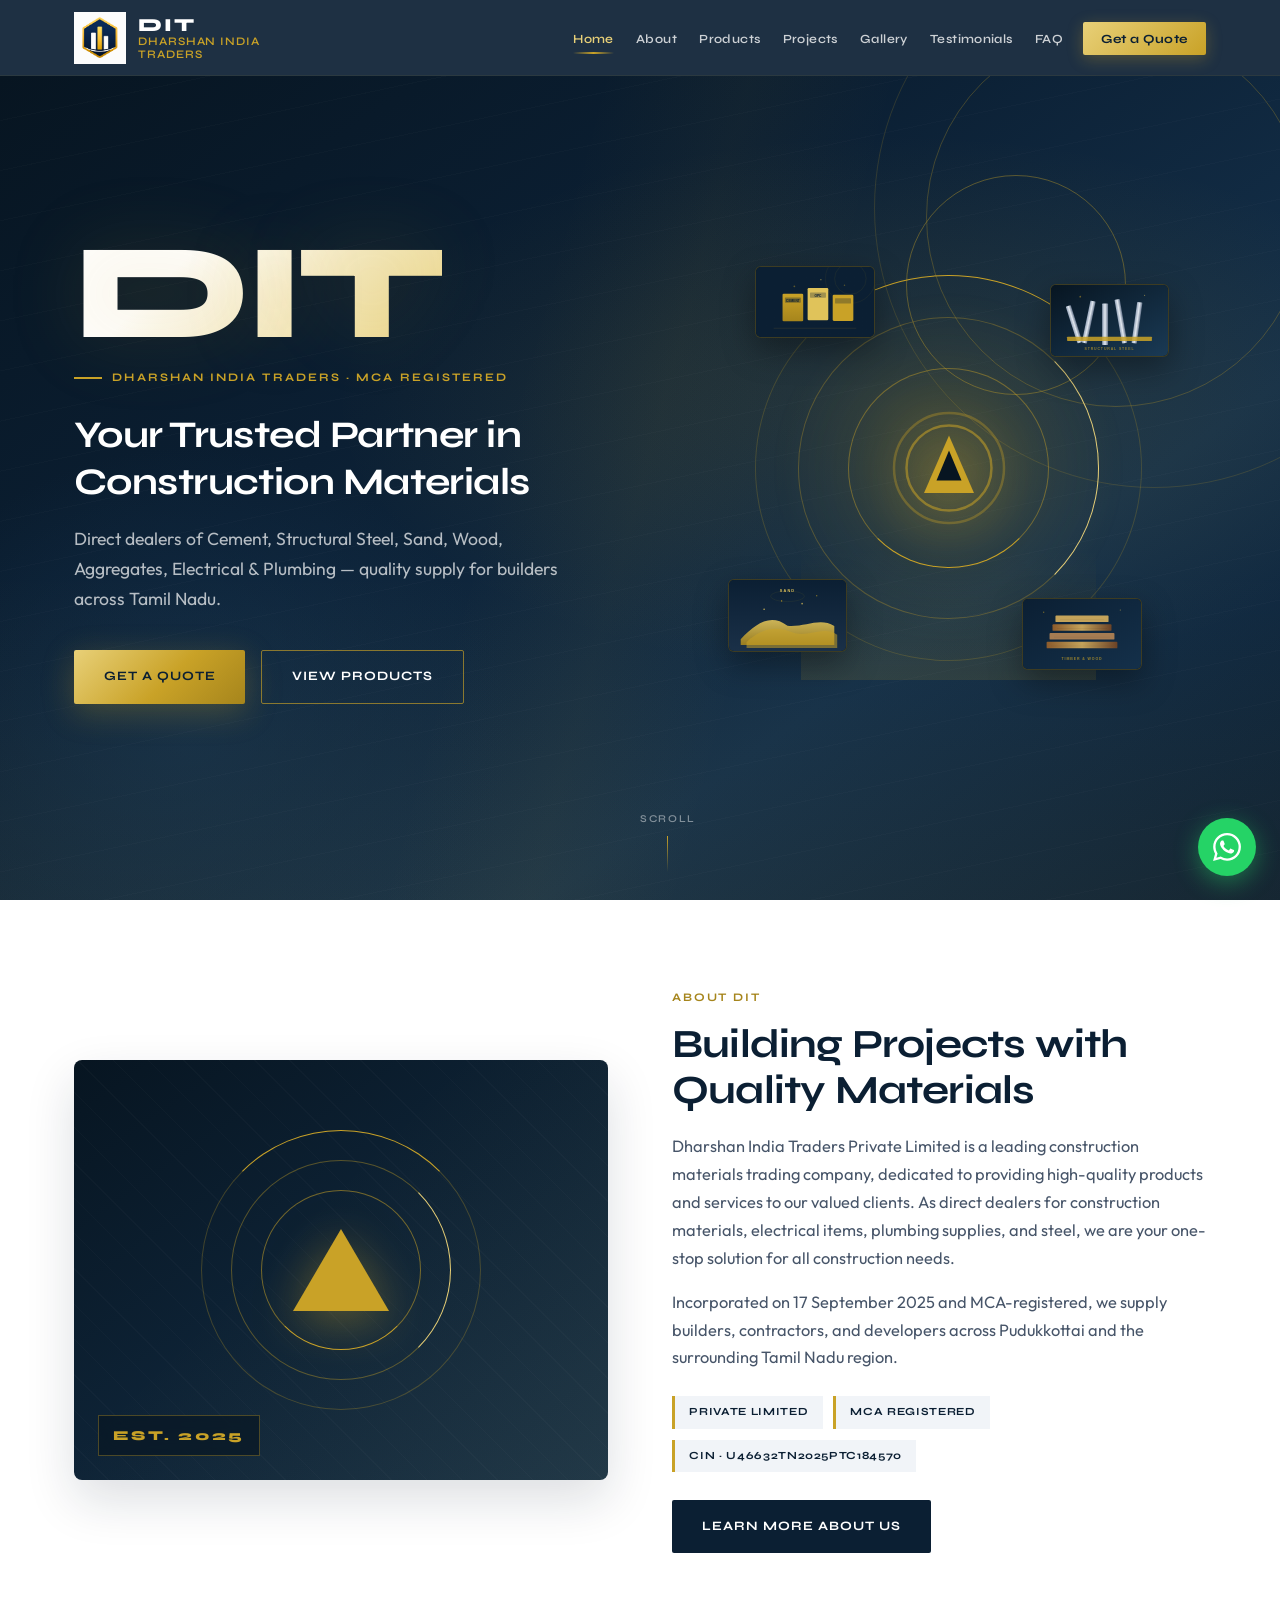
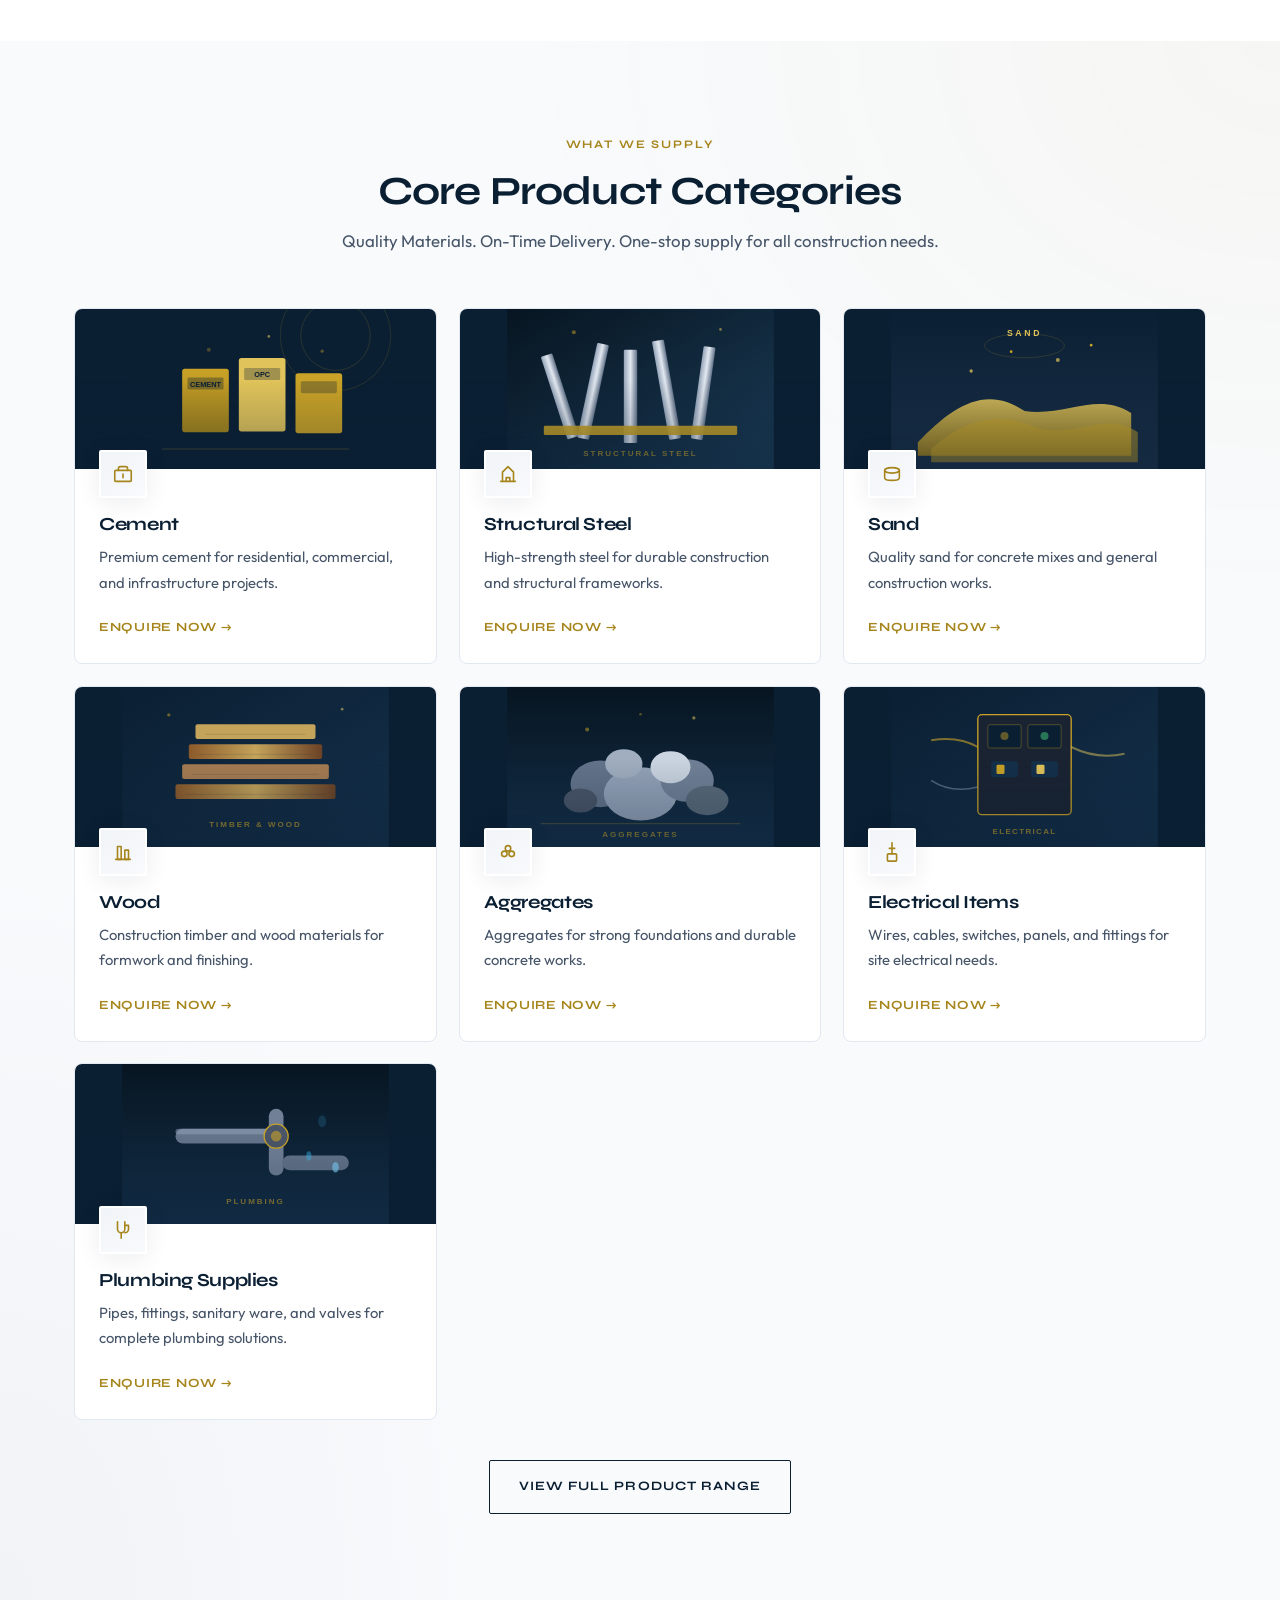
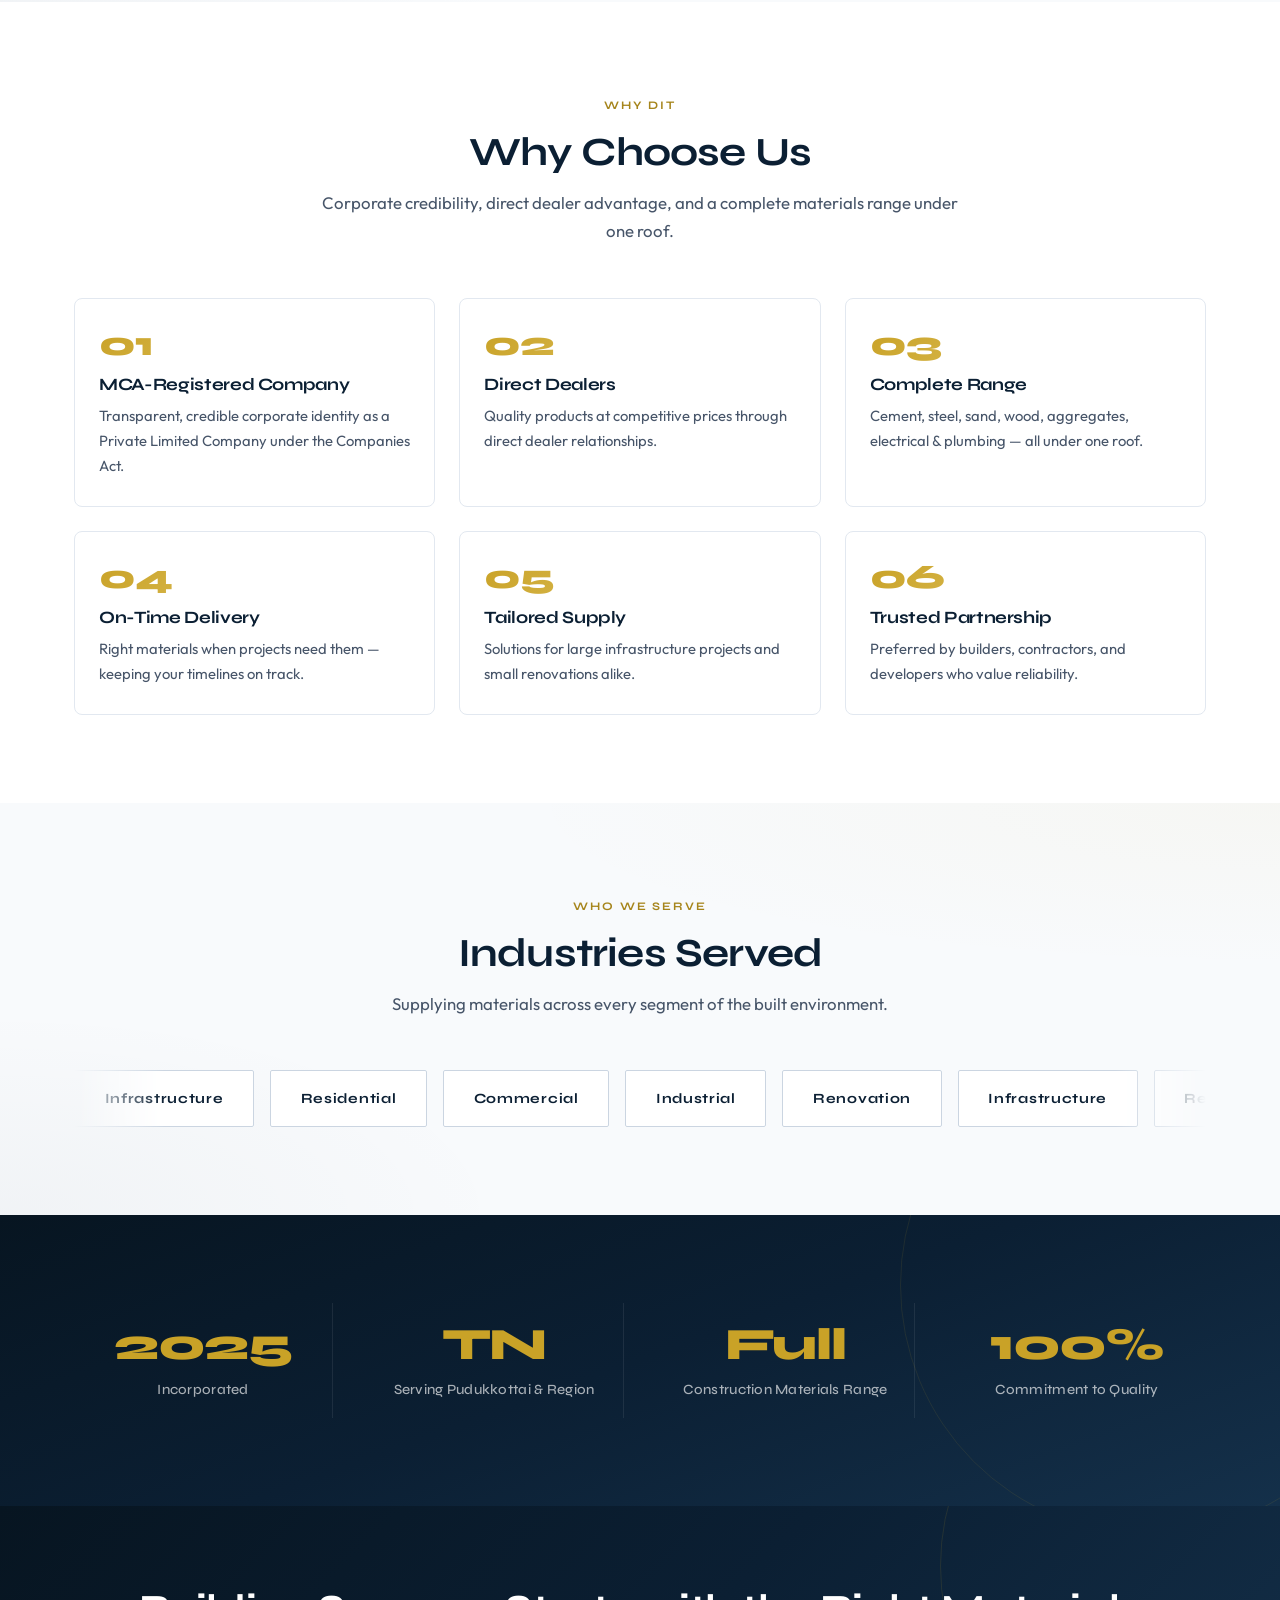
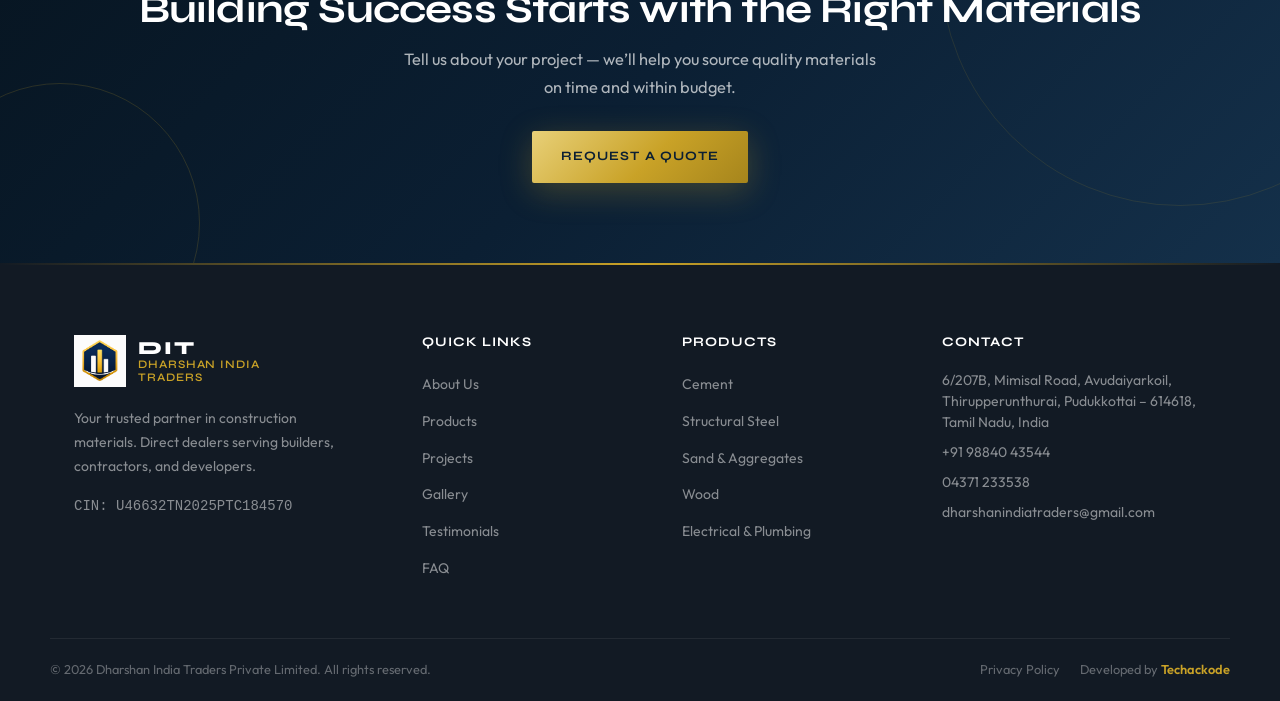
<file: index.html>
<!DOCTYPE html>
<html lang="en">
<head>
  <meta charset="UTF-8" />
  <meta name="viewport" content="width=device-width, initial-scale=1.0, viewport-fit=cover" />
  <meta name="description" content="Dharshan India Traders Private Limited — Your trusted partner in construction materials. Direct dealers of cement, structural steel, sand, wood, aggregates, electrical & plumbing supplies in Pudukkottai, Tamil Nadu." />
  <title>Dharshan India Traders | Construction Materials Trading</title>
  <link rel="preconnect" href="https://fonts.googleapis.com" />
  <link rel="preconnect" href="https://fonts.gstatic.com" crossorigin />
  <link href="https://fonts.googleapis.com/css2?family=Outfit:wght@400;500;600;700&family=Syne:wght@600;700;800&display=swap" rel="stylesheet" />
  <link rel="stylesheet" href="css/styles.css" />
  <link rel="icon" href="assets/logo.png" type="image/png" />
</head>
<body>
  <header class="site-header">
    <div class="container header-inner">
      <a href="index.html" class="logo" aria-label="Dharshan India Traders Home">
        <img src="assets/logo.png" alt="DIT logo" width="48" height="48" />
        <span class="logo-text">
          <span class="brand">DIT</span>
          <span class="tag">Dharshan India Traders</span>
        </span>
      </a>
      <button class="menu-toggle" aria-label="Toggle menu" type="button">
        <span></span><span></span><span></span>
      </button>
      <nav class="nav" aria-label="Main navigation">
        <ul class="nav-list">
          <li><a href="index.html" class="active">Home</a></li>
          <li><a href="about.html">About</a></li>
          <li><a href="products.html">Products</a></li>
          <li><a href="projects.html">Projects</a></li>
          <li><a href="gallery.html">Gallery</a></li>
          <li><a href="testimonials.html">Testimonials</a></li>
          <li><a href="faq.html">FAQ</a></li>
          <li><a href="contact.html" class="nav-cta">Get a Quote</a></li>
        </ul>
      </nav>
    </div>
  </header>

  <main>
    <!-- Hero -->
    <section class="home-hero">
      <div class="home-hero__bg" aria-hidden="true"></div>
      <div class="home-hero__mesh" aria-hidden="true"></div>
      <div class="home-hero__pattern" aria-hidden="true">
        <div class="ring"></div>
        <div class="ring"></div>
        <div class="ring"></div>
        <div class="beam"></div>
      </div>
      <div class="container home-hero__layout">
        <div class="home-hero__copy">
          <p class="hero-brand" aria-label="DIT"><span>DIT</span></p>
          <p class="hero-eyebrow">Dharshan India Traders · MCA Registered</p>
          <h1>Your Trusted Partner in Construction Materials</h1>
          <p class="hero-sub">Direct dealers of Cement, Structural Steel, Sand, Wood, Aggregates, Electrical &amp; Plumbing — quality supply for builders across Tamil Nadu.</p>
          <div class="btn-group">
            <a href="contact.html" class="btn btn-primary">Get a Quote</a>
            <a href="products.html" class="btn btn-outline">View Products</a>
          </div>
        </div>
        <div class="home-hero__visual" aria-hidden="true">
          <div class="hero-stage">
            <div class="hero-stage__glow"></div>
            <div class="hero-stage__rings">
              <span></span><span></span><span></span>
            </div>
            <div class="hero-stage__core">
              <svg class="hero-stage__mark" viewBox="0 0 96 96" fill="none">
                <circle cx="48" cy="48" r="44" stroke="currentColor" stroke-width="2" opacity=".35"/>
                <circle cx="48" cy="48" r="34" stroke="currentColor" stroke-width="2" opacity=".55"/>
                <path d="M48 22 L68 68 H28 Z" fill="currentColor"/>
                <path d="M48 34 L58 58 H38 Z" fill="#071521"/>
              </svg>
            </div>
            <div class="hero-stage__orbit">
              <div class="hero-chip hero-chip--1">
                <img src="assets/services/cement.svg" alt="" width="120" height="72" />
              </div>
              <div class="hero-chip hero-chip--2">
                <img src="assets/services/steel.svg" alt="" width="120" height="72" />
              </div>
              <div class="hero-chip hero-chip--3">
                <img src="assets/services/sand.svg" alt="" width="120" height="72" />
              </div>
              <div class="hero-chip hero-chip--4">
                <img src="assets/services/wood.svg" alt="" width="120" height="72" />
              </div>
            </div>
            <div class="hero-stage__beam"></div>
          </div>
        </div>
      </div>
      <div class="hero-scroll" aria-hidden="true">
        <span>Scroll</span>
        <span class="hero-scroll__line"></span>
      </div>
    </section>

    <!-- About snippet -->
    <section class="section">
      <div class="container about-grid">
        <div class="about-visual reveal" aria-hidden="true">
          <div class="rings"><span></span><span></span><span></span></div>
          <div class="mark"></div>
          <span class="dit-badge">EST. 2025</span>
        </div>
        <div class="about-content reveal">
          <span class="eyebrow">About DIT</span>
          <h2>Building Projects with Quality Materials</h2>
          <p>Dharshan India Traders Private Limited is a leading construction materials trading company, dedicated to providing high-quality products and services to our valued clients. As direct dealers for construction materials, electrical items, plumbing supplies, and steel, we are your one-stop solution for all construction needs.</p>
          <p>Incorporated on 17 September 2025 and MCA-registered, we supply builders, contractors, and developers across Pudukkottai and the surrounding Tamil Nadu region.</p>
          <div class="cred-badges">
            <span class="cred-badge">Private Limited</span>
            <span class="cred-badge">MCA Registered</span>
            <span class="cred-badge">CIN · U46632TN2025PTC184570</span>
          </div>
          <a href="about.html" class="btn btn-dark">Learn More About Us</a>
        </div>
      </div>
    </section>

    <!-- Products -->
    <section class="section section-grey">
      <div class="container">
        <div class="section-header reveal">
          <span class="eyebrow">What We Supply</span>
          <h2>Core Product Categories</h2>
          <p>Quality Materials. On-Time Delivery. One-stop supply for all construction needs.</p>
        </div>
        <div class="products-grid">
          <article class="product-card reveal reveal-delay-1">
            <div class="product-card__media">
              <object data="assets/services/cement.svg" type="image/svg+xml" aria-label="Cement bags"></object>
              <span class="product-card__shine" aria-hidden="true"></span>
            </div>
            <div class="product-card__body">
              <div class="product-card__icon" aria-hidden="true">
                <svg viewBox="0 0 24 24"><rect x="3" y="8" width="18" height="12" rx="1"/><path d="M7 8V6a2 2 0 0 1 2-2h6a2 2 0 0 1 2 2v2"/><path d="M12 12v4"/></svg>
              </div>
              <h3>Cement</h3>
              <p>Premium cement for residential, commercial, and infrastructure projects.</p>
              <a href="contact.html?product=Cement" class="link">Enquire Now →</a>
            </div>
          </article>
          <article class="product-card reveal reveal-delay-2">
            <div class="product-card__media">
              <object data="assets/services/steel.svg" type="image/svg+xml" aria-label="Structural steel"></object>
              <span class="product-card__shine" aria-hidden="true"></span>
            </div>
            <div class="product-card__body">
              <div class="product-card__icon" aria-hidden="true">
                <svg viewBox="0 0 24 24"><path d="M4 20h16"/><path d="M6 20V10l6-6 6 6v10"/><path d="M10 20v-4h4v4"/></svg>
              </div>
              <h3>Structural Steel</h3>
              <p>High-strength steel for durable construction and structural frameworks.</p>
              <a href="contact.html?product=Structural%20Steel" class="link">Enquire Now →</a>
            </div>
          </article>
          <article class="product-card reveal reveal-delay-3">
            <div class="product-card__media">
              <object data="assets/services/sand.svg" type="image/svg+xml" aria-label="Construction sand"></object>
              <span class="product-card__shine" aria-hidden="true"></span>
            </div>
            <div class="product-card__body">
              <div class="product-card__icon" aria-hidden="true">
                <svg viewBox="0 0 24 24"><ellipse cx="12" cy="8" rx="8" ry="3"/><path d="M4 8v8c0 1.7 3.6 3 8 3s8-1.3 8-3V8"/></svg>
              </div>
              <h3>Sand</h3>
              <p>Quality sand for concrete mixes and general construction works.</p>
              <a href="contact.html?product=Sand" class="link">Enquire Now →</a>
            </div>
          </article>
          <article class="product-card reveal reveal-delay-4">
            <div class="product-card__media">
              <object data="assets/services/wood.svg" type="image/svg+xml" aria-label="Construction timber"></object>
              <span class="product-card__shine" aria-hidden="true"></span>
            </div>
            <div class="product-card__body">
              <div class="product-card__icon" aria-hidden="true">
                <svg viewBox="0 0 24 24"><path d="M4 20h16"/><rect x="6" y="6" width="4" height="14"/><rect x="14" y="10" width="4" height="10"/></svg>
              </div>
              <h3>Wood</h3>
              <p>Construction timber and wood materials for formwork and finishing.</p>
              <a href="contact.html?product=Wood" class="link">Enquire Now →</a>
            </div>
          </article>
          <article class="product-card reveal reveal-delay-5">
            <div class="product-card__media">
              <object data="assets/services/aggregates.svg" type="image/svg+xml" aria-label="Aggregates"></object>
              <span class="product-card__shine" aria-hidden="true"></span>
            </div>
            <div class="product-card__body">
              <div class="product-card__icon" aria-hidden="true">
                <svg viewBox="0 0 24 24"><circle cx="8" cy="14" r="3"/><circle cx="16" cy="14" r="3"/><circle cx="12" cy="8" r="3"/></svg>
              </div>
              <h3>Aggregates</h3>
              <p>Aggregates for strong foundations and durable concrete works.</p>
              <a href="contact.html?product=Aggregates" class="link">Enquire Now →</a>
            </div>
          </article>
          <article class="product-card reveal reveal-delay-6">
            <div class="product-card__media">
              <object data="assets/services/electrical.svg" type="image/svg+xml" aria-label="Electrical supplies"></object>
              <span class="product-card__shine" aria-hidden="true"></span>
            </div>
            <div class="product-card__body">
              <div class="product-card__icon" aria-hidden="true">
                <svg viewBox="0 0 24 24"><path d="M12 2v6"/><path d="M9 8h6"/><rect x="7" y="14" width="10" height="8" rx="1"/><path d="M12 8v6"/></svg>
              </div>
              <h3>Electrical Items</h3>
              <p>Wires, cables, switches, panels, and fittings for site electrical needs.</p>
              <a href="contact.html?product=Electrical" class="link">Enquire Now →</a>
            </div>
          </article>
          <article class="product-card reveal">
            <div class="product-card__media">
              <object data="assets/services/plumbing.svg" type="image/svg+xml" aria-label="Plumbing supplies"></object>
              <span class="product-card__shine" aria-hidden="true"></span>
            </div>
            <div class="product-card__body">
              <div class="product-card__icon" aria-hidden="true">
                <svg viewBox="0 0 24 24"><path d="M6 3v8a4 4 0 0 0 8 0V3"/><path d="M14 7h4v4a4 4 0 0 1-4 4"/><path d="M10 21v-6"/></svg>
              </div>
              <h3>Plumbing Supplies</h3>
              <p>Pipes, fittings, sanitary ware, and valves for complete plumbing solutions.</p>
              <a href="contact.html?product=Plumbing" class="link">Enquire Now →</a>
            </div>
          </article>
        </div>
        <div style="text-align:center;margin-top:2.5rem" class="reveal">
          <a href="products.html" class="btn btn-outline-dark">View Full Product Range</a>
        </div>
      </div>
    </section>

    <!-- Why Choose Us -->
    <section class="section">
      <div class="container">
        <div class="section-header reveal">
          <span class="eyebrow">Why DIT</span>
          <h2>Why Choose Us</h2>
          <p>Corporate credibility, direct dealer advantage, and a complete materials range under one roof.</p>
        </div>
        <div class="features-grid">
          <div class="feature-item reveal reveal-delay-1">
            <div class="feature-num">01</div>
            <h3>MCA-Registered Company</h3>
            <p>Transparent, credible corporate identity as a Private Limited Company under the Companies Act.</p>
          </div>
          <div class="feature-item reveal reveal-delay-2">
            <div class="feature-num">02</div>
            <h3>Direct Dealers</h3>
            <p>Quality products at competitive prices through direct dealer relationships.</p>
          </div>
          <div class="feature-item reveal reveal-delay-3">
            <div class="feature-num">03</div>
            <h3>Complete Range</h3>
            <p>Cement, steel, sand, wood, aggregates, electrical &amp; plumbing — all under one roof.</p>
          </div>
          <div class="feature-item reveal reveal-delay-4">
            <div class="feature-num">04</div>
            <h3>On-Time Delivery</h3>
            <p>Right materials when projects need them — keeping your timelines on track.</p>
          </div>
          <div class="feature-item reveal reveal-delay-5">
            <div class="feature-num">05</div>
            <h3>Tailored Supply</h3>
            <p>Solutions for large infrastructure projects and small renovations alike.</p>
          </div>
          <div class="feature-item reveal reveal-delay-6">
            <div class="feature-num">06</div>
            <h3>Trusted Partnership</h3>
            <p>Preferred by builders, contractors, and developers who value reliability.</p>
          </div>
        </div>
      </div>
    </section>

    <!-- Industries -->
    <section class="section section-grey">
      <div class="container">
        <div class="section-header reveal">
          <span class="eyebrow">Who We Serve</span>
          <h2>Industries Served</h2>
          <p>Supplying materials across every segment of the built environment.</p>
        </div>
        <div class="industries-wrap reveal">
          <div class="industries-row" aria-label="Industries served">
            <span class="industry-tag">Infrastructure</span>
            <span class="industry-tag">Residential</span>
            <span class="industry-tag">Commercial</span>
            <span class="industry-tag">Industrial</span>
            <span class="industry-tag">Renovation</span>
            <span class="industry-tag">Infrastructure</span>
            <span class="industry-tag">Residential</span>
            <span class="industry-tag">Commercial</span>
            <span class="industry-tag">Industrial</span>
            <span class="industry-tag">Renovation</span>
          </div>
        </div>
      </div>
    </section>

    <!-- Stats -->
    <section class="section section-navy">
      <div class="container">
        <div class="stats-grid">
          <div class="stat-item reveal">
            <div class="stat-value">2025</div>
            <div class="stat-label">Incorporated</div>
          </div>
          <div class="stat-item reveal">
            <div class="stat-value">TN</div>
            <div class="stat-label">Serving Pudukkottai &amp; Region</div>
          </div>
          <div class="stat-item reveal">
            <div class="stat-value">Full</div>
            <div class="stat-label">Construction Materials Range</div>
          </div>
          <div class="stat-item reveal">
            <div class="stat-value">100%</div>
            <div class="stat-label">Commitment to Quality</div>
          </div>
        </div>
      </div>
    </section>

    <!-- CTA -->
    <section class="cta-banner">
      <div class="container reveal">
        <h2>Building Success Starts with the Right Materials</h2>
        <p>Tell us about your project — we’ll help you source quality materials on time and within budget.</p>
        <a href="contact.html" class="btn btn-primary">Request a Quote</a>
      </div>
    </section>
  </main>

  <footer class="site-footer">
    <div class="container footer-grid">
      <div class="footer-brand">
        <a href="index.html" class="logo">
          <img src="assets/logo.png" alt="" width="48" height="48" />
          <span class="logo-text">
            <span class="brand">DIT</span>
            <span class="tag">Dharshan India Traders</span>
          </span>
        </a>
        <p>Your trusted partner in construction materials. Direct dealers serving builders, contractors, and developers.</p>
        <p class="footer-cin">CIN: U46632TN2025PTC184570</p>
      </div>
      <div class="footer-col">
        <h4>Quick Links</h4>
        <ul>
          <li><a href="about.html">About Us</a></li>
          <li><a href="products.html">Products</a></li>
          <li><a href="projects.html">Projects</a></li>
          <li><a href="gallery.html">Gallery</a></li>
          <li><a href="testimonials.html">Testimonials</a></li>
          <li><a href="faq.html">FAQ</a></li>
        </ul>
      </div>
      <div class="footer-col">
        <h4>Products</h4>
        <ul>
          <li><a href="products.html">Cement</a></li>
          <li><a href="products.html">Structural Steel</a></li>
          <li><a href="products.html">Sand &amp; Aggregates</a></li>
          <li><a href="products.html">Wood</a></li>
          <li><a href="products.html">Electrical &amp; Plumbing</a></li>
        </ul>
      </div>
      <div class="footer-col footer-contact">
        <h4>Contact</h4>
        <ul>
          <li>6/207B, Mimisal Road, Avudaiyarkoil,<br />Thirupperunthurai, Pudukkottai – 614618,<br />Tamil Nadu, India</li>
          <li><a href="tel:+919884043544">+91 98840 43544</a></li>
          <li><a href="tel:+914371233538">04371 233538</a></li>
          <li><a href="mailto:dharshanindiatraders@gmail.com">dharshanindiatraders@gmail.com</a></li>
        </ul>
      </div>
    </div>
    <div class="container footer-bottom">
      <span>© 2026 Dharshan India Traders Private Limited. All rights reserved.</span>
      <div class="footer-bottom-links">
        <a href="privacy-policy.html">Privacy Policy</a>
        <span class="footer-dev">Developed by <a href="https://techackode.com" target="_blank" rel="noopener noreferrer">Techackode</a></span>
      </div>
    </div>
  </footer>

  <a href="https://wa.me/919884043544" class="whatsapp-float" target="_blank" rel="noopener noreferrer" aria-label="Chat on WhatsApp">
    <svg viewBox="0 0 24 24" aria-hidden="true"><path d="M17.472 14.382c-.297-.149-1.758-.867-2.03-.967-.273-.099-.471-.148-.67.15-.197.297-.767.966-.94 1.164-.173.199-.347.223-.644.075-.297-.15-1.255-.463-2.39-1.475-.883-.788-1.48-1.761-1.653-2.059-.173-.297-.018-.458.13-.606.134-.133.298-.347.446-.52.149-.174.198-.298.298-.497.099-.198.05-.371-.025-.52-.075-.149-.669-1.612-.916-2.207-.242-.579-.487-.5-.669-.51-.173-.008-.371-.01-.57-.01-.198 0-.52.074-.792.372-.272.297-1.04 1.016-1.04 2.479 0 1.462 1.065 2.875 1.213 3.074.149.198 2.096 3.2 5.077 4.487.709.306 1.262.489 1.694.625.712.227 1.36.195 1.871.118.571-.085 1.758-.719 2.006-1.413.248-.694.248-1.289.173-1.413-.074-.124-.272-.198-.57-.347m-5.421 7.403h-.004a9.87 9.87 0 01-5.031-1.378l-.361-.214-3.741.982.998-3.648-.235-.374a9.86 9.86 0 01-1.51-5.26c.001-5.45 4.436-9.884 9.888-9.884 2.64 0 5.122 1.03 6.988 2.898a9.825 9.825 0 012.893 6.994c-.003 5.45-4.435 9.884-9.885 9.884m8.413-18.297A11.815 11.815 0 0012.05 0C5.495 0 .16 5.335.157 11.892c0 2.096.547 4.142 1.588 5.945L.057 24l6.305-1.654a11.882 11.882 0 005.683 1.448h.005c6.554 0 11.89-5.335 11.893-11.893a11.821 11.821 0 00-3.48-8.413z"/></svg>
  </a>

  <script src="js/main.js"></script>
</body>
</html>
</file>
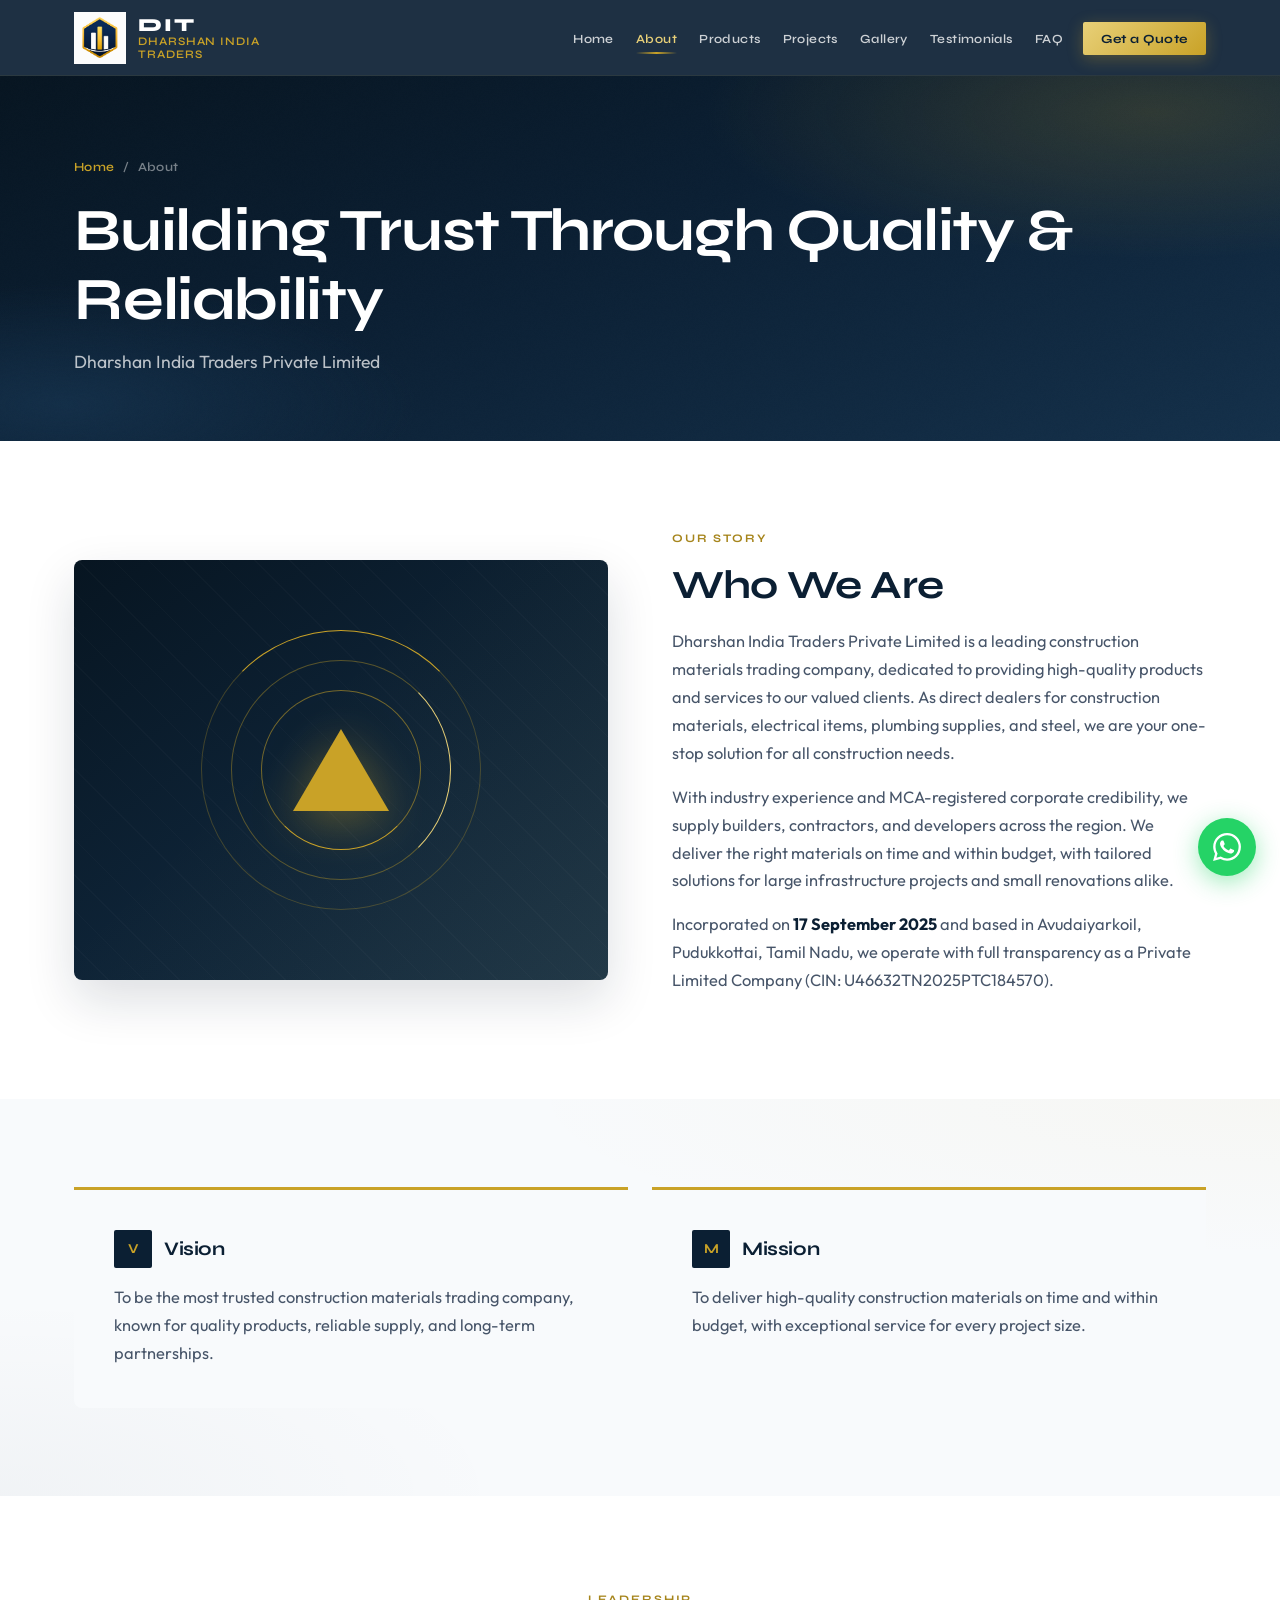
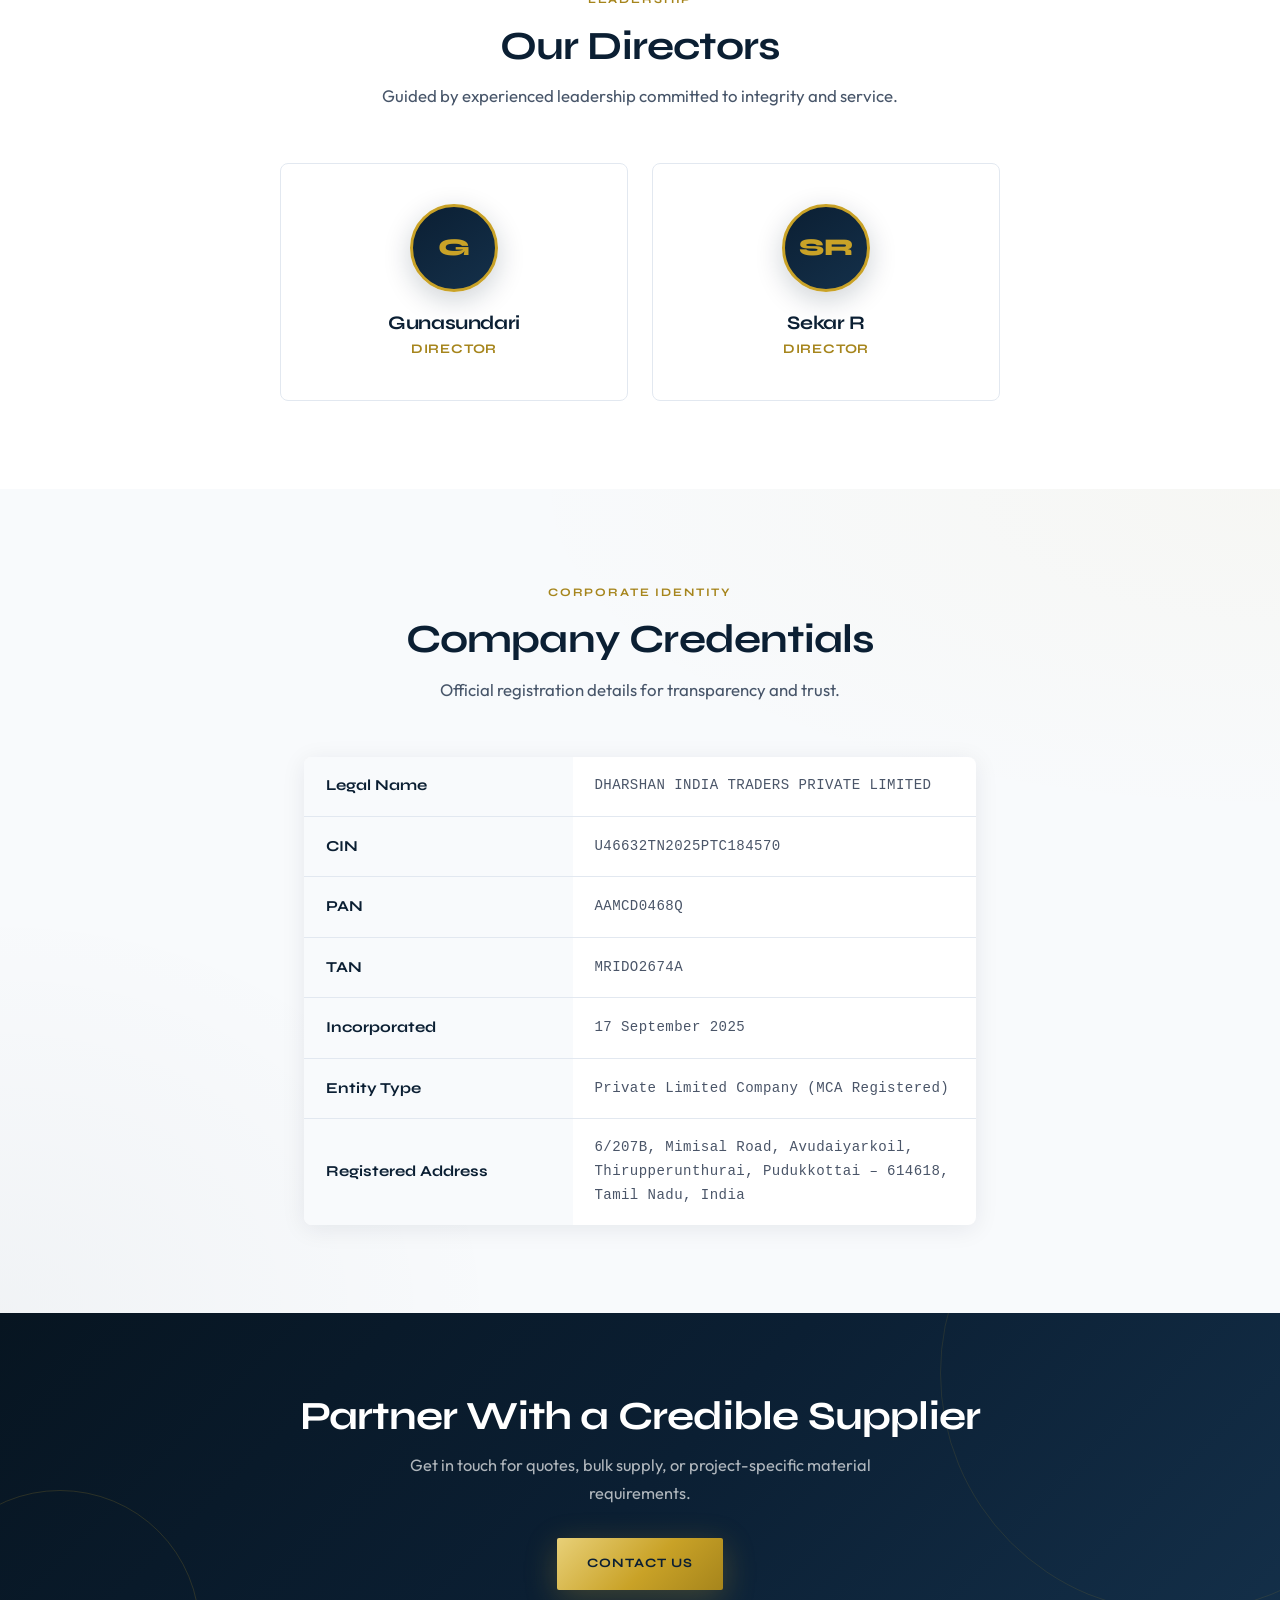
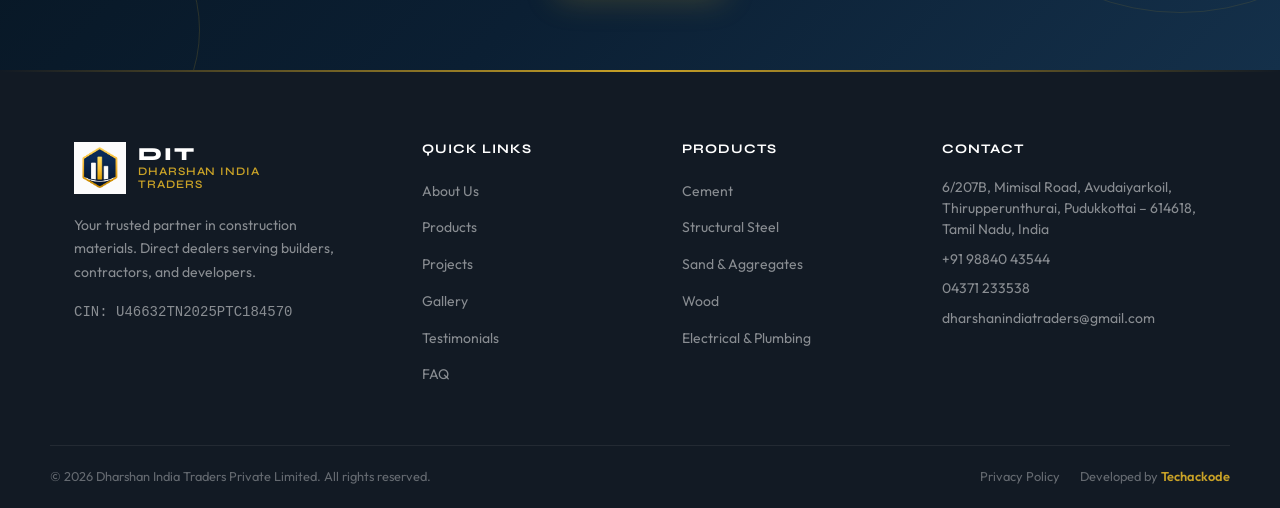
<file: about.html>
<!DOCTYPE html>
<html lang="en">
<head>
  <meta charset="UTF-8" />
  <meta name="viewport" content="width=device-width, initial-scale=1.0, viewport-fit=cover" />
  <meta name="description" content="About Dharshan India Traders Private Limited — MCA-registered construction materials trading company based in Avudaiyarkoil, Pudukkottai, Tamil Nadu. CIN U46632TN2025PTC184570." />
  <title>About Us | Dharshan India Traders</title>
  <link rel="preconnect" href="https://fonts.googleapis.com" />
  <link rel="preconnect" href="https://fonts.gstatic.com" crossorigin />
  <link href="https://fonts.googleapis.com/css2?family=Outfit:wght@400;500;600;700&family=Syne:wght@600;700;800&display=swap" rel="stylesheet" />
  <link rel="stylesheet" href="css/styles.css" />
  <link rel="icon" href="assets/logo.png" type="image/png" />
</head>
<body>
  <header class="site-header">
    <div class="container header-inner">
      <a href="index.html" class="logo" aria-label="Dharshan India Traders Home">
        <img src="assets/logo.png" alt="DIT logo" width="48" height="48" />
        <span class="logo-text">
          <span class="brand">DIT</span>
          <span class="tag">Dharshan India Traders</span>
        </span>
      </a>
      <button class="menu-toggle" aria-label="Toggle menu" type="button">
        <span></span><span></span><span></span>
      </button>
      <nav class="nav" aria-label="Main navigation">
        <ul class="nav-list">
          <li><a href="index.html">Home</a></li>
          <li><a href="about.html" class="active">About</a></li>
          <li><a href="products.html">Products</a></li>
          <li><a href="projects.html">Projects</a></li>
          <li><a href="gallery.html">Gallery</a></li>
          <li><a href="testimonials.html">Testimonials</a></li>
          <li><a href="faq.html">FAQ</a></li>
          <li><a href="contact.html" class="nav-cta">Get a Quote</a></li>
        </ul>
      </nav>
    </div>
  </header>

  <main>
    <section class="page-hero">
      <div class="container">
        <nav class="breadcrumb" aria-label="Breadcrumb">
          <a href="index.html">Home</a> <span>/</span> <span>About</span>
        </nav>
        <h1>Building Trust Through Quality &amp; Reliability</h1>
        <p class="subtitle">Dharshan India Traders Private Limited</p>
      </div>
    </section>

    <section class="section">
      <div class="container">
        <div class="about-grid">
          <div class="about-visual reveal" aria-hidden="true">
            <div class="rings"><span></span><span></span><span></span></div>
            <div class="mark"></div>
          </div>
          <div class="about-content reveal">
            <span class="eyebrow">Our Story</span>
            <h2>Who We Are</h2>
            <p>Dharshan India Traders Private Limited is a leading construction materials trading company, dedicated to providing high-quality products and services to our valued clients. As direct dealers for construction materials, electrical items, plumbing supplies, and steel, we are your one-stop solution for all construction needs.</p>
            <p>With industry experience and MCA-registered corporate credibility, we supply builders, contractors, and developers across the region. We deliver the right materials on time and within budget, with tailored solutions for large infrastructure projects and small renovations alike.</p>
            <p>Incorporated on <strong style="color:var(--navy)">17 September 2025</strong> and based in Avudaiyarkoil, Pudukkottai, Tamil Nadu, we operate with full transparency as a Private Limited Company (CIN: U46632TN2025PTC184570).</p>
          </div>
        </div>
      </div>
    </section>

    <section class="section section-grey">
      <div class="container">
        <div class="vm-grid">
          <div class="vm-card reveal">
            <h3><span class="icon">V</span> Vision</h3>
            <p>To be the most trusted construction materials trading company, known for quality products, reliable supply, and long-term partnerships.</p>
          </div>
          <div class="vm-card reveal">
            <h3><span class="icon">M</span> Mission</h3>
            <p>To deliver high-quality construction materials on time and within budget, with exceptional service for every project size.</p>
          </div>
        </div>
      </div>
    </section>

    <section class="section">
      <div class="container">
        <div class="section-header reveal">
          <span class="eyebrow">Leadership</span>
          <h2>Our Directors</h2>
          <p>Guided by experienced leadership committed to integrity and service.</p>
        </div>
        <div class="leaders-grid">
          <div class="leader-card reveal">
            <div class="leader-avatar">G</div>
            <h3>Gunasundari</h3>
            <p class="role">Director</p>
          </div>
          <div class="leader-card reveal">
            <div class="leader-avatar">SR</div>
            <h3>Sekar R</h3>
            <p class="role">Director</p>
          </div>
        </div>
      </div>
    </section>

    <section class="section section-grey">
      <div class="container" style="max-width:720px">
        <div class="section-header reveal">
          <span class="eyebrow">Corporate Identity</span>
          <h2>Company Credentials</h2>
          <p>Official registration details for transparency and trust.</p>
        </div>
        <table class="cred-table reveal">
          <tbody>
            <tr><td>Legal Name</td><td>DHARSHAN INDIA TRADERS PRIVATE LIMITED</td></tr>
            <tr><td>CIN</td><td>U46632TN2025PTC184570</td></tr>
            <tr><td>PAN</td><td>AAMCD0468Q</td></tr>
            <tr><td>TAN</td><td>MRIDO2674A</td></tr>
            <tr><td>Incorporated</td><td>17 September 2025</td></tr>
            <tr><td>Entity Type</td><td>Private Limited Company (MCA Registered)</td></tr>
            <tr><td>Registered Address</td><td>6/207B, Mimisal Road, Avudaiyarkoil, Thirupperunthurai, Pudukkottai – 614618, Tamil Nadu, India</td></tr>
          </tbody>
        </table>
      </div>
    </section>

    <section class="cta-banner">
      <div class="container reveal">
        <h2>Partner With a Credible Supplier</h2>
        <p>Get in touch for quotes, bulk supply, or project-specific material requirements.</p>
        <a href="contact.html" class="btn btn-primary">Contact Us</a>
      </div>
    </section>
  </main>

  <footer class="site-footer">
    <div class="container footer-grid">
      <div class="footer-brand">
        <a href="index.html" class="logo">
          <img src="assets/logo.png" alt="" width="48" height="48" />
          <span class="logo-text">
            <span class="brand">DIT</span>
            <span class="tag">Dharshan India Traders</span>
          </span>
        </a>
        <p>Your trusted partner in construction materials. Direct dealers serving builders, contractors, and developers.</p>
        <p class="footer-cin">CIN: U46632TN2025PTC184570</p>
      </div>
      <div class="footer-col">
        <h4>Quick Links</h4>
        <ul>
          <li><a href="about.html">About Us</a></li>
          <li><a href="products.html">Products</a></li>
          <li><a href="projects.html">Projects</a></li>
          <li><a href="gallery.html">Gallery</a></li>
          <li><a href="testimonials.html">Testimonials</a></li>
          <li><a href="faq.html">FAQ</a></li>
        </ul>
      </div>
      <div class="footer-col">
        <h4>Products</h4>
        <ul>
          <li><a href="products.html">Cement</a></li>
          <li><a href="products.html">Structural Steel</a></li>
          <li><a href="products.html">Sand &amp; Aggregates</a></li>
          <li><a href="products.html">Wood</a></li>
          <li><a href="products.html">Electrical &amp; Plumbing</a></li>
        </ul>
      </div>
      <div class="footer-col footer-contact">
        <h4>Contact</h4>
        <ul>
          <li>6/207B, Mimisal Road, Avudaiyarkoil,<br />Thirupperunthurai, Pudukkottai – 614618,<br />Tamil Nadu, India</li>
          <li><a href="tel:+919884043544">+91 98840 43544</a></li>
          <li><a href="tel:+914371233538">04371 233538</a></li>
          <li><a href="mailto:dharshanindiatraders@gmail.com">dharshanindiatraders@gmail.com</a></li>
        </ul>
      </div>
    </div>
    <div class="container footer-bottom">
      <span>© 2026 Dharshan India Traders Private Limited. All rights reserved.</span>
      <div class="footer-bottom-links">
        <a href="privacy-policy.html">Privacy Policy</a>
        <span class="footer-dev">Developed by <a href="https://techackode.com" target="_blank" rel="noopener noreferrer">Techackode</a></span>
      </div>
    </div>
  </footer>

  <a href="https://wa.me/919884043544" class="whatsapp-float" target="_blank" rel="noopener noreferrer" aria-label="Chat on WhatsApp">
    <svg viewBox="0 0 24 24" aria-hidden="true"><path d="M17.472 14.382c-.297-.149-1.758-.867-2.03-.967-.273-.099-.471-.148-.67.15-.197.297-.767.966-.94 1.164-.173.199-.347.223-.644.075-.297-.15-1.255-.463-2.39-1.475-.883-.788-1.48-1.761-1.653-2.059-.173-.297-.018-.458.13-.606.134-.133.298-.347.446-.52.149-.174.198-.298.298-.497.099-.198.05-.371-.025-.52-.075-.149-.669-1.612-.916-2.207-.242-.579-.487-.5-.669-.51-.173-.008-.371-.01-.57-.01-.198 0-.52.074-.792.372-.272.297-1.04 1.016-1.04 2.479 0 1.462 1.065 2.875 1.213 3.074.149.198 2.096 3.2 5.077 4.487.709.306 1.262.489 1.694.625.712.227 1.36.195 1.871.118.571-.085 1.758-.719 2.006-1.413.248-.694.248-1.289.173-1.413-.074-.124-.272-.198-.57-.347m-5.421 7.403h-.004a9.87 9.87 0 01-5.031-1.378l-.361-.214-3.741.982.998-3.648-.235-.374a9.86 9.86 0 01-1.51-5.26c.001-5.45 4.436-9.884 9.888-9.884 2.64 0 5.122 1.03 6.988 2.898a9.825 9.825 0 012.893 6.994c-.003 5.45-4.435 9.884-9.885 9.884m8.413-18.297A11.815 11.815 0 0012.05 0C5.495 0 .16 5.335.157 11.892c0 2.096.547 4.142 1.588 5.945L.057 24l6.305-1.654a11.882 11.882 0 005.683 1.448h.005c6.554 0 11.89-5.335 11.893-11.893a11.821 11.821 0 00-3.48-8.413z"/></svg>
  </a>
  <script src="js/main.js"></script>
</body>
</html>
</file>
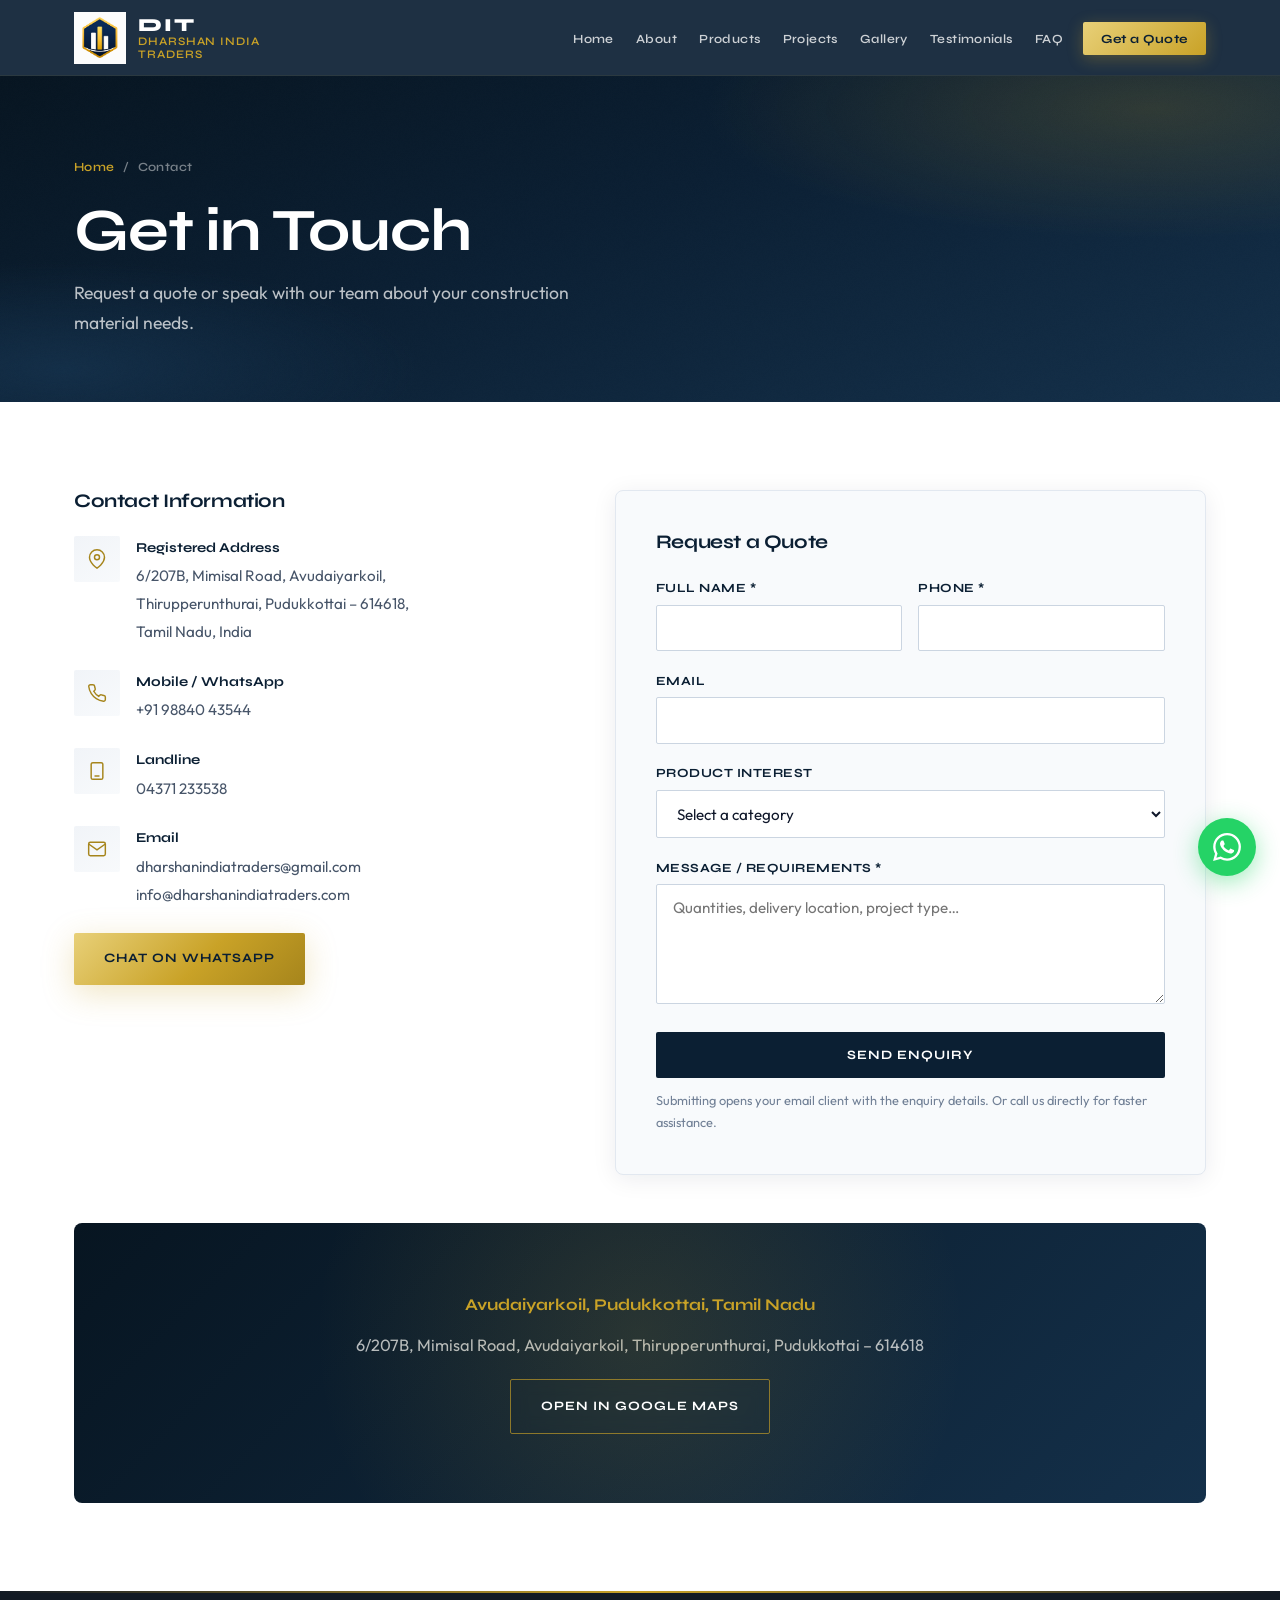
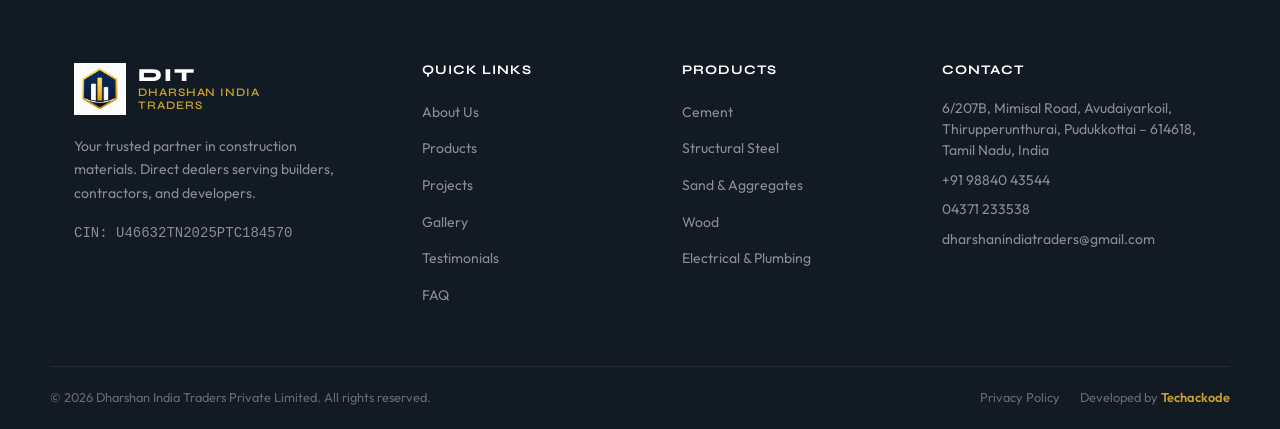
<file: contact.html>
<!DOCTYPE html>
<html lang="en">
<head>
  <meta charset="UTF-8" />
  <meta name="viewport" content="width=device-width, initial-scale=1.0, viewport-fit=cover" />
  <meta name="description" content="Contact Dharshan India Traders Private Limited for construction materials quotes. Avudaiyarkoil, Pudukkottai. Call +91 98840 43544 or email dharshanindiatraders@gmail.com." />
  <title>Contact &amp; Get a Quote | Dharshan India Traders</title>
  <link rel="preconnect" href="https://fonts.googleapis.com" />
  <link rel="preconnect" href="https://fonts.gstatic.com" crossorigin />
  <link href="https://fonts.googleapis.com/css2?family=Outfit:wght@400;500;600;700&family=Syne:wght@600;700;800&display=swap" rel="stylesheet" />
  <link rel="stylesheet" href="css/styles.css" />
  <link rel="icon" href="assets/logo.png" type="image/png" />
</head>
<body>
  <header class="site-header">
    <div class="container header-inner">
      <a href="index.html" class="logo" aria-label="Dharshan India Traders Home">
        <img src="assets/logo.png" alt="DIT logo" width="48" height="48" />
        <span class="logo-text">
          <span class="brand">DIT</span>
          <span class="tag">Dharshan India Traders</span>
        </span>
      </a>
      <button class="menu-toggle" aria-label="Toggle menu" type="button">
        <span></span><span></span><span></span>
      </button>
      <nav class="nav" aria-label="Main navigation">
        <ul class="nav-list">
          <li><a href="index.html">Home</a></li>
          <li><a href="about.html">About</a></li>
          <li><a href="products.html">Products</a></li>
          <li><a href="projects.html">Projects</a></li>
          <li><a href="gallery.html">Gallery</a></li>
          <li><a href="testimonials.html">Testimonials</a></li>
          <li><a href="faq.html">FAQ</a></li>
          <li><a href="contact.html" class="nav-cta active">Get a Quote</a></li>
        </ul>
      </nav>
    </div>
  </header>

  <main>
    <section class="page-hero">
      <div class="container">
        <nav class="breadcrumb" aria-label="Breadcrumb">
          <a href="index.html">Home</a> <span>/</span> <span>Contact</span>
        </nav>
        <h1>Get in Touch</h1>
        <p class="subtitle">Request a quote or speak with our team about your construction material needs.</p>
      </div>
    </section>

    <section class="section">
      <div class="container">
        <div class="contact-grid">
          <div class="contact-info reveal">
            <h3>Contact Information</h3>
            <div class="contact-detail">
              <div class="contact-detail__icon" aria-hidden="true">
                <svg viewBox="0 0 24 24"><path d="M21 10c0 7-9 13-9 13s-9-6-9-13a9 9 0 0 1 18 0z"/><circle cx="12" cy="10" r="3"/></svg>
              </div>
              <div class="contact-detail__text">
                <strong>Registered Address</strong>
                <span>6/207B, Mimisal Road, Avudaiyarkoil,<br />Thirupperunthurai, Pudukkottai – 614618,<br />Tamil Nadu, India</span>
              </div>
            </div>
            <div class="contact-detail">
              <div class="contact-detail__icon" aria-hidden="true">
                <svg viewBox="0 0 24 24"><path d="M22 16.92v3a2 2 0 0 1-2.18 2 19.79 19.79 0 0 1-8.63-3.07 19.5 19.5 0 0 1-6-6 19.79 19.79 0 0 1-3.07-8.67A2 2 0 0 1 4.11 2h3a2 2 0 0 1 2 1.72c.127.96.361 1.903.7 2.81a2 2 0 0 1-.45 2.11L8.09 9.91a16 16 0 0 0 6 6l1.27-1.27a2 2 0 0 1 2.11-.45c.907.339 1.85.573 2.81.7A2 2 0 0 1 22 16.92z"/></svg>
              </div>
              <div class="contact-detail__text">
                <strong>Mobile / WhatsApp</strong>
                <a href="tel:+919884043544">+91 98840 43544</a>
              </div>
            </div>
            <div class="contact-detail">
              <div class="contact-detail__icon" aria-hidden="true">
                <svg viewBox="0 0 24 24"><rect x="5" y="2" width="14" height="20" rx="2"/><path d="M9 18h6"/></svg>
              </div>
              <div class="contact-detail__text">
                <strong>Landline</strong>
                <a href="tel:+914371233538">04371 233538</a>
              </div>
            </div>
            <div class="contact-detail">
              <div class="contact-detail__icon" aria-hidden="true">
                <svg viewBox="0 0 24 24"><path d="M4 4h16c1.1 0 2 .9 2 2v12c0 1.1-.9 2-2 2H4c-1.1 0-2-.9-2-2V6c0-1.1.9-2 2-2z"/><polyline points="22,6 12,13 2,6"/></svg>
              </div>
              <div class="contact-detail__text">
                <strong>Email</strong>
                <a href="mailto:dharshanindiatraders@gmail.com">dharshanindiatraders@gmail.com</a><br />
                <a href="mailto:info@dharshanindiatraders.com">info@dharshanindiatraders.com</a>
              </div>
            </div>
            <div style="margin-top:1.5rem">
              <a href="https://wa.me/919884043544" class="btn btn-primary" target="_blank" rel="noopener noreferrer">Chat on WhatsApp</a>
            </div>
          </div>

          <div class="contact-form reveal">
            <h3>Request a Quote</h3>
            <div id="form-success" class="form-success" role="status"></div>
            <form id="quote-form" novalidate>
              <div class="form-row">
                <div class="form-group">
                  <label for="name">Full Name *</label>
                  <input type="text" id="name" name="name" required autocomplete="name" />
                </div>
                <div class="form-group">
                  <label for="phone">Phone *</label>
                  <input type="tel" id="phone" name="phone" required autocomplete="tel" />
                </div>
              </div>
              <div class="form-group">
                <label for="email">Email</label>
                <input type="email" id="email" name="email" autocomplete="email" />
              </div>
              <div class="form-group">
                <label for="product">Product Interest</label>
                <select id="product" name="product">
                  <option value="">Select a category</option>
                  <option value="Cement">Cement</option>
                  <option value="Structural Steel">Structural Steel</option>
                  <option value="Sand">Sand</option>
                  <option value="Wood">Wood</option>
                  <option value="Aggregates">Aggregates</option>
                  <option value="Electrical">Electrical Items</option>
                  <option value="Plumbing">Plumbing Supplies</option>
                  <option value="Hardware">Hardware &amp; Essentials</option>
                  <option value="Mixed / Full Range">Mixed / Full Range</option>
                </select>
              </div>
              <div class="form-group">
                <label for="message">Message / Requirements *</label>
                <textarea id="message" name="message" required placeholder="Quantities, delivery location, project type…"></textarea>
              </div>
              <button type="submit" class="btn btn-dark" style="width:100%">Send Enquiry</button>
              <p class="form-note">Submitting opens your email client with the enquiry details. Or call us directly for faster assistance.</p>
            </form>
          </div>
        </div>

        <div class="map-placeholder reveal">
          <strong>Avudaiyarkoil, Pudukkottai, Tamil Nadu</strong>
          <span>6/207B, Mimisal Road, Avudaiyarkoil, Thirupperunthurai, Pudukkottai – 614618</span>
          <a href="https://www.google.com/maps/search/?api=1&query=Avudaiyarkoil+Pudukkottai+614618" class="btn btn-outline" target="_blank" rel="noopener noreferrer" style="margin-top:0.5rem">Open in Google Maps</a>
        </div>
      </div>
    </section>
  </main>

  <footer class="site-footer">
    <div class="container footer-grid">
      <div class="footer-brand">
        <a href="index.html" class="logo">
          <img src="assets/logo.png" alt="" width="48" height="48" />
          <span class="logo-text">
            <span class="brand">DIT</span>
            <span class="tag">Dharshan India Traders</span>
          </span>
        </a>
        <p>Your trusted partner in construction materials. Direct dealers serving builders, contractors, and developers.</p>
        <p class="footer-cin">CIN: U46632TN2025PTC184570</p>
      </div>
      <div class="footer-col">
        <h4>Quick Links</h4>
        <ul>
          <li><a href="about.html">About Us</a></li>
          <li><a href="products.html">Products</a></li>
          <li><a href="projects.html">Projects</a></li>
          <li><a href="gallery.html">Gallery</a></li>
          <li><a href="testimonials.html">Testimonials</a></li>
          <li><a href="faq.html">FAQ</a></li>
        </ul>
      </div>
      <div class="footer-col">
        <h4>Products</h4>
        <ul>
          <li><a href="products.html">Cement</a></li>
          <li><a href="products.html">Structural Steel</a></li>
          <li><a href="products.html">Sand &amp; Aggregates</a></li>
          <li><a href="products.html">Wood</a></li>
          <li><a href="products.html">Electrical &amp; Plumbing</a></li>
        </ul>
      </div>
      <div class="footer-col footer-contact">
        <h4>Contact</h4>
        <ul>
          <li>6/207B, Mimisal Road, Avudaiyarkoil,<br />Thirupperunthurai, Pudukkottai – 614618,<br />Tamil Nadu, India</li>
          <li><a href="tel:+919884043544">+91 98840 43544</a></li>
          <li><a href="tel:+914371233538">04371 233538</a></li>
          <li><a href="mailto:dharshanindiatraders@gmail.com">dharshanindiatraders@gmail.com</a></li>
        </ul>
      </div>
    </div>
    <div class="container footer-bottom">
      <span>© 2026 Dharshan India Traders Private Limited. All rights reserved.</span>
      <div class="footer-bottom-links">
        <a href="privacy-policy.html">Privacy Policy</a>
        <span class="footer-dev">Developed by <a href="https://techackode.com" target="_blank" rel="noopener noreferrer">Techackode</a></span>
      </div>
    </div>
  </footer>

  <a href="https://wa.me/919884043544" class="whatsapp-float" target="_blank" rel="noopener noreferrer" aria-label="Chat on WhatsApp">
    <svg viewBox="0 0 24 24" aria-hidden="true"><path d="M17.472 14.382c-.297-.149-1.758-.867-2.03-.967-.273-.099-.471-.148-.67.15-.197.297-.767.966-.94 1.164-.173.199-.347.223-.644.075-.297-.15-1.255-.463-2.39-1.475-.883-.788-1.48-1.761-1.653-2.059-.173-.297-.018-.458.13-.606.134-.133.298-.347.446-.52.149-.174.198-.298.298-.497.099-.198.05-.371-.025-.52-.075-.149-.669-1.612-.916-2.207-.242-.579-.487-.5-.669-.51-.173-.008-.371-.01-.57-.01-.198 0-.52.074-.792.372-.272.297-1.04 1.016-1.04 2.479 0 1.462 1.065 2.875 1.213 3.074.149.198 2.096 3.2 5.077 4.487.709.306 1.262.489 1.694.625.712.227 1.36.195 1.871.118.571-.085 1.758-.719 2.006-1.413.248-.694.248-1.289.173-1.413-.074-.124-.272-.198-.57-.347m-5.421 7.403h-.004a9.87 9.87 0 01-5.031-1.378l-.361-.214-3.741.982.998-3.648-.235-.374a9.86 9.86 0 01-1.51-5.26c.001-5.45 4.436-9.884 9.888-9.884 2.64 0 5.122 1.03 6.988 2.898a9.825 9.825 0 012.893 6.994c-.003 5.45-4.435 9.884-9.885 9.884m8.413-18.297A11.815 11.815 0 0012.05 0C5.495 0 .16 5.335.157 11.892c0 2.096.547 4.142 1.588 5.945L.057 24l6.305-1.654a11.882 11.882 0 005.683 1.448h.005c6.554 0 11.89-5.335 11.893-11.893a11.821 11.821 0 00-3.48-8.413z"/></svg>
  </a>
  <script src="js/main.js"></script>
  <script>
    // Prefill product from query string
    (function () {
      const params = new URLSearchParams(window.location.search);
      const product = params.get("product");
      if (product) {
        const select = document.getElementById("product");
        if (select) {
          for (const opt of select.options) {
            if (opt.value === product || opt.text.includes(product)) {
              select.value = opt.value;
              break;
            }
          }
        }
      }
    })();
  </script>
</body>
</html>
</file>
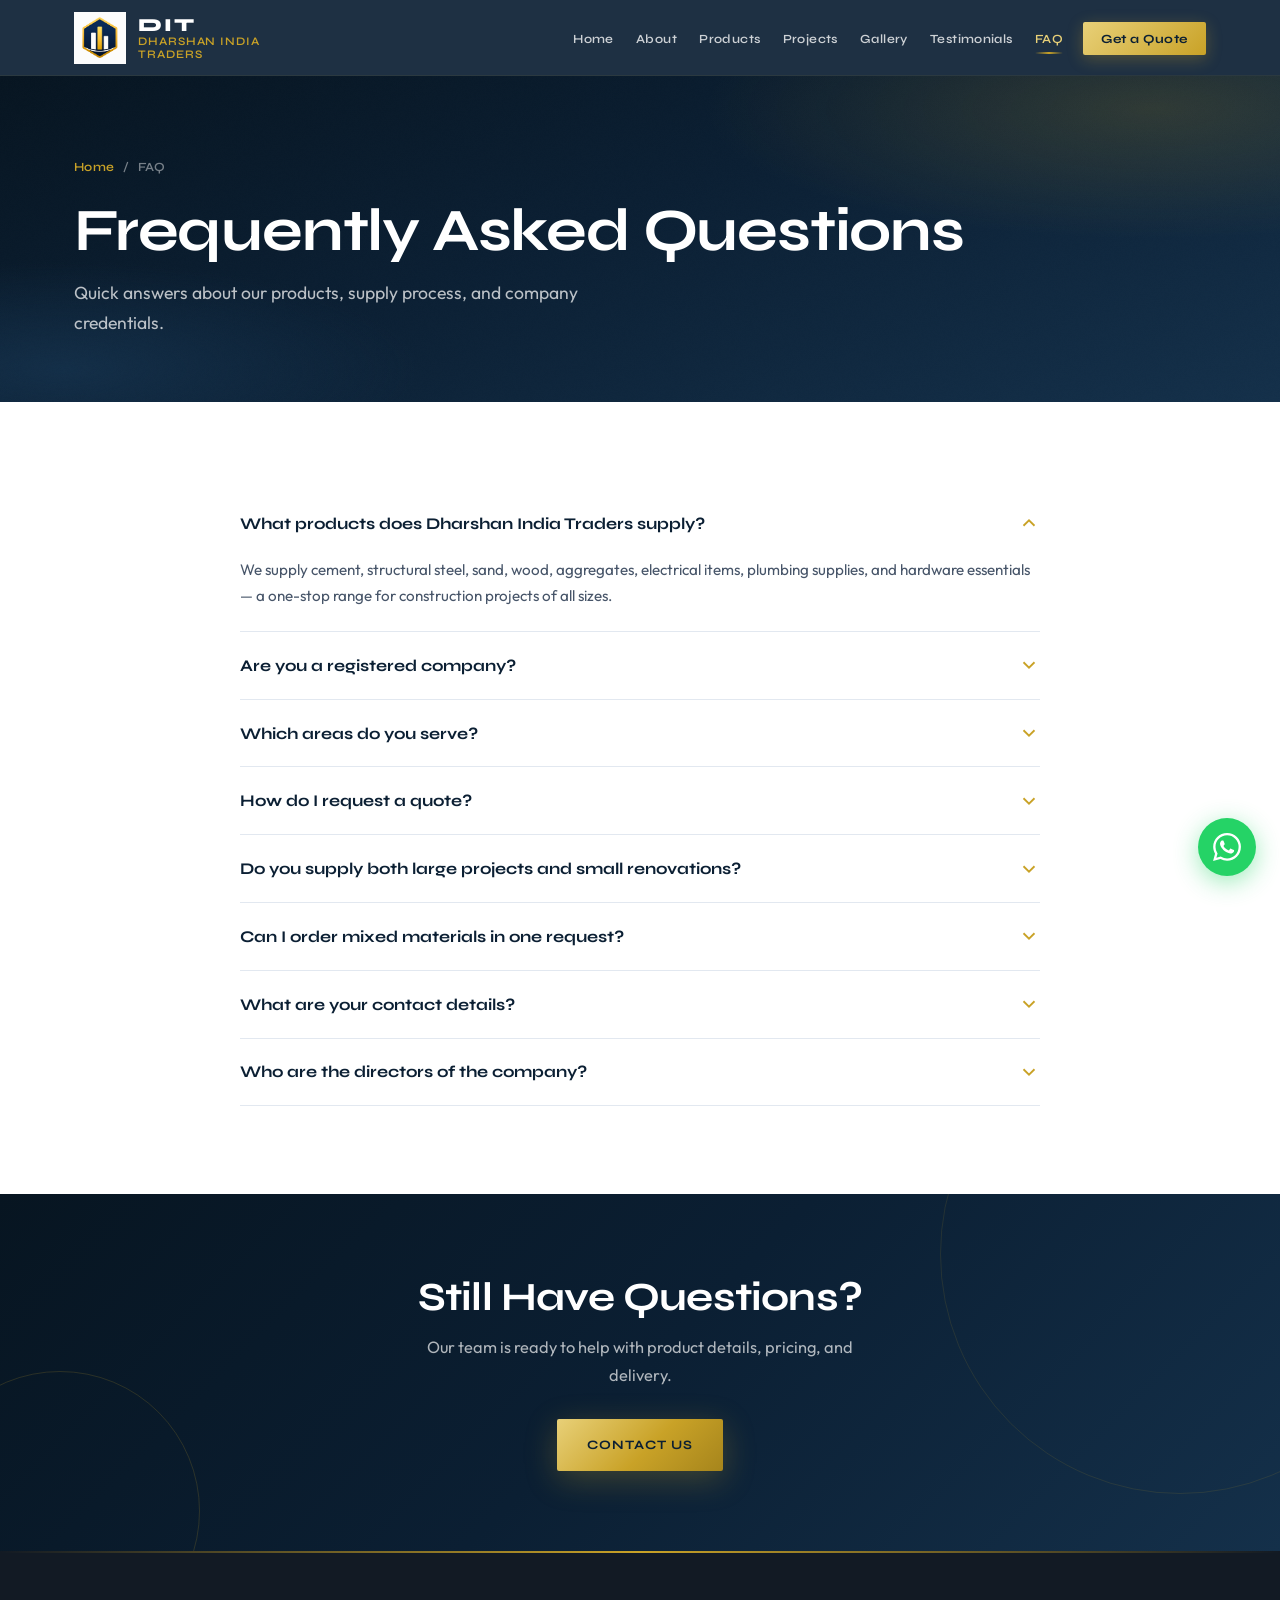
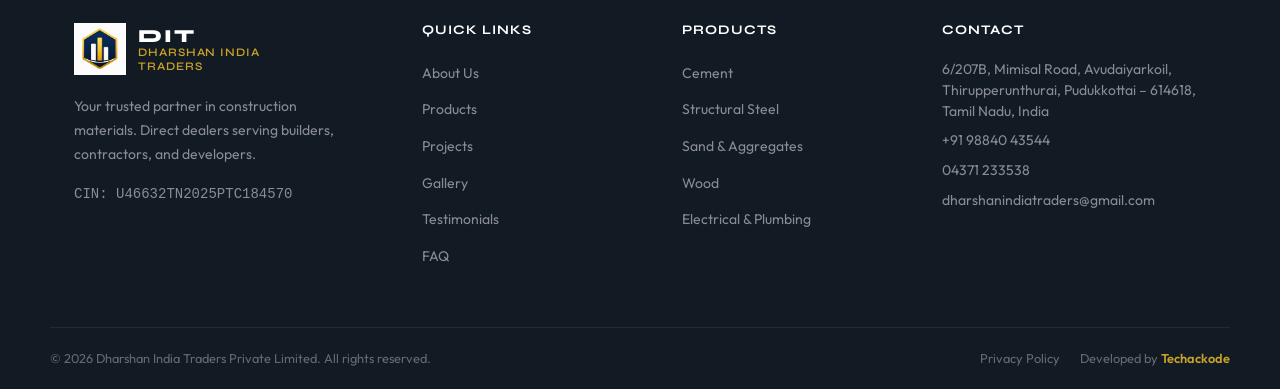
<file: faq.html>
<!DOCTYPE html>
<html lang="en">
<head>
  <meta charset="UTF-8" />
  <meta name="viewport" content="width=device-width, initial-scale=1.0, viewport-fit=cover" />
  <meta name="description" content="Frequently asked questions about Dharshan India Traders — products, delivery, quotes, and company credentials." />
  <title>FAQ | Dharshan India Traders</title>
  <link rel="preconnect" href="https://fonts.googleapis.com" />
  <link rel="preconnect" href="https://fonts.gstatic.com" crossorigin />
  <link href="https://fonts.googleapis.com/css2?family=Outfit:wght@400;500;600;700&family=Syne:wght@600;700;800&display=swap" rel="stylesheet" />
  <link rel="stylesheet" href="css/styles.css" />
  <link rel="icon" href="assets/logo.png" type="image/png" />
</head>
<body>
  <header class="site-header">
    <div class="container header-inner">
      <a href="index.html" class="logo" aria-label="Dharshan India Traders Home">
        <img src="assets/logo.png" alt="DIT logo" width="48" height="48" />
        <span class="logo-text">
          <span class="brand">DIT</span>
          <span class="tag">Dharshan India Traders</span>
        </span>
      </a>
      <button class="menu-toggle" aria-label="Toggle menu" type="button">
        <span></span><span></span><span></span>
      </button>
      <nav class="nav" aria-label="Main navigation">
        <ul class="nav-list">
          <li><a href="index.html">Home</a></li>
          <li><a href="about.html">About</a></li>
          <li><a href="products.html">Products</a></li>
          <li><a href="projects.html">Projects</a></li>
          <li><a href="gallery.html">Gallery</a></li>
          <li><a href="testimonials.html">Testimonials</a></li>
          <li><a href="faq.html" class="active">FAQ</a></li>
          <li><a href="contact.html" class="nav-cta">Get a Quote</a></li>
        </ul>
      </nav>
    </div>
  </header>

  <main>
    <section class="page-hero">
      <div class="container">
        <nav class="breadcrumb" aria-label="Breadcrumb">
          <a href="index.html">Home</a> <span>/</span> <span>FAQ</span>
        </nav>
        <h1>Frequently Asked Questions</h1>
        <p class="subtitle">Quick answers about our products, supply process, and company credentials.</p>
      </div>
    </section>

    <section class="section">
      <div class="container">
        <div class="faq-list">
          <div class="faq-item open reveal">
            <button class="faq-question" type="button" aria-expanded="true">
              What products does Dharshan India Traders supply?
              <svg class="chevron" viewBox="0 0 24 24" fill="none" stroke="currentColor" stroke-width="2"><polyline points="6 9 12 15 18 9"/></svg>
            </button>
            <div class="faq-answer">
              <p>We supply cement, structural steel, sand, wood, aggregates, electrical items, plumbing supplies, and hardware essentials — a one-stop range for construction projects of all sizes.</p>
            </div>
          </div>
          <div class="faq-item reveal">
            <button class="faq-question" type="button" aria-expanded="false">
              Are you a registered company?
              <svg class="chevron" viewBox="0 0 24 24" fill="none" stroke="currentColor" stroke-width="2"><polyline points="6 9 12 15 18 9"/></svg>
            </button>
            <div class="faq-answer">
              <p>Yes. Dharshan India Traders Private Limited is an MCA-registered Private Limited Company (CIN: U46632TN2025PTC184570), incorporated on 17 September 2025.</p>
            </div>
          </div>
          <div class="faq-item reveal">
            <button class="faq-question" type="button" aria-expanded="false">
              Which areas do you serve?
              <svg class="chevron" viewBox="0 0 24 24" fill="none" stroke="currentColor" stroke-width="2"><polyline points="6 9 12 15 18 9"/></svg>
            </button>
            <div class="faq-answer">
              <p>We are based in Avudaiyarkoil, Pudukkottai, Tamil Nadu, and supply builders, contractors, and developers across Pudukkottai and the surrounding region. Contact us to confirm delivery for your site location.</p>
            </div>
          </div>
          <div class="faq-item reveal">
            <button class="faq-question" type="button" aria-expanded="false">
              How do I request a quote?
              <svg class="chevron" viewBox="0 0 24 24" fill="none" stroke="currentColor" stroke-width="2"><polyline points="6 9 12 15 18 9"/></svg>
            </button>
            <div class="faq-answer">
              <p>Use our <a href="contact.html" style="color:var(--gold-dark);font-weight:600">Contact / Get a Quote</a> form, call +91 98840 43544, email dharshanindiatraders@gmail.com, or message us on WhatsApp. Include product types, quantities, and delivery location for a faster response.</p>
            </div>
          </div>
          <div class="faq-item reveal">
            <button class="faq-question" type="button" aria-expanded="false">
              Do you supply both large projects and small renovations?
              <svg class="chevron" viewBox="0 0 24 24" fill="none" stroke="currentColor" stroke-width="2"><polyline points="6 9 12 15 18 9"/></svg>
            </button>
            <div class="faq-answer">
              <p>Yes. We tailor supply for large infrastructure and commercial projects as well as smaller residential and renovation jobs.</p>
            </div>
          </div>
          <div class="faq-item reveal">
            <button class="faq-question" type="button" aria-expanded="false">
              Can I order mixed materials in one request?
              <svg class="chevron" viewBox="0 0 24 24" fill="none" stroke="currentColor" stroke-width="2"><polyline points="6 9 12 15 18 9"/></svg>
            </button>
            <div class="faq-answer">
              <p>Absolutely. As a one-stop construction materials supplier, we handle mixed orders spanning cement, steel, sand, wood, aggregates, electrical, and plumbing.</p>
            </div>
          </div>
          <div class="faq-item reveal">
            <button class="faq-question" type="button" aria-expanded="false">
              What are your contact details?
              <svg class="chevron" viewBox="0 0 24 24" fill="none" stroke="currentColor" stroke-width="2"><polyline points="6 9 12 15 18 9"/></svg>
            </button>
            <div class="faq-answer">
              <p>Mobile: +91 98840 43544 · Landline: 04371 233538 · Email: dharshanindiatraders@gmail.com · Address: 6/207B, Mimisal Road, Avudaiyarkoil, Thirupperunthurai, Pudukkottai – 614618, Tamil Nadu, India.</p>
            </div>
          </div>
          <div class="faq-item reveal">
            <button class="faq-question" type="button" aria-expanded="false">
              Who are the directors of the company?
              <svg class="chevron" viewBox="0 0 24 24" fill="none" stroke="currentColor" stroke-width="2"><polyline points="6 9 12 15 18 9"/></svg>
            </button>
            <div class="faq-answer">
              <p>The company is led by Directors Gunasundari and Sekar R.</p>
            </div>
          </div>
        </div>
      </div>
    </section>

    <section class="cta-banner">
      <div class="container reveal">
        <h2>Still Have Questions?</h2>
        <p>Our team is ready to help with product details, pricing, and delivery.</p>
        <a href="contact.html" class="btn btn-primary">Contact Us</a>
      </div>
    </section>
  </main>

  <footer class="site-footer">
    <div class="container footer-grid">
      <div class="footer-brand">
        <a href="index.html" class="logo">
          <img src="assets/logo.png" alt="" width="48" height="48" />
          <span class="logo-text">
            <span class="brand">DIT</span>
            <span class="tag">Dharshan India Traders</span>
          </span>
        </a>
        <p>Your trusted partner in construction materials. Direct dealers serving builders, contractors, and developers.</p>
        <p class="footer-cin">CIN: U46632TN2025PTC184570</p>
      </div>
      <div class="footer-col">
        <h4>Quick Links</h4>
        <ul>
          <li><a href="about.html">About Us</a></li>
          <li><a href="products.html">Products</a></li>
          <li><a href="projects.html">Projects</a></li>
          <li><a href="gallery.html">Gallery</a></li>
          <li><a href="testimonials.html">Testimonials</a></li>
          <li><a href="faq.html">FAQ</a></li>
        </ul>
      </div>
      <div class="footer-col">
        <h4>Products</h4>
        <ul>
          <li><a href="products.html">Cement</a></li>
          <li><a href="products.html">Structural Steel</a></li>
          <li><a href="products.html">Sand &amp; Aggregates</a></li>
          <li><a href="products.html">Wood</a></li>
          <li><a href="products.html">Electrical &amp; Plumbing</a></li>
        </ul>
      </div>
      <div class="footer-col footer-contact">
        <h4>Contact</h4>
        <ul>
          <li>6/207B, Mimisal Road, Avudaiyarkoil,<br />Thirupperunthurai, Pudukkottai – 614618,<br />Tamil Nadu, India</li>
          <li><a href="tel:+919884043544">+91 98840 43544</a></li>
          <li><a href="tel:+914371233538">04371 233538</a></li>
          <li><a href="mailto:dharshanindiatraders@gmail.com">dharshanindiatraders@gmail.com</a></li>
        </ul>
      </div>
    </div>
    <div class="container footer-bottom">
      <span>© 2026 Dharshan India Traders Private Limited. All rights reserved.</span>
      <div class="footer-bottom-links">
        <a href="privacy-policy.html">Privacy Policy</a>
        <span class="footer-dev">Developed by <a href="https://techackode.com" target="_blank" rel="noopener noreferrer">Techackode</a></span>
      </div>
    </div>
  </footer>

  <a href="https://wa.me/919884043544" class="whatsapp-float" target="_blank" rel="noopener noreferrer" aria-label="Chat on WhatsApp">
    <svg viewBox="0 0 24 24" aria-hidden="true"><path d="M17.472 14.382c-.297-.149-1.758-.867-2.03-.967-.273-.099-.471-.148-.67.15-.197.297-.767.966-.94 1.164-.173.199-.347.223-.644.075-.297-.15-1.255-.463-2.39-1.475-.883-.788-1.48-1.761-1.653-2.059-.173-.297-.018-.458.13-.606.134-.133.298-.347.446-.52.149-.174.198-.298.298-.497.099-.198.05-.371-.025-.52-.075-.149-.669-1.612-.916-2.207-.242-.579-.487-.5-.669-.51-.173-.008-.371-.01-.57-.01-.198 0-.52.074-.792.372-.272.297-1.04 1.016-1.04 2.479 0 1.462 1.065 2.875 1.213 3.074.149.198 2.096 3.2 5.077 4.487.709.306 1.262.489 1.694.625.712.227 1.36.195 1.871.118.571-.085 1.758-.719 2.006-1.413.248-.694.248-1.289.173-1.413-.074-.124-.272-.198-.57-.347m-5.421 7.403h-.004a9.87 9.87 0 01-5.031-1.378l-.361-.214-3.741.982.998-3.648-.235-.374a9.86 9.86 0 01-1.51-5.26c.001-5.45 4.436-9.884 9.888-9.884 2.64 0 5.122 1.03 6.988 2.898a9.825 9.825 0 012.893 6.994c-.003 5.45-4.435 9.884-9.885 9.884m8.413-18.297A11.815 11.815 0 0012.05 0C5.495 0 .16 5.335.157 11.892c0 2.096.547 4.142 1.588 5.945L.057 24l6.305-1.654a11.882 11.882 0 005.683 1.448h.005c6.554 0 11.89-5.335 11.893-11.893a11.821 11.821 0 00-3.48-8.413z"/></svg>
  </a>
  <script src="js/main.js"></script>
</body>
</html>
</file>
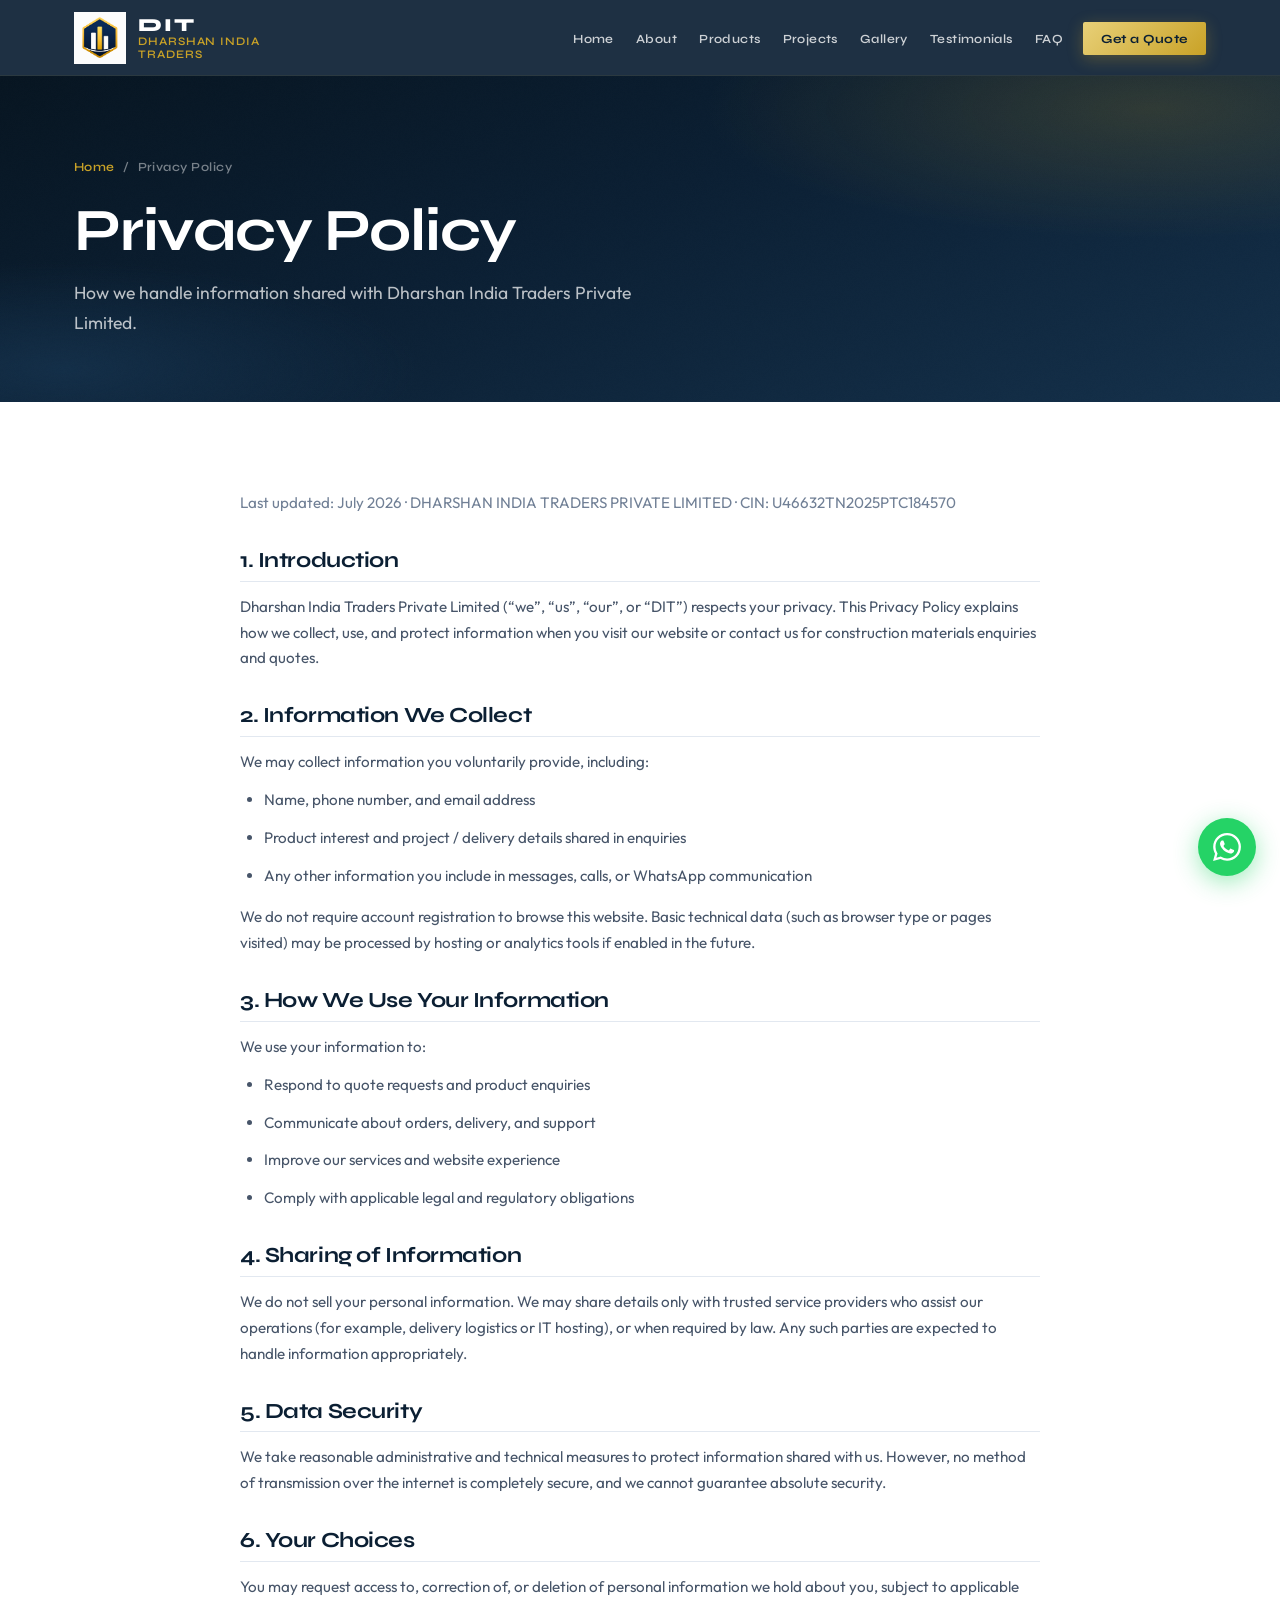
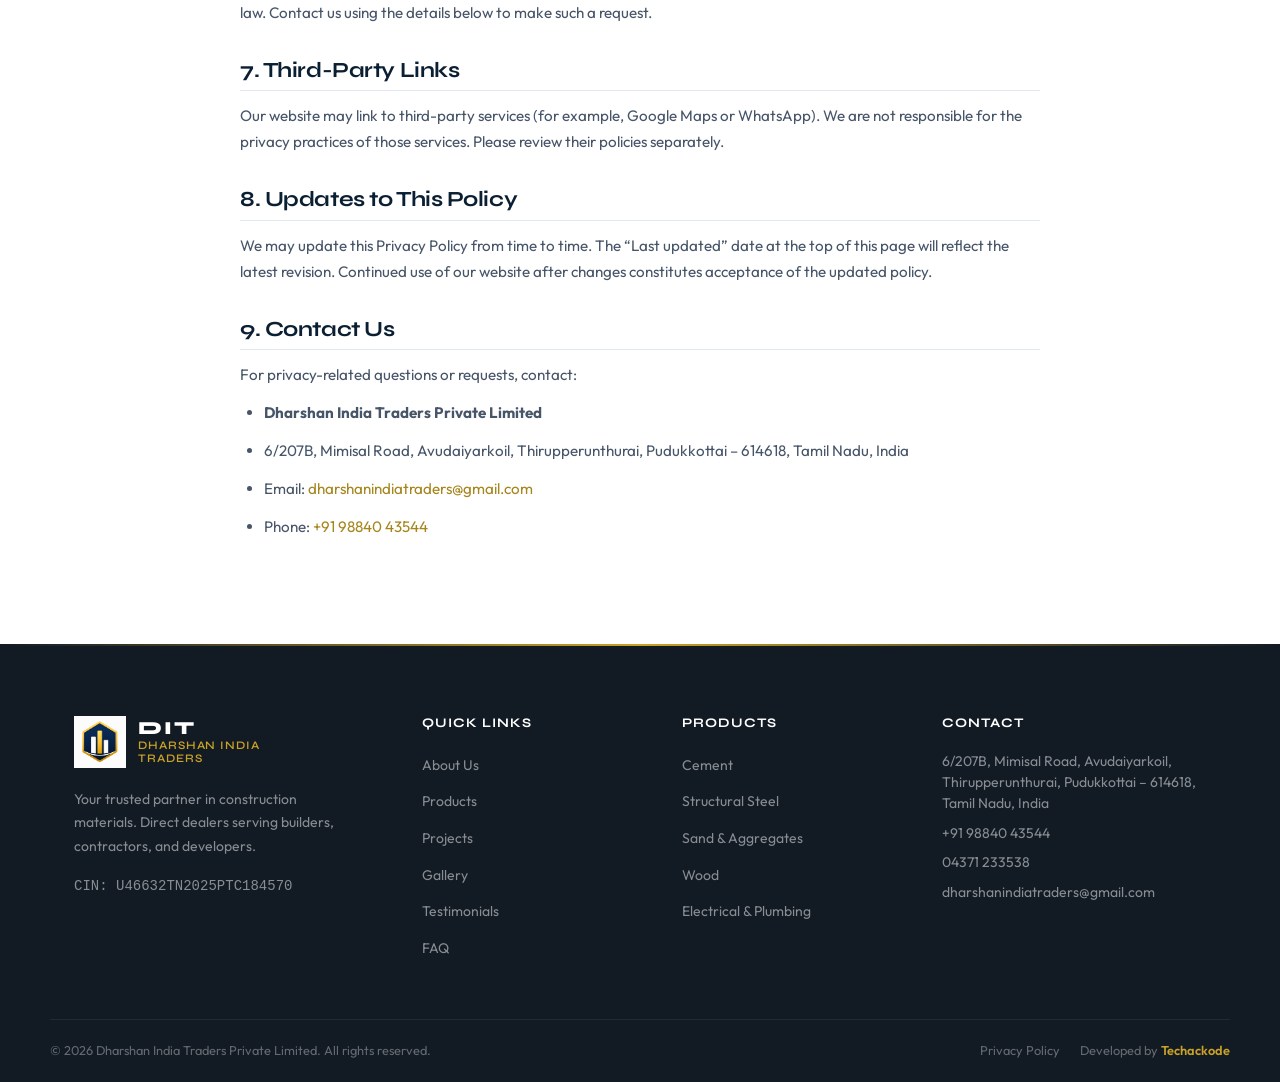
<file: privacy-policy.html>
<!DOCTYPE html>
<html lang="en">
<head>
  <meta charset="UTF-8" />
  <meta name="viewport" content="width=device-width, initial-scale=1.0, viewport-fit=cover" />
  <meta name="description" content="Privacy Policy of Dharshan India Traders Private Limited — how we collect, use, and protect your information." />
  <title>Privacy Policy | Dharshan India Traders</title>
  <link rel="preconnect" href="https://fonts.googleapis.com" />
  <link rel="preconnect" href="https://fonts.gstatic.com" crossorigin />
  <link href="https://fonts.googleapis.com/css2?family=Outfit:wght@400;500;600;700&family=Syne:wght@600;700;800&display=swap" rel="stylesheet" />
  <link rel="stylesheet" href="css/styles.css" />
  <link rel="icon" href="assets/logo.png" type="image/png" />
</head>
<body>
  <header class="site-header">
    <div class="container header-inner">
      <a href="index.html" class="logo" aria-label="Dharshan India Traders Home">
        <img src="assets/logo.png" alt="DIT logo" width="48" height="48" />
        <span class="logo-text">
          <span class="brand">DIT</span>
          <span class="tag">Dharshan India Traders</span>
        </span>
      </a>
      <button class="menu-toggle" aria-label="Toggle menu" type="button">
        <span></span><span></span><span></span>
      </button>
      <nav class="nav" aria-label="Main navigation">
        <ul class="nav-list">
          <li><a href="index.html">Home</a></li>
          <li><a href="about.html">About</a></li>
          <li><a href="products.html">Products</a></li>
          <li><a href="projects.html">Projects</a></li>
          <li><a href="gallery.html">Gallery</a></li>
          <li><a href="testimonials.html">Testimonials</a></li>
          <li><a href="faq.html">FAQ</a></li>
          <li><a href="contact.html" class="nav-cta">Get a Quote</a></li>
        </ul>
      </nav>
    </div>
  </header>

  <main>
    <section class="page-hero">
      <div class="container">
        <nav class="breadcrumb" aria-label="Breadcrumb">
          <a href="index.html">Home</a> <span>/</span> <span>Privacy Policy</span>
        </nav>
        <h1>Privacy Policy</h1>
        <p class="subtitle">How we handle information shared with Dharshan India Traders Private Limited.</p>
      </div>
    </section>

    <section class="section">
      <div class="container">
        <div class="legal-content">
          <p class="legal-meta">Last updated: July 2026 · DHARSHAN INDIA TRADERS PRIVATE LIMITED · CIN: U46632TN2025PTC184570</p>

          <h2>1. Introduction</h2>
          <p>Dharshan India Traders Private Limited (“we”, “us”, “our”, or “DIT”) respects your privacy. This Privacy Policy explains how we collect, use, and protect information when you visit our website or contact us for construction materials enquiries and quotes.</p>

          <h2>2. Information We Collect</h2>
          <p>We may collect information you voluntarily provide, including:</p>
          <ul>
            <li>Name, phone number, and email address</li>
            <li>Product interest and project / delivery details shared in enquiries</li>
            <li>Any other information you include in messages, calls, or WhatsApp communication</li>
          </ul>
          <p>We do not require account registration to browse this website. Basic technical data (such as browser type or pages visited) may be processed by hosting or analytics tools if enabled in the future.</p>

          <h2>3. How We Use Your Information</h2>
          <p>We use your information to:</p>
          <ul>
            <li>Respond to quote requests and product enquiries</li>
            <li>Communicate about orders, delivery, and support</li>
            <li>Improve our services and website experience</li>
            <li>Comply with applicable legal and regulatory obligations</li>
          </ul>

          <h2>4. Sharing of Information</h2>
          <p>We do not sell your personal information. We may share details only with trusted service providers who assist our operations (for example, delivery logistics or IT hosting), or when required by law. Any such parties are expected to handle information appropriately.</p>

          <h2>5. Data Security</h2>
          <p>We take reasonable administrative and technical measures to protect information shared with us. However, no method of transmission over the internet is completely secure, and we cannot guarantee absolute security.</p>

          <h2>6. Your Choices</h2>
          <p>You may request access to, correction of, or deletion of personal information we hold about you, subject to applicable law. Contact us using the details below to make such a request.</p>

          <h2>7. Third-Party Links</h2>
          <p>Our website may link to third-party services (for example, Google Maps or WhatsApp). We are not responsible for the privacy practices of those services. Please review their policies separately.</p>

          <h2>8. Updates to This Policy</h2>
          <p>We may update this Privacy Policy from time to time. The “Last updated” date at the top of this page will reflect the latest revision. Continued use of our website after changes constitutes acceptance of the updated policy.</p>

          <h2>9. Contact Us</h2>
          <p>For privacy-related questions or requests, contact:</p>
          <ul>
            <li><strong>Dharshan India Traders Private Limited</strong></li>
            <li>6/207B, Mimisal Road, Avudaiyarkoil, Thirupperunthurai, Pudukkottai – 614618, Tamil Nadu, India</li>
            <li>Email: <a href="mailto:dharshanindiatraders@gmail.com" style="color:var(--gold-dark)">dharshanindiatraders@gmail.com</a></li>
            <li>Phone: <a href="tel:+919884043544" style="color:var(--gold-dark)">+91 98840 43544</a></li>
          </ul>
        </div>
      </div>
    </section>
  </main>

  <footer class="site-footer">
    <div class="container footer-grid">
      <div class="footer-brand">
        <a href="index.html" class="logo">
          <img src="assets/logo.png" alt="" width="48" height="48" />
          <span class="logo-text">
            <span class="brand">DIT</span>
            <span class="tag">Dharshan India Traders</span>
          </span>
        </a>
        <p>Your trusted partner in construction materials. Direct dealers serving builders, contractors, and developers.</p>
        <p class="footer-cin">CIN: U46632TN2025PTC184570</p>
      </div>
      <div class="footer-col">
        <h4>Quick Links</h4>
        <ul>
          <li><a href="about.html">About Us</a></li>
          <li><a href="products.html">Products</a></li>
          <li><a href="projects.html">Projects</a></li>
          <li><a href="gallery.html">Gallery</a></li>
          <li><a href="testimonials.html">Testimonials</a></li>
          <li><a href="faq.html">FAQ</a></li>
        </ul>
      </div>
      <div class="footer-col">
        <h4>Products</h4>
        <ul>
          <li><a href="products.html">Cement</a></li>
          <li><a href="products.html">Structural Steel</a></li>
          <li><a href="products.html">Sand &amp; Aggregates</a></li>
          <li><a href="products.html">Wood</a></li>
          <li><a href="products.html">Electrical &amp; Plumbing</a></li>
        </ul>
      </div>
      <div class="footer-col footer-contact">
        <h4>Contact</h4>
        <ul>
          <li>6/207B, Mimisal Road, Avudaiyarkoil,<br />Thirupperunthurai, Pudukkottai – 614618,<br />Tamil Nadu, India</li>
          <li><a href="tel:+919884043544">+91 98840 43544</a></li>
          <li><a href="tel:+914371233538">04371 233538</a></li>
          <li><a href="mailto:dharshanindiatraders@gmail.com">dharshanindiatraders@gmail.com</a></li>
        </ul>
      </div>
    </div>
    <div class="container footer-bottom">
      <span>© 2026 Dharshan India Traders Private Limited. All rights reserved.</span>
      <div class="footer-bottom-links">
        <a href="privacy-policy.html">Privacy Policy</a>
        <span class="footer-dev">Developed by <a href="https://techackode.com" target="_blank" rel="noopener noreferrer">Techackode</a></span>
      </div>
    </div>
  </footer>

  <a href="https://wa.me/919884043544" class="whatsapp-float" target="_blank" rel="noopener noreferrer" aria-label="Chat on WhatsApp">
    <svg viewBox="0 0 24 24" aria-hidden="true"><path d="M17.472 14.382c-.297-.149-1.758-.867-2.03-.967-.273-.099-.471-.148-.67.15-.197.297-.767.966-.94 1.164-.173.199-.347.223-.644.075-.297-.15-1.255-.463-2.39-1.475-.883-.788-1.48-1.761-1.653-2.059-.173-.297-.018-.458.13-.606.134-.133.298-.347.446-.52.149-.174.198-.298.298-.497.099-.198.05-.371-.025-.52-.075-.149-.669-1.612-.916-2.207-.242-.579-.487-.5-.669-.51-.173-.008-.371-.01-.57-.01-.198 0-.52.074-.792.372-.272.297-1.04 1.016-1.04 2.479 0 1.462 1.065 2.875 1.213 3.074.149.198 2.096 3.2 5.077 4.487.709.306 1.262.489 1.694.625.712.227 1.36.195 1.871.118.571-.085 1.758-.719 2.006-1.413.248-.694.248-1.289.173-1.413-.074-.124-.272-.198-.57-.347m-5.421 7.403h-.004a9.87 9.87 0 01-5.031-1.378l-.361-.214-3.741.982.998-3.648-.235-.374a9.86 9.86 0 01-1.51-5.26c.001-5.45 4.436-9.884 9.888-9.884 2.64 0 5.122 1.03 6.988 2.898a9.825 9.825 0 012.893 6.994c-.003 5.45-4.435 9.884-9.885 9.884m8.413-18.297A11.815 11.815 0 0012.05 0C5.495 0 .16 5.335.157 11.892c0 2.096.547 4.142 1.588 5.945L.057 24l6.305-1.654a11.882 11.882 0 005.683 1.448h.005c6.554 0 11.89-5.335 11.893-11.893a11.821 11.821 0 00-3.48-8.413z"/></svg>
  </a>
  <script src="js/main.js"></script>
</body>
</html>
</file>
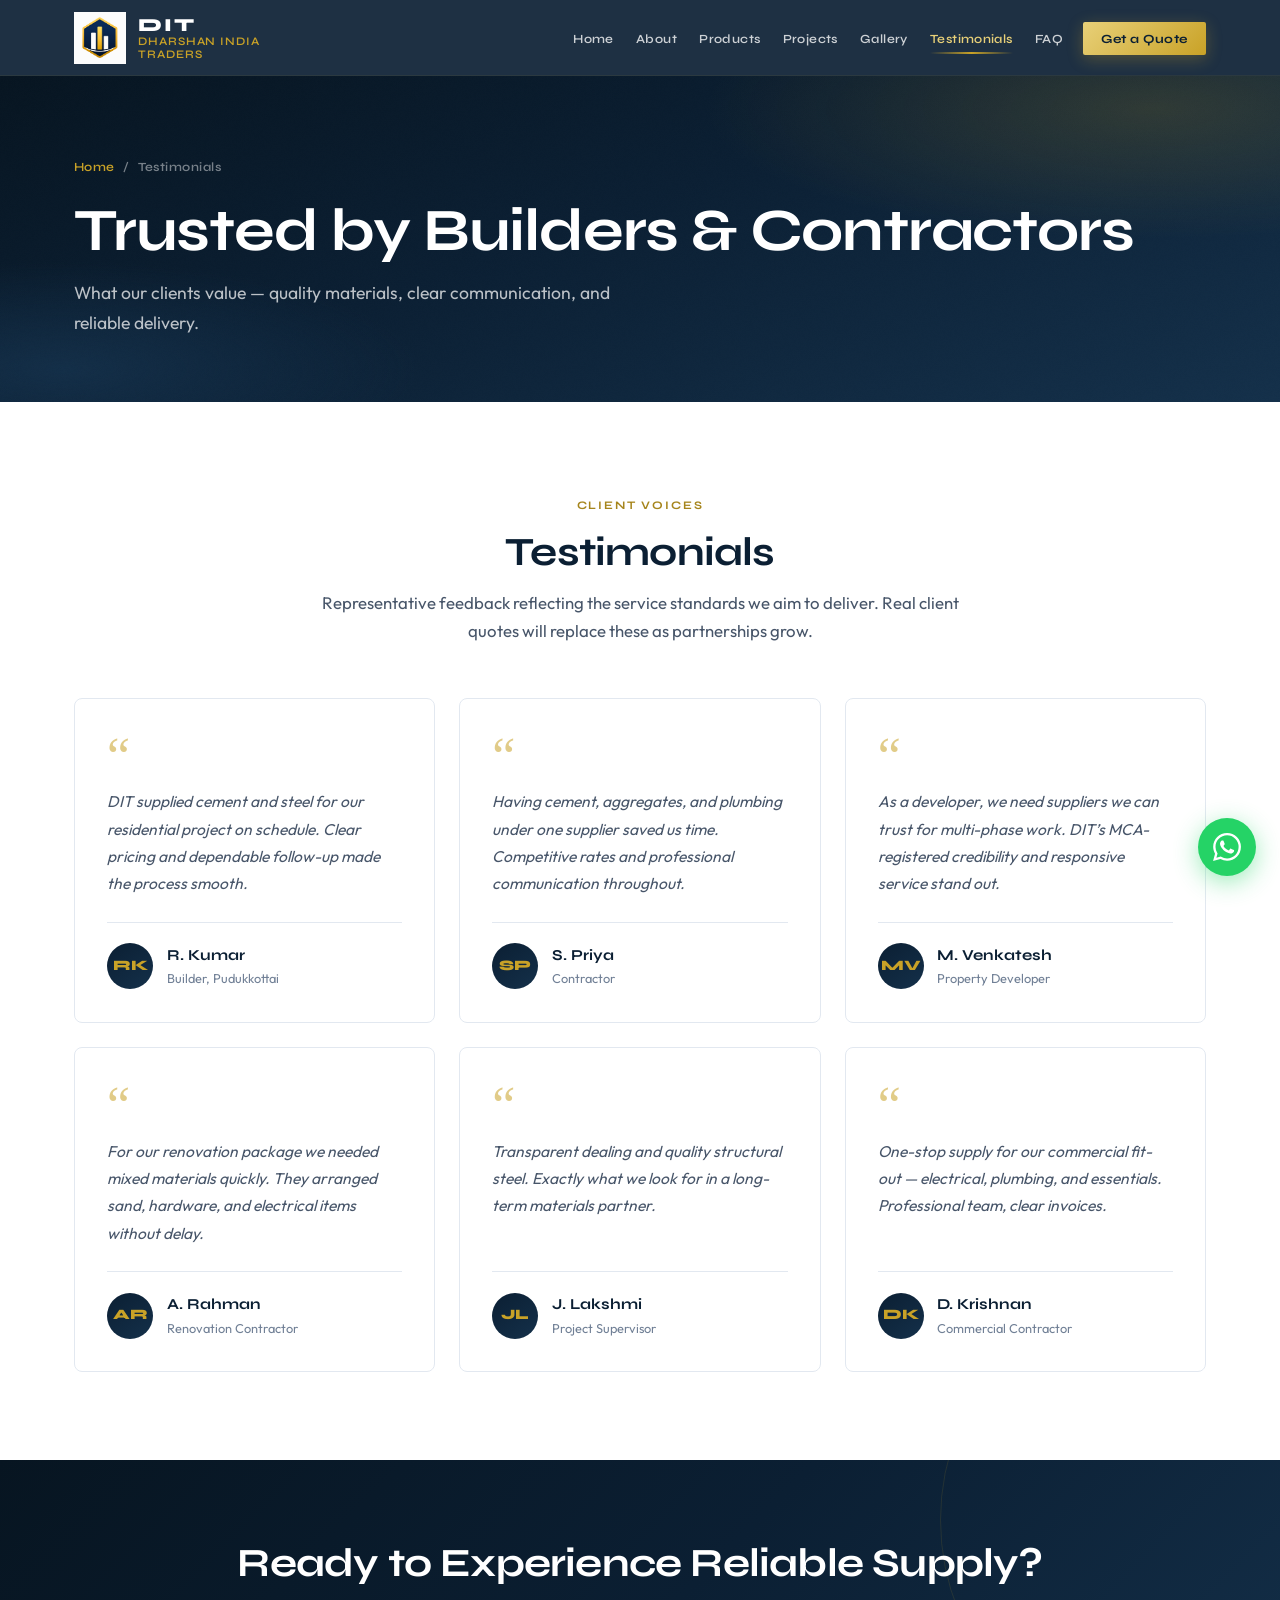
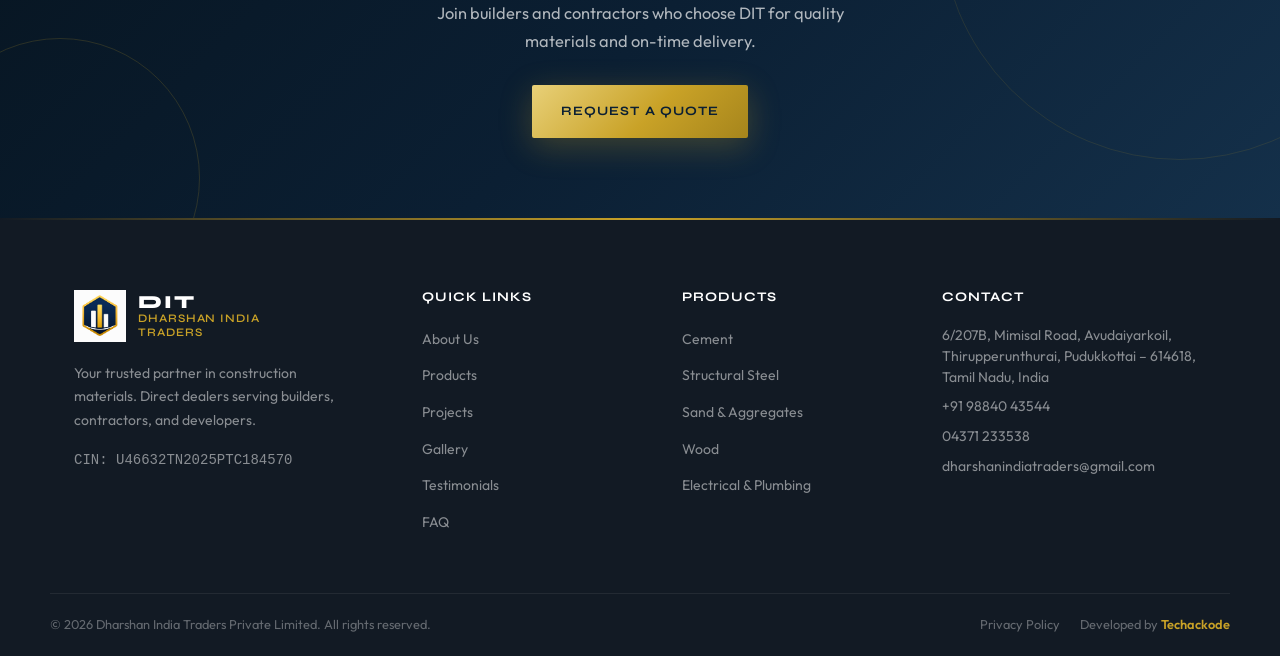
<file: testimonials.html>
<!DOCTYPE html>
<html lang="en">
<head>
  <meta charset="UTF-8" />
  <meta name="viewport" content="width=device-width, initial-scale=1.0, viewport-fit=cover" />
  <meta name="description" content="Testimonials from builders, contractors, and developers who trust Dharshan India Traders for construction materials supply." />
  <title>Testimonials | Dharshan India Traders</title>
  <link rel="preconnect" href="https://fonts.googleapis.com" />
  <link rel="preconnect" href="https://fonts.gstatic.com" crossorigin />
  <link href="https://fonts.googleapis.com/css2?family=Outfit:wght@400;500;600;700&family=Syne:wght@600;700;800&display=swap" rel="stylesheet" />
  <link rel="stylesheet" href="css/styles.css" />
  <link rel="icon" href="assets/logo.png" type="image/png" />
</head>
<body>
  <header class="site-header">
    <div class="container header-inner">
      <a href="index.html" class="logo" aria-label="Dharshan India Traders Home">
        <img src="assets/logo.png" alt="DIT logo" width="48" height="48" />
        <span class="logo-text">
          <span class="brand">DIT</span>
          <span class="tag">Dharshan India Traders</span>
        </span>
      </a>
      <button class="menu-toggle" aria-label="Toggle menu" type="button">
        <span></span><span></span><span></span>
      </button>
      <nav class="nav" aria-label="Main navigation">
        <ul class="nav-list">
          <li><a href="index.html">Home</a></li>
          <li><a href="about.html">About</a></li>
          <li><a href="products.html">Products</a></li>
          <li><a href="projects.html">Projects</a></li>
          <li><a href="gallery.html">Gallery</a></li>
          <li><a href="testimonials.html" class="active">Testimonials</a></li>
          <li><a href="faq.html">FAQ</a></li>
          <li><a href="contact.html" class="nav-cta">Get a Quote</a></li>
        </ul>
      </nav>
    </div>
  </header>

  <main>
    <section class="page-hero">
      <div class="container">
        <nav class="breadcrumb" aria-label="Breadcrumb">
          <a href="index.html">Home</a> <span>/</span> <span>Testimonials</span>
        </nav>
        <h1>Trusted by Builders &amp; Contractors</h1>
        <p class="subtitle">What our clients value — quality materials, clear communication, and reliable delivery.</p>
      </div>
    </section>

    <section class="section">
      <div class="container">
        <div class="section-header reveal">
          <span class="eyebrow">Client Voices</span>
          <h2>Testimonials</h2>
          <p>Representative feedback reflecting the service standards we aim to deliver. Real client quotes will replace these as partnerships grow.</p>
        </div>
        <div class="testimonials-grid">
          <article class="testimonial-card reveal">
            <div class="quote-mark" aria-hidden="true">“</div>
            <blockquote>DIT supplied cement and steel for our residential project on schedule. Clear pricing and dependable follow-up made the process smooth.</blockquote>
            <div class="testimonial-author">
              <div class="avatar">RK</div>
              <div>
                <div class="name">R. Kumar</div>
                <div class="title">Builder, Pudukkottai</div>
              </div>
            </div>
          </article>
          <article class="testimonial-card reveal">
            <div class="quote-mark" aria-hidden="true">“</div>
            <blockquote>Having cement, aggregates, and plumbing under one supplier saved us time. Competitive rates and professional communication throughout.</blockquote>
            <div class="testimonial-author">
              <div class="avatar">SP</div>
              <div>
                <div class="name">S. Priya</div>
                <div class="title">Contractor</div>
              </div>
            </div>
          </article>
          <article class="testimonial-card reveal">
            <div class="quote-mark" aria-hidden="true">“</div>
            <blockquote>As a developer, we need suppliers we can trust for multi-phase work. DIT’s MCA-registered credibility and responsive service stand out.</blockquote>
            <div class="testimonial-author">
              <div class="avatar">MV</div>
              <div>
                <div class="name">M. Venkatesh</div>
                <div class="title">Property Developer</div>
              </div>
            </div>
          </article>
          <article class="testimonial-card reveal">
            <div class="quote-mark" aria-hidden="true">“</div>
            <blockquote>For our renovation package we needed mixed materials quickly. They arranged sand, hardware, and electrical items without delay.</blockquote>
            <div class="testimonial-author">
              <div class="avatar">AR</div>
              <div>
                <div class="name">A. Rahman</div>
                <div class="title">Renovation Contractor</div>
              </div>
            </div>
          </article>
          <article class="testimonial-card reveal">
            <div class="quote-mark" aria-hidden="true">“</div>
            <blockquote>Transparent dealing and quality structural steel. Exactly what we look for in a long-term materials partner.</blockquote>
            <div class="testimonial-author">
              <div class="avatar">JL</div>
              <div>
                <div class="name">J. Lakshmi</div>
                <div class="title">Project Supervisor</div>
              </div>
            </div>
          </article>
          <article class="testimonial-card reveal">
            <div class="quote-mark" aria-hidden="true">“</div>
            <blockquote>One-stop supply for our commercial fit-out — electrical, plumbing, and essentials. Professional team, clear invoices.</blockquote>
            <div class="testimonial-author">
              <div class="avatar">DK</div>
              <div>
                <div class="name">D. Krishnan</div>
                <div class="title">Commercial Contractor</div>
              </div>
            </div>
          </article>
        </div>
      </div>
    </section>

    <section class="cta-banner">
      <div class="container reveal">
        <h2>Ready to Experience Reliable Supply?</h2>
        <p>Join builders and contractors who choose DIT for quality materials and on-time delivery.</p>
        <a href="contact.html" class="btn btn-primary">Request a Quote</a>
      </div>
    </section>
  </main>

  <footer class="site-footer">
    <div class="container footer-grid">
      <div class="footer-brand">
        <a href="index.html" class="logo">
          <img src="assets/logo.png" alt="" width="48" height="48" />
          <span class="logo-text">
            <span class="brand">DIT</span>
            <span class="tag">Dharshan India Traders</span>
          </span>
        </a>
        <p>Your trusted partner in construction materials. Direct dealers serving builders, contractors, and developers.</p>
        <p class="footer-cin">CIN: U46632TN2025PTC184570</p>
      </div>
      <div class="footer-col">
        <h4>Quick Links</h4>
        <ul>
          <li><a href="about.html">About Us</a></li>
          <li><a href="products.html">Products</a></li>
          <li><a href="projects.html">Projects</a></li>
          <li><a href="gallery.html">Gallery</a></li>
          <li><a href="testimonials.html">Testimonials</a></li>
          <li><a href="faq.html">FAQ</a></li>
        </ul>
      </div>
      <div class="footer-col">
        <h4>Products</h4>
        <ul>
          <li><a href="products.html">Cement</a></li>
          <li><a href="products.html">Structural Steel</a></li>
          <li><a href="products.html">Sand &amp; Aggregates</a></li>
          <li><a href="products.html">Wood</a></li>
          <li><a href="products.html">Electrical &amp; Plumbing</a></li>
        </ul>
      </div>
      <div class="footer-col footer-contact">
        <h4>Contact</h4>
        <ul>
          <li>6/207B, Mimisal Road, Avudaiyarkoil,<br />Thirupperunthurai, Pudukkottai – 614618,<br />Tamil Nadu, India</li>
          <li><a href="tel:+919884043544">+91 98840 43544</a></li>
          <li><a href="tel:+914371233538">04371 233538</a></li>
          <li><a href="mailto:dharshanindiatraders@gmail.com">dharshanindiatraders@gmail.com</a></li>
        </ul>
      </div>
    </div>
    <div class="container footer-bottom">
      <span>© 2026 Dharshan India Traders Private Limited. All rights reserved.</span>
      <div class="footer-bottom-links">
        <a href="privacy-policy.html">Privacy Policy</a>
        <span class="footer-dev">Developed by <a href="https://techackode.com" target="_blank" rel="noopener noreferrer">Techackode</a></span>
      </div>
    </div>
  </footer>

  <a href="https://wa.me/919884043544" class="whatsapp-float" target="_blank" rel="noopener noreferrer" aria-label="Chat on WhatsApp">
    <svg viewBox="0 0 24 24" aria-hidden="true"><path d="M17.472 14.382c-.297-.149-1.758-.867-2.03-.967-.273-.099-.471-.148-.67.15-.197.297-.767.966-.94 1.164-.173.199-.347.223-.644.075-.297-.15-1.255-.463-2.39-1.475-.883-.788-1.48-1.761-1.653-2.059-.173-.297-.018-.458.13-.606.134-.133.298-.347.446-.52.149-.174.198-.298.298-.497.099-.198.05-.371-.025-.52-.075-.149-.669-1.612-.916-2.207-.242-.579-.487-.5-.669-.51-.173-.008-.371-.01-.57-.01-.198 0-.52.074-.792.372-.272.297-1.04 1.016-1.04 2.479 0 1.462 1.065 2.875 1.213 3.074.149.198 2.096 3.2 5.077 4.487.709.306 1.262.489 1.694.625.712.227 1.36.195 1.871.118.571-.085 1.758-.719 2.006-1.413.248-.694.248-1.289.173-1.413-.074-.124-.272-.198-.57-.347m-5.421 7.403h-.004a9.87 9.87 0 01-5.031-1.378l-.361-.214-3.741.982.998-3.648-.235-.374a9.86 9.86 0 01-1.51-5.26c.001-5.45 4.436-9.884 9.888-9.884 2.64 0 5.122 1.03 6.988 2.898a9.825 9.825 0 012.893 6.994c-.003 5.45-4.435 9.884-9.885 9.884m8.413-18.297A11.815 11.815 0 0012.05 0C5.495 0 .16 5.335.157 11.892c0 2.096.547 4.142 1.588 5.945L.057 24l6.305-1.654a11.882 11.882 0 005.683 1.448h.005c6.554 0 11.89-5.335 11.893-11.893a11.821 11.821 0 00-3.48-8.413z"/></svg>
  </a>
  <script src="js/main.js"></script>
</body>
</html>
</file>
<file: css/styles.css>
/* ============================================================
   Dharshan India Traders — Design System v2
   Gold · Navy · Steel · Modern industrial B2B
   ============================================================ */

:root {
  --gold: #C9A227;
  --gold-light: #E8D078;
  --gold-dark: #A6851C;
  --gold-glow: rgba(201, 162, 39, 0.35);
  --navy: #0B1F33;
  --navy-mid: #14304A;
  --navy-deep: #071521;
  --charcoal: #121A24;
  --steel: #4A5568;
  --steel-light: #718096;
  --grey-50: #F8FAFC;
  --grey-100: #F1F4F8;
  --grey-200: #E2E8F0;
  --grey-300: #CBD5E1;
  --white: #FFFFFF;
  --text: #0F172A;
  --text-muted: #475569;
  --radius: 2px;
  --radius-md: 8px;
  --shadow: 0 4px 24px rgba(11, 31, 51, 0.08);
  --shadow-lg: 0 20px 50px rgba(11, 31, 51, 0.14);
  --shadow-gold: 0 8px 32px rgba(201, 162, 39, 0.28);
  --font-heading: "Syne", sans-serif;
  --font-body: "Outfit", sans-serif;
  --max: 1180px;
  --header-h: 76px;
  --transition: 0.35s cubic-bezier(0.22, 1, 0.36, 1);
  --ease-out: cubic-bezier(0.22, 1, 0.36, 1);
}

*, *::before, *::after { box-sizing: border-box; margin: 0; padding: 0; }

html {
  scroll-behavior: smooth;
  -webkit-text-size-adjust: 100%;
  text-size-adjust: 100%;
}

body {
  font-family: var(--font-body);
  font-size: 1.025rem;
  line-height: 1.7;
  color: var(--text);
  background: var(--white);
  -webkit-font-smoothing: antialiased;
  overflow-x: hidden;
  -webkit-tap-highlight-color: rgba(201, 162, 39, 0.15);
}

::selection {
  background: rgba(201, 162, 39, 0.25);
  color: var(--navy);
}

img, video, iframe, embed, object {
  max-width: 100%;
  height: auto;
  display: block;
}
a { color: inherit; text-decoration: none; }
ul { list-style: none; }
button { font-family: inherit; cursor: pointer; border: none; background: none; }

h1, h2, h3, h4, h5 {
  font-family: var(--font-heading);
  font-weight: 700;
  line-height: 1.15;
  color: var(--navy);
  letter-spacing: -0.02em;
}

h1 { font-size: clamp(2.35rem, 5vw, 3.75rem); }
h2 { font-size: clamp(1.75rem, 3.2vw, 2.5rem); }
h3 { font-size: 1.2rem; }
p { color: var(--text-muted); }

.container {
  width: 100%;
  max-width: var(--max);
  margin: 0 auto;
  padding: 0 1.5rem;
  padding-left: max(1.5rem, env(safe-area-inset-left));
  padding-right: max(1.5rem, env(safe-area-inset-right));
}

/* ---- Buttons ---- */
.btn {
  display: inline-flex;
  align-items: center;
  justify-content: center;
  gap: 0.55rem;
  padding: 0.95rem 1.85rem;
  font-family: var(--font-heading);
  font-size: 0.8rem;
  font-weight: 700;
  letter-spacing: 0.08em;
  text-transform: uppercase;
  border-radius: var(--radius);
  transition: transform var(--transition), box-shadow var(--transition), background var(--transition), color var(--transition), border-color var(--transition);
  white-space: nowrap;
  position: relative;
  overflow: hidden;
}

.btn-primary {
  background: linear-gradient(135deg, var(--gold-light) 0%, var(--gold) 55%, var(--gold-dark) 100%);
  color: var(--navy);
  box-shadow: var(--shadow-gold);
}
.btn-primary:hover {
  transform: translateY(-3px);
  box-shadow: 0 12px 36px rgba(201, 162, 39, 0.4);
}

.btn-outline {
  background: transparent;
  color: var(--white);
  border: 1.5px solid rgba(201, 162, 39, 0.65);
  backdrop-filter: blur(8px);
}
.btn-outline:hover {
  background: var(--gold);
  border-color: var(--gold);
  color: var(--navy);
  transform: translateY(-3px);
}

.btn-outline-dark {
  background: transparent;
  color: var(--navy);
  border: 1.5px solid var(--navy);
}
.btn-outline-dark:hover {
  background: var(--navy);
  color: var(--white);
  transform: translateY(-2px);
}

.btn-dark {
  background: var(--navy);
  color: var(--white);
}
.btn-dark:hover {
  background: var(--navy-mid);
  transform: translateY(-2px);
  box-shadow: var(--shadow);
}

.btn-group { display: flex; flex-wrap: wrap; gap: 1rem; }

/* ---- Header ---- */
.site-header {
  position: sticky;
  top: 0;
  z-index: 1000;
  padding-top: env(safe-area-inset-top, 0px);
  height: calc(var(--header-h) + env(safe-area-inset-top, 0px));
  background: rgba(11, 31, 51, 0.92);
  backdrop-filter: blur(16px) saturate(1.2);
  -webkit-backdrop-filter: blur(16px) saturate(1.2);
  border-bottom: 1px solid rgba(201, 162, 39, 0.08);
  transition: box-shadow var(--transition), background var(--transition);
}
.site-header.scrolled {
  background: rgba(7, 21, 33, 0.96);
  box-shadow: 0 8px 32px rgba(0, 0, 0, 0.35);
}

.header-inner {
  display: flex;
  align-items: center;
  justify-content: space-between;
  height: var(--header-h);
  gap: 1rem;
}

.logo {
  display: flex;
  align-items: center;
  gap: 0.75rem;
  flex-shrink: 0;
  transition: opacity var(--transition);
}
.logo:hover { opacity: 0.9; }
.logo img, .logo svg {
  width: 52px;
  height: 52px;
  object-fit: contain;
}
.logo-text {
  display: flex;
  flex-direction: column;
  line-height: 1.15;
}
.logo-text .brand {
  display: block;
  font-family: var(--font-heading);
  font-size: 1.15rem;
  font-weight: 800;
  color: var(--white);
  letter-spacing: 0.12em;
  line-height: 1.1;
}
.logo-text .tag {
  font-size: 0.72rem;
  color: var(--gold);
  font-weight: 600;
  letter-spacing: 0.08em;
  text-transform: uppercase;
  font-family: var(--font-heading);
  max-width: 11rem;
}

.nav-list {
  display: flex;
  align-items: center;
  gap: 0.1rem;
}
.nav-list a {
  font-family: var(--font-heading);
  font-size: 0.78rem;
  font-weight: 600;
  color: rgba(255, 255, 255, 0.78);
  padding: 0.5rem 0.65rem;
  letter-spacing: 0.03em;
  transition: color var(--transition);
  position: relative;
}
.nav-list a:hover,
.nav-list a.active {
  color: var(--gold-light);
}
.nav-list a.active::after {
  content: "";
  position: absolute;
  bottom: 0;
  left: 0.65rem;
  right: 0.65rem;
  height: 2px;
  background: linear-gradient(90deg, transparent, var(--gold), transparent);
  border-radius: 2px;
}

.nav-cta {
  margin-left: 0.5rem;
  padding: 0.55rem 1.15rem !important;
  background: linear-gradient(135deg, var(--gold-light), var(--gold));
  color: var(--navy) !important;
  border-radius: var(--radius);
  font-weight: 700 !important;
  box-shadow: 0 4px 16px rgba(201, 162, 39, 0.3);
}
.nav-cta:hover {
  background: var(--gold-light) !important;
  color: var(--navy) !important;
  box-shadow: 0 6px 20px rgba(201, 162, 39, 0.45);
}
.nav-cta.active::after { display: none; }

.menu-toggle {
  display: none;
  flex-direction: column;
  justify-content: center;
  gap: 5px;
  padding: 0.65rem;
  min-width: 44px;
  min-height: 44px;
  z-index: 1001;
  margin-right: -0.35rem;
}
.menu-toggle span {
  display: block;
  width: 24px;
  height: 2px;
  background: var(--white);
  transition: all var(--transition);
  border-radius: 1px;
}

/* Mobile nav backdrop */
.nav-backdrop {
  position: fixed;
  inset: 0;
  z-index: 999;
  background: rgba(7, 21, 33, 0.55);
  backdrop-filter: blur(4px);
  -webkit-backdrop-filter: blur(4px);
  opacity: 0;
  visibility: hidden;
  transition: opacity 0.35s var(--ease-out), visibility 0.35s var(--ease-out);
  pointer-events: none;
}
.nav-backdrop.show {
  opacity: 1;
  visibility: visible;
  pointer-events: auto;
}
.menu-toggle.open span:nth-child(1) {
  transform: translateY(7px) rotate(45deg);
}
.menu-toggle.open span:nth-child(2) { opacity: 0; }
.menu-toggle.open span:nth-child(3) {
  transform: translateY(-7px) rotate(-45deg);
}

/* ---- Page Hero (inner pages) ---- */
.page-hero {
  background: var(--navy-deep);
  padding: 5rem 0 4rem;
  position: relative;
  overflow: hidden;
}
.page-hero::before {
  content: "";
  position: absolute;
  inset: 0;
  background:
    radial-gradient(ellipse 70% 80% at 90% 10%, rgba(201, 162, 39, 0.18) 0%, transparent 50%),
    radial-gradient(ellipse 50% 60% at 5% 90%, rgba(20, 48, 74, 0.9) 0%, transparent 55%),
    linear-gradient(160deg, var(--navy-deep) 0%, var(--navy) 45%, var(--navy-mid) 100%);
  pointer-events: none;
}
.page-hero::after {
  content: "";
  position: absolute;
  inset: 0;
  background-image: url("data:image/svg+xml,%3Csvg viewBox='0 0 256 256' xmlns='http://www.w3.org/2000/svg'%3E%3Cfilter id='n'%3E%3CfeTurbulence type='fractalNoise' baseFrequency='0.85' numOctaves='4' stitchTiles='stitch'/%3E%3C/filter%3E%3Crect width='100%25' height='100%25' filter='url(%23n)' opacity='0.04'/%3E%3C/svg%3E");
  opacity: 0.4;
  pointer-events: none;
  mix-blend-mode: overlay;
}
.page-hero .container { position: relative; z-index: 1; }
.page-hero h1 {
  color: var(--white);
  margin-bottom: 0.85rem;
  animation: fadeUp 0.7s var(--ease-out) both;
}
.page-hero .subtitle {
  color: rgba(255, 255, 255, 0.72);
  font-size: 1.1rem;
  max-width: 560px;
  animation: fadeUp 0.7s var(--ease-out) 0.12s both;
}
.breadcrumb {
  display: flex;
  gap: 0.5rem;
  align-items: center;
  font-size: 0.78rem;
  font-family: var(--font-heading);
  font-weight: 600;
  letter-spacing: 0.04em;
  color: rgba(255, 255, 255, 0.45);
  margin-bottom: 1.15rem;
  animation: fadeUp 0.6s var(--ease-out) both;
}
.breadcrumb a { color: var(--gold); }
.breadcrumb a:hover { color: var(--gold-light); }

/* ---- Home Hero ---- */
.home-hero {
  position: relative;
  min-height: calc(100vh - var(--header-h));
  min-height: calc(100dvh - var(--header-h));
  display: flex;
  align-items: center;
  background: var(--navy-deep);
  overflow: hidden;
}

.home-hero__bg {
  position: absolute;
  inset: 0;
  background:
    radial-gradient(ellipse 80% 60% at 70% 40%, rgba(201, 162, 39, 0.12) 0%, transparent 55%),
    radial-gradient(ellipse 50% 70% at 15% 80%, rgba(20, 48, 74, 0.8) 0%, transparent 50%),
    linear-gradient(145deg, #071521 0%, #0B1F33 35%, #14304A 70%, #0B1F33 100%);
}

.home-hero__mesh {
  position: absolute;
  inset: 0;
  background:
    linear-gradient(105deg, transparent 40%, rgba(201, 162, 39, 0.04) 50%, transparent 60%),
    repeating-linear-gradient(
      -12deg,
      transparent,
      transparent 48px,
      rgba(255, 255, 255, 0.015) 48px,
      rgba(255, 255, 255, 0.015) 49px
    );
  pointer-events: none;
  animation: meshDrift 22s linear infinite;
}

@keyframes meshDrift {
  from { transform: translateX(0); }
  to { transform: translateX(-49px); }
}

.home-hero__pattern {
  position: absolute;
  inset: 0;
  overflow: hidden;
  pointer-events: none;
}
.home-hero__pattern .ring {
  position: absolute;
  border: 1px solid rgba(201, 162, 39, 0.18);
  border-radius: 50%;
  animation: pulse-ring 9s ease-in-out infinite;
}
.home-hero__pattern .ring:nth-child(1) {
  width: min(560px, 70vw); height: min(560px, 70vw);
  right: -12%; top: -18%;
}
.home-hero__pattern .ring:nth-child(2) {
  width: min(380px, 50vw); height: min(380px, 50vw);
  right: -2%; top: -6%;
  animation-delay: -3s;
  border-color: rgba(201, 162, 39, 0.28);
}
.home-hero__pattern .ring:nth-child(3) {
  width: min(220px, 30vw); height: min(220px, 30vw);
  right: 12%; top: 12%;
  animation-delay: -5s;
  border-color: rgba(201, 162, 39, 0.4);
}
.home-hero__pattern .beam {
  position: absolute;
  bottom: 0;
  left: 0;
  right: 0;
  height: 40%;
  background: linear-gradient(to top, rgba(201, 162, 39, 0.06), transparent);
  pointer-events: none;
}

@keyframes pulse-ring {
  0%, 100% { opacity: 0.45; transform: scale(1); }
  50% { opacity: 0.9; transform: scale(1.04); }
}

.home-hero .container {
  position: relative;
  z-index: 2;
  padding-top: 2.5rem;
  padding-bottom: 5rem;
}

.home-hero__layout {
  display: grid;
  grid-template-columns: minmax(0, 1.05fr) minmax(0, 0.95fr);
  gap: 2rem 3rem;
  align-items: center;
  width: 100%;
}

.home-hero__copy {
  max-width: 620px;
}

.home-hero__visual {
  position: relative;
  display: flex;
  align-items: center;
  justify-content: center;
  min-height: min(460px, 58vh);
  opacity: 0;
  animation: fadeUp 0.9s var(--ease-out) 0.28s forwards;
}

.hero-stage {
  position: relative;
  width: min(100%, 460px);
  aspect-ratio: 1;
}

.hero-stage__glow {
  position: absolute;
  inset: 12%;
  border-radius: 50%;
  background: radial-gradient(circle, rgba(201, 162, 39, 0.28) 0%, rgba(201, 162, 39, 0.06) 42%, transparent 70%);
  filter: blur(8px);
  animation: heroGlow 5s ease-in-out infinite;
}

@keyframes heroGlow {
  0%, 100% { opacity: 0.65; transform: scale(1); }
  50% { opacity: 1; transform: scale(1.06); }
}

.hero-stage__rings {
  position: absolute;
  inset: 8%;
  animation: spinSlow 48s linear infinite;
}
.hero-stage__rings span {
  position: absolute;
  inset: 0;
  border: 1.5px solid rgba(201, 162, 39, 0.22);
  border-radius: 50%;
  border-top-color: var(--gold);
}
.hero-stage__rings span:nth-child(2) {
  inset: 11%;
  border-color: rgba(201, 162, 39, 0.32);
  border-right-color: var(--gold-light);
  animation: spinSlow 32s linear infinite reverse;
}
.hero-stage__rings span:nth-child(3) {
  inset: 24%;
  border-color: rgba(201, 162, 39, 0.45);
  border-bottom-color: var(--gold);
}

.hero-stage__core {
  position: absolute;
  inset: 0;
  display: flex;
  align-items: center;
  justify-content: center;
  z-index: 2;
}

.hero-stage__mark {
  width: clamp(88px, 22vw, 120px);
  height: auto;
  color: var(--gold);
  filter: drop-shadow(0 10px 28px rgba(201, 162, 39, 0.45));
  animation: floatMark 5s ease-in-out infinite;
}

.hero-stage__orbit {
  position: absolute;
  inset: 0;
  z-index: 3;
}

.hero-chip {
  position: absolute;
  width: clamp(108px, 26%, 132px);
  border-radius: 6px;
  overflow: hidden;
  box-shadow: 0 12px 32px rgba(0, 0, 0, 0.35);
  border: 1px solid rgba(201, 162, 39, 0.28);
  background: var(--navy-deep);
  animation: chipFloat 4.5s ease-in-out infinite;
}
.hero-chip img {
  width: 100%;
  height: auto;
  display: block;
}
.hero-chip--1 {
  top: 6%;
  left: 8%;
  animation-delay: 0s;
}
.hero-chip--2 {
  top: 10%;
  right: 2%;
  animation-delay: -1.2s;
}
.hero-chip--3 {
  bottom: 10%;
  left: 2%;
  animation-delay: -2.2s;
}
.hero-chip--4 {
  bottom: 6%;
  right: 8%;
  animation-delay: -3.1s;
}

@keyframes chipFloat {
  0%, 100% { transform: translateY(0); }
  50% { transform: translateY(-10px); }
}

.hero-stage__beam {
  position: absolute;
  left: 18%;
  right: 18%;
  bottom: 4%;
  height: 28%;
  background: linear-gradient(to top, rgba(201, 162, 39, 0.14), transparent);
  pointer-events: none;
  z-index: 1;
}

.hero-brand {
  font-family: var(--font-heading);
  font-weight: 800;
  font-size: clamp(3.5rem, 12vw, 8.5rem);
  line-height: 0.9;
  letter-spacing: -0.04em;
  color: var(--white);
  margin-bottom: 0.35rem;
  opacity: 0;
  animation: fadeUp 0.85s var(--ease-out) 0.05s forwards;
  text-shadow: 0 0 80px rgba(201, 162, 39, 0.15);
}
.hero-brand span {
  background: linear-gradient(135deg, var(--white) 30%, var(--gold-light) 100%);
  -webkit-background-clip: text;
  background-clip: text;
  -webkit-text-fill-color: transparent;
}

.hero-eyebrow {
  display: inline-flex;
  align-items: center;
  gap: 0.65rem;
  font-family: var(--font-heading);
  font-size: 0.72rem;
  font-weight: 700;
  letter-spacing: 0.18em;
  text-transform: uppercase;
  color: var(--gold);
  margin-bottom: 1.5rem;
  opacity: 0;
  animation: fadeUp 0.7s var(--ease-out) 0.2s forwards;
}
.hero-eyebrow::before {
  content: "";
  width: 28px;
  height: 1.5px;
  background: var(--gold);
}

.home-hero h1 {
  color: var(--white);
  max-width: 680px;
  margin-bottom: 1.15rem;
  font-size: clamp(1.65rem, 3.2vw, 2.35rem);
  font-weight: 700;
  letter-spacing: -0.015em;
  line-height: 1.25;
  opacity: 0;
  animation: fadeUp 0.7s var(--ease-out) 0.32s forwards;
}
.home-hero .hero-sub {
  color: rgba(255, 255, 255, 0.7);
  font-size: 1.1rem;
  max-width: 520px;
  margin-bottom: 2.25rem;
  opacity: 0;
  animation: fadeUp 0.7s var(--ease-out) 0.44s forwards;
}
.home-hero .btn-group {
  opacity: 0;
  animation: fadeUp 0.7s var(--ease-out) 0.56s forwards;
}

.hero-scroll {
  position: absolute;
  bottom: 1.75rem;
  left: 50%;
  transform: translateX(-50%);
  z-index: 3;
  display: flex;
  flex-direction: column;
  align-items: center;
  gap: 0.5rem;
  color: rgba(255, 255, 255, 0.45);
  font-family: var(--font-heading);
  font-size: 0.65rem;
  font-weight: 600;
  letter-spacing: 0.16em;
  text-transform: uppercase;
  opacity: 0;
  animation: fadeUp 0.7s var(--ease-out) 0.9s forwards;
}
.hero-scroll__line {
  width: 1px;
  height: 36px;
  background: linear-gradient(to bottom, var(--gold), transparent);
  animation: scrollPulse 2s ease-in-out infinite;
}
@keyframes scrollPulse {
  0%, 100% { opacity: 0.3; transform: scaleY(0.7); transform-origin: top; }
  50% { opacity: 1; transform: scaleY(1); transform-origin: top; }
}

@keyframes fadeUp {
  from { opacity: 0; transform: translateY(28px); }
  to { opacity: 1; transform: translateY(0); }
}

/* ---- Sections ---- */
.section { padding: 5.5rem 0; position: relative; }
.section-sm { padding: 3.5rem 0; }
.section-grey {
  background: var(--grey-50);
  background-image:
    radial-gradient(ellipse 60% 40% at 100% 0%, rgba(201, 162, 39, 0.04), transparent),
    radial-gradient(ellipse 40% 50% at 0% 100%, rgba(11, 31, 51, 0.03), transparent);
}
.section-navy {
  background: linear-gradient(160deg, var(--navy-deep), var(--navy) 50%, var(--navy-mid));
  color: var(--white);
  position: relative;
  overflow: hidden;
}
.section-navy::before {
  content: "";
  position: absolute;
  width: 500px;
  height: 500px;
  border: 1px solid rgba(201, 162, 39, 0.1);
  border-radius: 50%;
  right: -120px;
  top: -180px;
  pointer-events: none;
}
.section-navy h2, .section-navy h3 { color: var(--white); }
.section-navy p { color: rgba(255, 255, 255, 0.68); }

.section-header {
  text-align: center;
  max-width: 640px;
  margin: 0 auto 3.25rem;
}
.section-header .eyebrow {
  display: inline-block;
  font-family: var(--font-heading);
  font-size: 0.72rem;
  font-weight: 700;
  letter-spacing: 0.16em;
  text-transform: uppercase;
  color: var(--gold-dark);
  margin-bottom: 0.85rem;
}
.section-navy .section-header .eyebrow { color: var(--gold); }
.section-header h2 { margin-bottom: 0.85rem; }
.section-header p { font-size: 1.05rem; }

.section-header--left {
  text-align: left;
  margin-left: 0;
  margin-right: 0;
}

/* ---- About snippet ---- */
.about-grid {
  display: grid;
  grid-template-columns: 1fr 1fr;
  gap: 4rem;
  align-items: center;
}
.about-visual {
  position: relative;
  background: linear-gradient(145deg, var(--navy-deep) 0%, var(--navy-mid) 100%);
  min-height: 420px;
  display: flex;
  align-items: center;
  justify-content: center;
  overflow: hidden;
  border-radius: var(--radius-md);
  box-shadow: var(--shadow-lg);
}
.about-visual::after {
  content: "";
  position: absolute;
  inset: 0;
  background:
    linear-gradient(135deg, transparent 40%, rgba(201, 162, 39, 0.08) 100%),
    repeating-linear-gradient(45deg, transparent, transparent 24px, rgba(255,255,255,0.02) 24px, rgba(255,255,255,0.02) 25px);
}
.about-visual .rings {
  position: absolute;
  width: 280px;
  height: 280px;
  animation: spinSlow 40s linear infinite;
}
@keyframes spinSlow {
  from { transform: rotate(0deg); }
  to { transform: rotate(360deg); }
}
.about-visual .rings span {
  position: absolute;
  inset: 0;
  border: 1.5px solid rgba(201, 162, 39, 0.28);
  border-radius: 50%;
  border-top-color: var(--gold);
}
.about-visual .rings span:nth-child(2) {
  inset: 30px;
  border-color: rgba(201, 162, 39, 0.4);
  border-right-color: var(--gold-light);
  animation: spinSlow 28s linear infinite reverse;
}
.about-visual .rings span:nth-child(3) {
  inset: 60px;
  border-color: rgba(201, 162, 39, 0.55);
  border-bottom-color: var(--gold);
}
.about-visual .mark {
  position: relative;
  z-index: 1;
  width: 0; height: 0;
  border-left: 48px solid transparent;
  border-right: 48px solid transparent;
  border-bottom: 82px solid var(--gold);
  filter: drop-shadow(0 8px 24px rgba(201, 162, 39, 0.45));
  animation: floatMark 5s ease-in-out infinite;
}
@keyframes floatMark {
  0%, 100% { transform: translateY(0); }
  50% { transform: translateY(-10px); }
}
.about-visual .dit-badge {
  position: absolute;
  bottom: 1.5rem;
  left: 1.5rem;
  z-index: 2;
  font-family: var(--font-heading);
  font-weight: 800;
  font-size: 0.85rem;
  letter-spacing: 0.2em;
  color: var(--gold);
  padding: 0.5rem 0.85rem;
  border: 1px solid rgba(201, 162, 39, 0.35);
  background: rgba(7, 21, 33, 0.6);
  backdrop-filter: blur(8px);
}

.about-content .eyebrow {
  font-family: var(--font-heading);
  font-size: 0.72rem;
  font-weight: 700;
  letter-spacing: 0.16em;
  text-transform: uppercase;
  color: var(--gold-dark);
  margin-bottom: 0.85rem;
  display: block;
}
.about-content h2 { margin-bottom: 1.25rem; }
.about-content p { margin-bottom: 1rem; }
.cred-badges {
  display: flex;
  flex-wrap: wrap;
  gap: 0.65rem;
  margin: 1.5rem 0 1.75rem;
}
.cred-badge {
  font-family: var(--font-heading);
  font-size: 0.68rem;
  font-weight: 700;
  letter-spacing: 0.06em;
  text-transform: uppercase;
  padding: 0.45rem 0.9rem;
  background: var(--grey-100);
  border-left: 3px solid var(--gold);
  color: var(--navy);
  transition: background var(--transition);
}
.cred-badge:hover { background: var(--grey-200); }

/* ---- Product cards ---- */
.products-grid {
  display: grid;
  grid-template-columns: repeat(auto-fill, minmax(270px, 1fr));
  gap: 1.35rem;
}
.product-card {
  background: var(--white);
  border: 1px solid var(--grey-200);
  padding: 0;
  transition: transform var(--transition), box-shadow var(--transition), border-color var(--transition);
  display: flex;
  flex-direction: column;
  height: 100%;
  position: relative;
  overflow: hidden;
  border-radius: var(--radius-md);
}
.product-card::before {
  content: "";
  position: absolute;
  top: 0;
  left: 0;
  right: 0;
  height: 3px;
  background: linear-gradient(90deg, var(--gold-dark), var(--gold-light));
  transform: scaleX(0);
  transform-origin: left;
  transition: transform var(--transition);
  z-index: 3;
}
.product-card:hover {
  border-color: rgba(201, 162, 39, 0.45);
  box-shadow: var(--shadow-lg);
  transform: translateY(-6px);
}
.product-card:hover::before { transform: scaleX(1); }

.product-card__media {
  position: relative;
  height: 160px;
  overflow: hidden;
  background: var(--navy);
}
.product-card__media img,
.product-card__media object {
  width: 100%;
  height: 100%;
  object-fit: cover;
  display: block;
  border: 0;
  pointer-events: none;
  transition: transform 0.7s var(--ease-out);
}
.product-card:hover .product-card__media img,
.product-card:hover .product-card__media object {
  transform: scale(1.08);
}
.product-card__media::after {
  content: "";
  position: absolute;
  inset: 0;
  background: linear-gradient(to top, rgba(11, 31, 51, 0.35), transparent 55%);
  pointer-events: none;
  z-index: 1;
}
.product-card__shine {
  position: absolute;
  inset: 0;
  background: linear-gradient(
    105deg,
    transparent 40%,
    rgba(255, 255, 255, 0.18) 50%,
    transparent 60%
  );
  transform: translateX(-120%);
  transition: none;
  z-index: 2;
  pointer-events: none;
}
.product-card:hover .product-card__shine {
  animation: cardShine 0.85s var(--ease-out);
}
@keyframes cardShine {
  from { transform: translateX(-120%); }
  to { transform: translateX(120%); }
}

.product-card__body {
  padding: 1.35rem 1.5rem 1.6rem;
  display: flex;
  flex-direction: column;
  flex-grow: 1;
}

.product-card__icon {
  width: 48px;
  height: 48px;
  display: flex;
  align-items: center;
  justify-content: center;
  background: linear-gradient(145deg, var(--grey-100), var(--grey-50));
  margin: -2.5rem 0 1rem;
  position: relative;
  z-index: 2;
  color: var(--gold-dark);
  border-radius: var(--radius);
  border: 2px solid var(--white);
  box-shadow: var(--shadow);
  transition: background var(--transition), color var(--transition), box-shadow var(--transition), transform var(--transition);
}
.product-card:hover .product-card__icon {
  background: var(--navy);
  color: var(--gold);
  box-shadow: 0 8px 24px rgba(11, 31, 51, 0.25);
  transform: translateY(-3px) scale(1.05);
}
.product-card__icon svg {
  width: 22px;
  height: 22px;
  stroke: currentColor;
  fill: none;
  stroke-width: 1.75;
  stroke-linecap: round;
  stroke-linejoin: round;
}
.product-card h3 {
  margin-bottom: 0.55rem;
  font-size: 1.15rem;
}
.product-card p {
  font-size: 0.925rem;
  flex-grow: 1;
  margin-bottom: 1.35rem;
}
.product-card .link {
  font-family: var(--font-heading);
  font-size: 0.78rem;
  font-weight: 700;
  letter-spacing: 0.06em;
  text-transform: uppercase;
  color: var(--gold-dark);
  display: inline-flex;
  align-items: center;
  gap: 0.35rem;
  transition: gap var(--transition), color var(--transition);
}
.product-card:hover .link { gap: 0.65rem; color: var(--navy); }

/* Service image SVG animations (applied when SVG is inlined or via object — CSS targets embedded class names when using img won't work for inner SVG).
   Use CSS filters / keyframes on the media itself for continuous life. */
.product-card__media {
  animation: mediaPulse 6s ease-in-out infinite;
}
.product-card:nth-child(2n) .product-card__media { animation-delay: -1.5s; }
.product-card:nth-child(3n) .product-card__media { animation-delay: -3s; }
.product-card:nth-child(4n) .product-card__media { animation-delay: -4.5s; }

@keyframes mediaPulse {
  0%, 100% { filter: brightness(1) saturate(1); }
  50% { filter: brightness(1.08) saturate(1.1); }
}

.product-card.visible .product-card__media img,
.product-card.visible .product-card__media object {
  animation: mediaEnter 0.85s var(--ease-out) both;
}
@keyframes mediaEnter {
  from { transform: scale(1.15); opacity: 0.4; }
  to { transform: scale(1); opacity: 1; }
}

/* ---- Why Choose Us ---- */
.features-grid {
  display: grid;
  grid-template-columns: repeat(3, 1fr);
  gap: 1.5rem;
}
.feature-item {
  text-align: left;
  padding: 1.75rem 1.5rem;
  background: var(--white);
  border: 1px solid var(--grey-200);
  border-radius: var(--radius-md);
  transition: transform var(--transition), box-shadow var(--transition), border-color var(--transition);
}
.feature-item:hover {
  transform: translateY(-4px);
  box-shadow: var(--shadow);
  border-color: rgba(201, 162, 39, 0.35);
}
.feature-num {
  font-family: var(--font-heading);
  font-size: 2.15rem;
  font-weight: 800;
  color: transparent;
  background: linear-gradient(135deg, var(--gold), var(--gold-light));
  -webkit-background-clip: text;
  background-clip: text;
  line-height: 1;
  margin-bottom: 0.85rem;
  letter-spacing: -0.03em;
}
.feature-item h3 {
  margin-bottom: 0.5rem;
  font-size: 1.08rem;
}
.feature-item p { font-size: 0.925rem; }

/* ---- Industries marquee ---- */
.industries-wrap {
  overflow: hidden;
  mask-image: linear-gradient(90deg, transparent, #000 8%, #000 92%, transparent);
  -webkit-mask-image: linear-gradient(90deg, transparent, #000 8%, #000 92%, transparent);
}
.industries-row {
  display: flex;
  flex-wrap: nowrap;
  gap: 1rem;
  width: max-content;
  animation: marquee 28s linear infinite;
}
.industries-row:hover { animation-play-state: paused; }
@keyframes marquee {
  from { transform: translateX(0); }
  to { transform: translateX(-50%); }
}
.industry-tag {
  font-family: var(--font-heading);
  font-size: 0.88rem;
  font-weight: 700;
  letter-spacing: 0.05em;
  padding: 0.95rem 1.85rem;
  background: var(--white);
  border: 1px solid var(--grey-300);
  color: var(--navy);
  transition: all var(--transition);
  border-radius: var(--radius);
  white-space: nowrap;
  flex-shrink: 0;
}
.industry-tag:hover {
  border-color: var(--gold);
  background: var(--navy);
  color: var(--white);
  box-shadow: var(--shadow);
}

/* Static fallback row (non-marquee pages) */
.industries-row--static {
  display: flex;
  flex-wrap: wrap;
  justify-content: center;
  gap: 1rem;
  width: auto;
  animation: none;
}

/* ---- Stats ---- */
.stats-grid {
  display: grid;
  grid-template-columns: repeat(4, 1fr);
  gap: 2rem;
  text-align: center;
  position: relative;
  z-index: 1;
}
.stat-item {
  padding: 1rem;
  border-right: 1px solid rgba(255, 255, 255, 0.08);
}
.stat-item:last-child { border-right: none; }
.stat-item .stat-value {
  font-family: var(--font-heading);
  font-size: clamp(2rem, 3.5vw, 2.85rem);
  font-weight: 800;
  color: var(--gold);
  line-height: 1.15;
  margin-bottom: 0.5rem;
  letter-spacing: -0.03em;
}
.stat-item .stat-label {
  font-size: 0.88rem;
  color: rgba(255, 255, 255, 0.65);
  font-family: var(--font-heading);
  font-weight: 500;
  letter-spacing: 0.02em;
}

/* ---- CTA Banner ---- */
.cta-banner {
  background: linear-gradient(135deg, var(--navy-deep) 0%, var(--navy) 50%, var(--navy-mid) 100%);
  padding: 5rem 0;
  text-align: center;
  position: relative;
  overflow: hidden;
}
.cta-banner::before {
  content: "";
  position: absolute;
  width: 480px;
  height: 480px;
  border: 1.5px solid rgba(201, 162, 39, 0.12);
  border-radius: 50%;
  right: -140px;
  top: -180px;
  animation: pulse-ring 10s ease-in-out infinite;
}
.cta-banner::after {
  content: "";
  position: absolute;
  width: 280px;
  height: 280px;
  border: 1px solid rgba(201, 162, 39, 0.18);
  border-radius: 50%;
  left: -80px;
  bottom: -100px;
}
.cta-banner h2 {
  color: var(--white);
  margin-bottom: 0.85rem;
  position: relative;
}
.cta-banner p {
  color: rgba(255, 255, 255, 0.68);
  margin-bottom: 1.85rem;
  position: relative;
  max-width: 480px;
  margin-left: auto;
  margin-right: auto;
}
.cta-banner .btn { position: relative; }

/* ---- Vision / Mission ---- */
.vm-grid {
  display: grid;
  grid-template-columns: 1fr 1fr;
  gap: 1.5rem;
}
.vm-card {
  padding: 2.5rem;
  background: var(--grey-50);
  border-top: 3px solid var(--gold);
  border-radius: 0 0 var(--radius-md) var(--radius-md);
  transition: box-shadow var(--transition), transform var(--transition);
}
.vm-card:hover {
  box-shadow: var(--shadow);
  transform: translateY(-3px);
}
.vm-card h3 {
  margin-bottom: 1rem;
  display: flex;
  align-items: center;
  gap: 0.75rem;
}
.vm-card h3 .icon {
  width: 38px;
  height: 38px;
  background: var(--navy);
  color: var(--gold);
  display: flex;
  align-items: center;
  justify-content: center;
  font-size: 0.85rem;
  flex-shrink: 0;
  border-radius: var(--radius);
}

/* ---- Leadership ---- */
.leaders-grid {
  display: grid;
  grid-template-columns: repeat(2, 1fr);
  gap: 1.5rem;
  max-width: 720px;
  margin: 0 auto;
}
.leader-card {
  text-align: center;
  padding: 2.5rem 1.5rem;
  background: var(--white);
  border: 1px solid var(--grey-200);
  border-radius: var(--radius-md);
  transition: transform var(--transition), box-shadow var(--transition);
}
.leader-card:hover {
  transform: translateY(-4px);
  box-shadow: var(--shadow-lg);
}
.leader-avatar {
  width: 88px;
  height: 88px;
  margin: 0 auto 1.25rem;
  background: linear-gradient(145deg, var(--navy), var(--navy-mid));
  border: 3px solid var(--gold);
  border-radius: 50%;
  display: flex;
  align-items: center;
  justify-content: center;
  font-family: var(--font-heading);
  font-weight: 800;
  font-size: 1.5rem;
  color: var(--gold);
  box-shadow: 0 8px 28px rgba(11, 31, 51, 0.2);
}
.leader-card h3 { margin-bottom: 0.25rem; }
.leader-card .role {
  font-size: 0.82rem;
  color: var(--gold-dark);
  font-weight: 700;
  letter-spacing: 0.06em;
  text-transform: uppercase;
  font-family: var(--font-heading);
}

/* ---- Credentials table ---- */
.cred-table {
  width: 100%;
  border-collapse: collapse;
  background: var(--white);
  border-radius: var(--radius-md);
  overflow: hidden;
  box-shadow: var(--shadow);
}
.cred-table tr {
  border-bottom: 1px solid var(--grey-200);
}
.cred-table tr:last-child { border-bottom: none; }
.cred-table td {
  padding: 1.05rem 1.35rem;
  font-size: 0.95rem;
}
.cred-table td:first-child {
  font-family: var(--font-heading);
  font-weight: 700;
  color: var(--navy);
  width: 40%;
  background: var(--grey-50);
}
.cred-table td:last-child {
  font-family: "IBM Plex Mono", "Consolas", monospace;
  color: var(--steel);
  letter-spacing: 0.03em;
  font-size: 0.88rem;
}

/* ---- Project cards ---- */
.projects-grid {
  display: grid;
  grid-template-columns: repeat(auto-fill, minmax(300px, 1fr));
  gap: 1.5rem;
}
.project-card {
  background: var(--white);
  border: 1px solid var(--grey-200);
  overflow: hidden;
  border-radius: var(--radius-md);
  transition: transform var(--transition), box-shadow var(--transition);
}
.project-card:hover {
  box-shadow: var(--shadow-lg);
  transform: translateY(-5px);
}
.project-card__img {
  height: 190px;
  background: linear-gradient(135deg, var(--navy-deep) 0%, var(--navy-mid) 100%);
  display: flex;
  align-items: center;
  justify-content: center;
  position: relative;
  overflow: hidden;
}
.project-card__img img {
  position: absolute;
  inset: 0;
  width: 100%;
  height: 100%;
  object-fit: cover;
  transition: transform 0.7s var(--ease-out);
}
.project-card:hover .project-card__img img {
  transform: scale(1.06);
}
.project-card__img::before {
  content: "";
  position: absolute;
  inset: 0;
  background: linear-gradient(to top, rgba(7, 21, 33, 0.55), rgba(7, 21, 33, 0.15) 55%, transparent);
  z-index: 1;
  transition: opacity var(--transition);
}
.project-card:hover .project-card__img::before { opacity: 1.15; }
.project-card__img .label {
  font-family: var(--font-heading);
  font-size: 0.68rem;
  font-weight: 700;
  letter-spacing: 0.12em;
  text-transform: uppercase;
  color: var(--gold);
  padding: 0.45rem 0.95rem;
  border: 1px solid rgba(201, 162, 39, 0.45);
  background: rgba(7, 21, 33, 0.5);
  backdrop-filter: blur(6px);
  position: relative;
  z-index: 2;
}
.project-card__body { padding: 1.5rem; }
.project-card__body h3 { margin-bottom: 0.5rem; font-size: 1.1rem; }
.project-card__body p { font-size: 0.9rem; margin-bottom: 0.85rem; }
.project-meta {
  display: flex;
  flex-wrap: wrap;
  gap: 0.45rem;
}
.project-meta span {
  font-size: 0.68rem;
  font-weight: 700;
  letter-spacing: 0.05em;
  text-transform: uppercase;
  padding: 0.3rem 0.65rem;
  background: var(--grey-100);
  color: var(--steel);
  font-family: var(--font-heading);
  border-radius: var(--radius);
}

/* ---- Gallery ---- */
.gallery-grid {
  display: grid;
  grid-template-columns: repeat(3, 1fr);
  gap: 1rem;
}
.gallery-item {
  aspect-ratio: 4/3;
  background: linear-gradient(145deg, var(--navy-mid), var(--navy-deep));
  position: relative;
  overflow: hidden;
  display: flex;
  align-items: flex-end;
  cursor: default;
  border-radius: var(--radius-md);
  transition: transform var(--transition), box-shadow var(--transition);
}
.gallery-item img {
  position: absolute;
  inset: 0;
  width: 100%;
  height: 100%;
  object-fit: cover;
  transition: transform 0.7s var(--ease-out);
}
.gallery-item:hover {
  transform: scale(1.025);
  box-shadow: var(--shadow-lg);
  z-index: 1;
}
.gallery-item:hover img {
  transform: scale(1.08);
}
.gallery-item::before {
  content: "";
  position: absolute;
  inset: 0;
  background: linear-gradient(to top, rgba(0, 0, 0, 0.55) 0%, transparent 50%);
  z-index: 1;
  pointer-events: none;
}
.gallery-caption {
  position: relative;
  z-index: 2;
  width: 100%;
  padding: 1.35rem;
  background: linear-gradient(transparent, rgba(0, 0, 0, 0.75));
  color: var(--white);
  font-family: var(--font-heading);
  font-size: 0.9rem;
  font-weight: 700;
}

/* ---- Testimonials ---- */
.testimonials-grid {
  display: grid;
  grid-template-columns: repeat(auto-fill, minmax(300px, 1fr));
  gap: 1.5rem;
}
.testimonial-card {
  background: var(--white);
  border: 1px solid var(--grey-200);
  padding: 2rem;
  display: flex;
  flex-direction: column;
  border-radius: var(--radius-md);
  transition: transform var(--transition), box-shadow var(--transition);
  position: relative;
}
.testimonial-card::before {
  content: "";
  position: absolute;
  top: 0;
  left: 1.5rem;
  right: 1.5rem;
  height: 2px;
  background: linear-gradient(90deg, var(--gold), transparent);
  opacity: 0;
  transition: opacity var(--transition);
}
.testimonial-card:hover {
  transform: translateY(-4px);
  box-shadow: var(--shadow-lg);
}
.testimonial-card:hover::before { opacity: 1; }
.testimonial-card .quote-mark {
  font-family: Georgia, serif;
  font-size: 3.25rem;
  color: var(--gold);
  line-height: 1;
  margin-bottom: 0.35rem;
  opacity: 0.55;
}
.testimonial-card blockquote {
  font-size: 0.975rem;
  color: var(--text-muted);
  font-style: italic;
  flex-grow: 1;
  margin-bottom: 1.5rem;
  line-height: 1.75;
}
.testimonial-author {
  display: flex;
  align-items: center;
  gap: 0.85rem;
  border-top: 1px solid var(--grey-200);
  padding-top: 1.25rem;
}
.testimonial-author .avatar {
  width: 46px;
  height: 46px;
  background: linear-gradient(145deg, var(--navy), var(--navy-mid));
  color: var(--gold);
  border-radius: 50%;
  display: flex;
  align-items: center;
  justify-content: center;
  font-family: var(--font-heading);
  font-weight: 800;
  font-size: 0.9rem;
  flex-shrink: 0;
}
.testimonial-author .name {
  font-family: var(--font-heading);
  font-weight: 700;
  font-size: 0.95rem;
  color: var(--navy);
}
.testimonial-author .title {
  font-size: 0.8rem;
  color: var(--steel-light);
}

/* ---- FAQ ---- */
.faq-list { max-width: 800px; margin: 0 auto; }
.faq-item {
  border-bottom: 1px solid var(--grey-200);
}
.faq-question {
  width: 100%;
  display: flex;
  align-items: center;
  justify-content: space-between;
  gap: 1rem;
  padding: 1.4rem 0;
  font-family: var(--font-heading);
  font-size: 1.02rem;
  font-weight: 700;
  color: var(--navy);
  text-align: left;
  transition: color var(--transition);
}
.faq-question:hover { color: var(--gold-dark); }
.faq-question .chevron {
  width: 22px;
  height: 22px;
  flex-shrink: 0;
  transition: transform var(--transition);
  color: var(--gold);
}
.faq-item.open .faq-question .chevron {
  transform: rotate(180deg);
}
.faq-answer {
  max-height: 0;
  overflow: hidden;
  transition: max-height 0.4s var(--ease-out), padding 0.4s var(--ease-out);
}
.faq-item.open .faq-answer {
  max-height: 400px;
  padding-bottom: 1.4rem;
}
.faq-answer p { font-size: 0.95rem; }

/* ---- Contact ---- */
.contact-grid {
  display: grid;
  grid-template-columns: 1fr 1.2fr;
  gap: 3rem;
}
.contact-info h3 { margin-bottom: 1.5rem; }
.contact-detail {
  display: flex;
  gap: 1rem;
  margin-bottom: 1.5rem;
  align-items: flex-start;
}
.contact-detail__icon {
  width: 46px;
  height: 46px;
  background: linear-gradient(145deg, var(--grey-100), var(--grey-50));
  display: flex;
  align-items: center;
  justify-content: center;
  flex-shrink: 0;
  color: var(--gold-dark);
  border-radius: var(--radius);
  transition: background var(--transition), color var(--transition);
}
.contact-detail:hover .contact-detail__icon {
  background: var(--navy);
  color: var(--gold);
}
.contact-detail__icon svg {
  width: 20px;
  height: 20px;
  stroke: currentColor;
  fill: none;
  stroke-width: 1.75;
}
.contact-detail__text strong {
  display: block;
  font-family: var(--font-heading);
  font-size: 0.85rem;
  font-weight: 700;
  color: var(--navy);
  margin-bottom: 0.2rem;
}
.contact-detail__text a,
.contact-detail__text span {
  font-size: 0.95rem;
  color: var(--text-muted);
}
.contact-detail__text a:hover { color: var(--gold-dark); }

.contact-form {
  background: var(--grey-50);
  padding: 2.5rem;
  border-radius: var(--radius-md);
  border: 1px solid var(--grey-200);
  box-shadow: var(--shadow);
}
.contact-form h3 { margin-bottom: 1.5rem; }
.form-row {
  display: grid;
  grid-template-columns: 1fr 1fr;
  gap: 1rem;
}
.form-group { margin-bottom: 1.15rem; }
.form-group label {
  display: block;
  font-family: var(--font-heading);
  font-size: 0.78rem;
  font-weight: 700;
  color: var(--navy);
  margin-bottom: 0.4rem;
  letter-spacing: 0.04em;
  text-transform: uppercase;
}
.form-group input,
.form-group select,
.form-group textarea {
  width: 100%;
  padding: 0.8rem 1rem;
  border: 1px solid var(--grey-300);
  background: var(--white);
  font-family: var(--font-body);
  font-size: 0.95rem;
  color: var(--text);
  border-radius: var(--radius);
  transition: border-color var(--transition), box-shadow var(--transition);
  outline: none;
}
.form-group input:focus,
.form-group select:focus,
.form-group textarea:focus {
  border-color: var(--gold);
  box-shadow: 0 0 0 3px rgba(201, 162, 39, 0.15);
}
.form-group textarea { resize: vertical; min-height: 120px; }
.form-note {
  font-size: 0.8rem;
  color: var(--steel-light);
  margin-top: 0.75rem;
}
.form-success {
  display: none;
  padding: 1rem;
  background: #e8f5e9;
  border-left: 3px solid #4caf50;
  color: #2e7d32;
  margin-bottom: 1rem;
  font-size: 0.9rem;
  border-radius: var(--radius);
}
.form-success.show { display: block; }

.map-placeholder {
  margin-top: 3rem;
  height: 280px;
  background: linear-gradient(135deg, var(--navy-deep) 0%, var(--navy-mid) 100%);
  display: flex;
  align-items: center;
  justify-content: center;
  flex-direction: column;
  gap: 0.75rem;
  color: rgba(255, 255, 255, 0.7);
  text-align: center;
  padding: 2rem;
  border-radius: var(--radius-md);
  position: relative;
  overflow: hidden;
}
.map-placeholder::before {
  content: "";
  position: absolute;
  inset: 0;
  background: radial-gradient(circle at 50% 40%, rgba(201, 162, 39, 0.15), transparent 55%);
}
.map-placeholder strong {
  color: var(--gold);
  font-family: var(--font-heading);
  position: relative;
}

/* ---- Privacy ---- */
.legal-content {
  max-width: 800px;
  margin: 0 auto;
}
.legal-content h2 {
  font-size: 1.35rem;
  margin: 2rem 0 0.75rem;
  padding-bottom: 0.5rem;
  border-bottom: 1px solid var(--grey-200);
}
.legal-content h2:first-child { margin-top: 0; }
.legal-content p, .legal-content li {
  margin-bottom: 0.75rem;
  font-size: 0.95rem;
}
.legal-content ul {
  list-style: disc;
  padding-left: 1.5rem;
  margin-bottom: 1rem;
}
.legal-content ul li { color: var(--text-muted); }
.legal-meta {
  font-size: 0.85rem;
  color: var(--steel-light);
  margin-bottom: 2rem;
}

/* ---- Clients strip ---- */
.clients-note {
  text-align: center;
  padding: 2.25rem;
  background: var(--grey-50);
  border: 1px dashed var(--grey-300);
  color: var(--text-muted);
  font-size: 0.95rem;
  border-radius: var(--radius-md);
}

/* ---- Footer ---- */
.site-footer {
  background: var(--charcoal);
  color: rgba(255, 255, 255, 0.7);
  padding-top: 4.5rem;
  position: relative;
}
.site-footer::before {
  content: "";
  position: absolute;
  top: 0;
  left: 0;
  right: 0;
  height: 2px;
  background: linear-gradient(90deg, transparent, var(--gold), transparent);
}
.footer-grid {
  display: grid;
  grid-template-columns: 1.4fr 1fr 1fr 1.2fr;
  gap: 2.5rem;
  padding-bottom: 3rem;
}
.footer-brand .logo { margin-bottom: 1.25rem; }
.footer-brand p {
  font-size: 0.875rem;
  color: rgba(255, 255, 255, 0.5);
  margin-bottom: 1rem;
  max-width: 280px;
}
.footer-cin {
  font-size: 0.72rem;
  color: rgba(255, 255, 255, 0.35);
  font-family: "IBM Plex Mono", Consolas, monospace;
}
.footer-col h4 {
  font-family: var(--font-heading);
  font-size: 0.82rem;
  font-weight: 700;
  color: var(--white);
  letter-spacing: 0.08em;
  text-transform: uppercase;
  margin-bottom: 1.25rem;
}
.footer-col ul li { margin-bottom: 0.55rem; }
.footer-col a {
  font-size: 0.875rem;
  color: rgba(255, 255, 255, 0.5);
  transition: color var(--transition), padding-left var(--transition);
}
.footer-col a:hover {
  color: var(--gold);
  padding-left: 4px;
}
.footer-contact li {
  font-size: 0.875rem;
  margin-bottom: 0.7rem;
  color: rgba(255, 255, 255, 0.5);
  line-height: 1.5;
}
.footer-contact a { color: rgba(255, 255, 255, 0.5); }
.footer-contact a:hover { color: var(--gold); }
.footer-bottom {
  border-top: 1px solid rgba(255, 255, 255, 0.07);
  padding: 1.25rem 0;
  display: flex;
  flex-wrap: wrap;
  justify-content: space-between;
  align-items: center;
  gap: 0.75rem;
  font-size: 0.8rem;
  color: rgba(255, 255, 255, 0.35);
}
.footer-bottom-links {
  display: flex;
  flex-wrap: wrap;
  align-items: center;
  gap: 1.25rem;
}
.footer-bottom a { color: rgba(255, 255, 255, 0.35); }
.footer-bottom a:hover { color: var(--gold); }
.footer-dev a {
  color: var(--gold);
  font-weight: 600;
}
.footer-dev a:hover { color: var(--gold-light); }

/* WhatsApp float */
.whatsapp-float {
  position: fixed;
  bottom: max(1.5rem, env(safe-area-inset-bottom, 0px));
  right: max(1.5rem, env(safe-area-inset-right, 0px));
  z-index: 998;
  width: 58px;
  height: 58px;
  background: #25D366;
  border-radius: 50%;
  display: flex;
  align-items: center;
  justify-content: center;
  box-shadow: 0 6px 24px rgba(37, 211, 102, 0.45);
  transition: transform var(--transition), box-shadow var(--transition);
  animation: waPulse 3s ease-in-out infinite;
}
@keyframes waPulse {
  0%, 100% { box-shadow: 0 6px 24px rgba(37, 211, 102, 0.45); }
  50% { box-shadow: 0 6px 32px rgba(37, 211, 102, 0.65), 0 0 0 10px rgba(37, 211, 102, 0.12); }
}
.whatsapp-float:hover {
  transform: scale(1.1);
  animation: none;
}
.whatsapp-float svg {
  width: 28px;
  height: 28px;
  fill: white;
}

/* Reveal animation */
.reveal {
  opacity: 0;
  transform: translateY(32px);
  transition: opacity 0.7s var(--ease-out), transform 0.7s var(--ease-out);
}
.reveal.visible {
  opacity: 1;
  transform: translateY(0);
}
.reveal-delay-1 { transition-delay: 0.08s; }
.reveal-delay-2 { transition-delay: 0.16s; }
.reveal-delay-3 { transition-delay: 0.24s; }
.reveal-delay-4 { transition-delay: 0.32s; }
.reveal-delay-5 { transition-delay: 0.4s; }
.reveal-delay-6 { transition-delay: 0.48s; }

/* ============================================================
   Responsive — tablets, phones, landscape, safe areas
   ============================================================ */

/* Large tablets / small laptops */
@media (max-width: 1100px) {
  .nav-list a { padding: 0.5rem 0.45rem; font-size: 0.74rem; }
  .nav-cta { padding: 0.5rem 0.9rem !important; margin-left: 0.25rem; }
  .footer-grid { gap: 2rem; }
  .about-grid { gap: 2.5rem; }
  .home-hero__layout { gap: 1.5rem 2rem; }
}

/* Tablets */
@media (max-width: 1024px) {
  .features-grid { grid-template-columns: repeat(2, 1fr); }
  .footer-grid { grid-template-columns: 1fr 1fr; gap: 2rem; }
  .stats-grid { grid-template-columns: repeat(2, 1fr); gap: 1.5rem; }
  .stat-item {
    border-right: none;
    border-bottom: 1px solid rgba(255, 255, 255, 0.08);
    padding-bottom: 1.5rem;
  }
  .stat-item:nth-last-child(-n+2) { border-bottom: none; }
  .gallery-grid { grid-template-columns: repeat(2, 1fr); }
  .products-grid { grid-template-columns: repeat(2, 1fr); }
  .projects-grid,
  .testimonials-grid { grid-template-columns: repeat(2, 1fr); }
  .contact-grid { gap: 2rem; }
  .section { padding: 4.5rem 0; }
  .home-hero__visual { min-height: min(400px, 50vh); }
}

/* Mobile nav + stacked layouts (phones & small tablets) */
@media (max-width: 900px) {
  :root { --header-h: 68px; }

  .menu-toggle { display: flex; }

  .nav {
    position: fixed;
    top: 0;
    right: -100%;
    width: min(320px, 88vw);
    height: 100vh;
    height: 100dvh;
    background: rgba(7, 21, 33, 0.98);
    backdrop-filter: blur(20px);
    -webkit-backdrop-filter: blur(20px);
    padding: calc(var(--header-h) + 1rem) 1.5rem max(2rem, env(safe-area-inset-bottom));
    padding-right: max(1.5rem, env(safe-area-inset-right));
    transition: right 0.4s var(--ease-out);
    box-shadow: -12px 0 40px rgba(0, 0, 0, 0.4);
    overflow-y: auto;
    -webkit-overflow-scrolling: touch;
    z-index: 1000;
  }
  .nav.open { right: 0; }
  .nav-list {
    flex-direction: column;
    align-items: stretch;
    gap: 0;
  }
  .nav-list a {
    display: block;
    padding: 1rem 0;
    font-size: 1rem;
    min-height: 44px;
    border-bottom: 1px solid rgba(255, 255, 255, 0.08);
  }
  .nav-list a.active::after { display: none; }
  .nav-list a.active {
    color: var(--gold-light);
    padding-left: 0.75rem;
    border-left: 3px solid var(--gold);
  }
  .nav-cta {
    display: flex !important;
    margin: 1.25rem 0 0 !important;
    text-align: center;
    justify-content: center;
    border-bottom: none !important;
  }

  .about-grid,
  .contact-grid,
  .vm-grid { grid-template-columns: 1fr; }
  .about-visual { min-height: 280px; order: -1; }
  .about-visual .rings { width: 220px; height: 220px; }
  .about-visual .mark {
    border-left-width: 36px;
    border-right-width: 36px;
    border-bottom-width: 62px;
  }
  .leaders-grid { grid-template-columns: repeat(2, 1fr); max-width: none; }
  .hero-brand { font-size: clamp(2.75rem, 16vw, 5rem); }
  .home-hero__layout {
    grid-template-columns: 1fr;
    gap: 1.5rem;
  }
  .home-hero__visual {
    min-height: 300px;
    max-width: 360px;
    width: 100%;
    margin: 0.25rem auto 0;
  }
  .home-hero__copy { max-width: none; text-align: left; }
  .hero-chip { width: clamp(80px, 26%, 104px); }
  .page-hero { padding: 3.75rem 0 3.25rem; }
  .page-hero .subtitle { font-size: 1rem; }
  .section-header { margin-bottom: 2.5rem; }
  .cta-banner { padding: 3.75rem 0; }
  .cta-banner .btn-group {
    justify-content: center;
  }
  .vm-card { padding: 2rem 1.5rem; }
  .contact-form { padding: 2rem 1.5rem; }
  .industry-tag { padding: 0.8rem 1.35rem; font-size: 0.82rem; }
}

/* Phones */
@media (max-width: 640px) {
  :root { --header-h: 64px; }

  body { font-size: 1rem; }

  .container {
    padding-left: max(1.15rem, env(safe-area-inset-left));
    padding-right: max(1.15rem, env(safe-area-inset-right));
  }

  h1 { font-size: clamp(1.85rem, 8vw, 2.5rem); }
  h2 { font-size: clamp(1.45rem, 6vw, 2rem); }
  h3 { font-size: 1.1rem; }

  .section { padding: 3.25rem 0; }
  .section-sm { padding: 2.5rem 0; }
  .section-header { margin-bottom: 2rem; }
  .section-header p { font-size: 0.975rem; }

  .features-grid,
  .leaders-grid,
  .stats-grid,
  .footer-grid,
  .form-row,
  .products-grid,
  .projects-grid,
  .testimonials-grid { grid-template-columns: 1fr; }

  .stat-item {
    border-bottom: 1px solid rgba(255, 255, 255, 0.08);
    padding: 1rem 0.5rem 1.25rem;
  }
  .stat-item:last-child { border-bottom: none; }

  .gallery-grid { grid-template-columns: 1fr; gap: 0.85rem; }

  .home-hero { min-height: auto; }
  .home-hero .container {
    padding-top: 1.75rem;
    padding-bottom: 3.5rem;
  }
  .home-hero h1 { font-size: clamp(1.45rem, 6.5vw, 1.85rem); }
  .home-hero .hero-sub {
    font-size: 0.975rem;
    margin-bottom: 1.75rem;
  }
  .home-hero__visual { min-height: 260px; max-width: 300px; }
  .hero-eyebrow {
    font-size: 0.65rem;
    letter-spacing: 0.12em;
    margin-bottom: 1.1rem;
    flex-wrap: wrap;
  }
  .hero-scroll { display: none; }

  .btn {
    padding: 0.9rem 1.5rem;
    width: auto;
  }
  .btn-group {
    flex-direction: column;
    align-items: stretch;
    gap: 0.75rem;
  }
  .btn-group .btn { width: 100%; }

  .contact-form { padding: 1.35rem 1.15rem; }
  .contact-grid { gap: 2.25rem; }
  .map-placeholder { height: 220px; margin-top: 2rem; padding: 1.5rem; }

  .footer-bottom {
    flex-direction: column;
    text-align: center;
    padding: 1.15rem 0 max(1.15rem, env(safe-area-inset-bottom));
  }
  .footer-bottom-links {
    justify-content: center;
    gap: 0.85rem 1.15rem;
  }
  .site-footer { padding-top: 3.25rem; }
  .footer-grid { gap: 2rem 1.5rem; padding-bottom: 2.25rem; }
  .footer-brand p { max-width: none; }

  .logo-text .tag { display: none; }
  .logo img,
  .logo svg { width: 44px; height: 44px; }

  .page-hero { padding: 3rem 0 2.5rem; }
  .page-hero h1 { font-size: clamp(1.75rem, 7vw, 2.25rem); }

  .product-card__media { height: 150px; }
  .product-card__body { padding: 1.2rem 1.25rem 1.4rem; }
  .project-card__body,
  .testimonial-card { padding: 1.35rem; }
  .testimonial-card .quote-mark { font-size: 2.5rem; }

  .faq-question {
    font-size: 0.95rem;
    padding: 1.15rem 0;
    gap: 0.75rem;
  }
  .faq-item.open .faq-answer { max-height: 600px; }

  .cred-table { display: block; overflow-x: auto; -webkit-overflow-scrolling: touch; }
  .cred-table tbody { display: block; min-width: 100%; }
  .cred-table tr {
    display: grid;
    grid-template-columns: 1fr;
    border-bottom: 1px solid var(--grey-200);
  }
  .cred-table td {
    display: block;
    width: 100%;
    padding: 0.75rem 1rem;
  }
  .cred-table td:first-child {
    width: 100%;
    padding-bottom: 0.2rem;
    border-bottom: none;
  }
  .cred-table td:last-child {
    padding-top: 0.15rem;
    padding-bottom: 0.95rem;
    word-break: break-word;
  }

  .cta-banner { padding: 3.25rem 0; }
  .cta-banner h2 { padding: 0 0.25rem; }
  .cta-banner p { font-size: 0.95rem; padding: 0 0.5rem; }
  .cta-banner .btn { width: min(100%, 320px); }

  .clients-note { padding: 1.5rem 1.15rem; font-size: 0.9rem; }
  .legal-content h2 { font-size: 1.2rem; }

  .whatsapp-float {
    width: 52px;
    height: 52px;
    bottom: max(1.15rem, env(safe-area-inset-bottom));
    right: max(1.15rem, env(safe-area-inset-right));
  }
  .whatsapp-float svg { width: 24px; height: 24px; }

  .cred-badges { gap: 0.5rem; }
  .cred-badge {
    font-size: 0.62rem;
    padding: 0.4rem 0.7rem;
  }

  .industry-tag {
    padding: 0.7rem 1.1rem;
    font-size: 0.78rem;
  }
}

/* Small phones */
@media (max-width: 480px) {
  .container {
    padding-left: max(1rem, env(safe-area-inset-left));
    padding-right: max(1rem, env(safe-area-inset-right));
  }

  .home-hero__visual {
    min-height: 230px;
    max-width: 270px;
  }
  .hero-chip { width: clamp(68px, 24%, 88px); }
  .hero-stage__mark { width: clamp(72px, 20vw, 96px); }
  .hero-brand { font-size: clamp(2.4rem, 18vw, 3.5rem); }

  .about-visual { min-height: 240px; }
  .about-visual .rings { width: 180px; height: 180px; }
  .about-visual .dit-badge {
    font-size: 0.72rem;
    bottom: 1rem;
    left: 1rem;
    padding: 0.4rem 0.65rem;
  }

  .feature-item { padding: 1.35rem 1.15rem; }
  .feature-num { font-size: 1.85rem; }
  .vm-card { padding: 1.5rem 1.15rem; }
  .leader-card { padding: 2rem 1.15rem; }
  .leader-avatar { width: 76px; height: 76px; font-size: 1.3rem; }

  .nav { width: min(100vw, 300px); padding-left: 1.15rem; }

  .gallery-caption { padding: 1rem; font-size: 0.85rem; }

  .contact-detail { gap: 0.75rem; }
  .contact-detail__icon { width: 42px; height: 42px; }

  .form-group input,
  .form-group select,
  .form-group textarea {
    font-size: 16px; /* prevents iOS zoom on focus */
    padding: 0.85rem 0.9rem;
  }
}

/* Extra-small phones */
@media (max-width: 360px) {
  .home-hero__visual { min-height: 200px; max-width: 240px; }
  .hero-chip { width: 64px; }
  .btn { padding: 0.85rem 1.15rem; font-size: 0.75rem; }
  .logo img,
  .logo svg { width: 40px; height: 40px; }
  .stat-item .stat-value { font-size: 1.75rem; }
  .page-hero { padding: 2.5rem 0 2rem; }
}

/* Landscape phones — keep content usable */
@media (max-height: 500px) and (orientation: landscape) {
  .home-hero { min-height: auto; }
  .home-hero .container {
    padding-top: 1.25rem;
    padding-bottom: 2rem;
  }
  .home-hero__layout {
    grid-template-columns: 1fr 0.85fr;
    gap: 1rem;
    align-items: center;
  }
  .home-hero__visual {
    min-height: 200px;
    max-width: 220px;
    margin: 0;
  }
  .hero-scroll { display: none; }
  .hero-brand { font-size: clamp(2rem, 10vw, 3rem); margin-bottom: 0.15rem; }
  .home-hero h1 { font-size: 1.25rem; margin-bottom: 0.5rem; }
  .home-hero .hero-sub { font-size: 0.9rem; margin-bottom: 1rem; }
  .hero-eyebrow { margin-bottom: 0.65rem; }
  .section { padding: 2.75rem 0; }
  .nav {
    width: min(280px, 70vw);
    padding-top: calc(var(--header-h) + 0.5rem);
  }
  .page-hero { padding: 2.5rem 0 2rem; }
}

/* Touch devices — reduce hover-dependent motion */
@media (hover: none) {
  .product-card:hover,
  .project-card:hover,
  .feature-item:hover,
  .leader-card:hover,
  .testimonial-card:hover,
  .vm-card:hover {
    transform: none;
  }
  .industries-row:hover { animation-play-state: running; }
  .btn-primary:hover,
  .btn-outline:hover,
  .btn-outline-dark:hover,
  .btn-dark:hover {
    transform: none;
  }
}

@media (prefers-reduced-motion: reduce) {
  *, *::before, *::after {
    animation-duration: 0.01ms !important;
    animation-iteration-count: 1 !important;
    transition-duration: 0.01ms !important;
  }
  .industries-row { animation: none; flex-wrap: wrap; width: auto; justify-content: center; }
  .industries-wrap { mask-image: none; -webkit-mask-image: none; }
  .product-card__media { animation: none; filter: none; }
  .product-card:hover .product-card__media img { transform: none; }
  .product-card:hover .product-card__shine { animation: none; }
  .hero-stage__rings,
  .hero-stage__rings span,
  .hero-stage__mark,
  .hero-chip,
  .hero-stage__glow { animation: none !important; }
}
</file>
